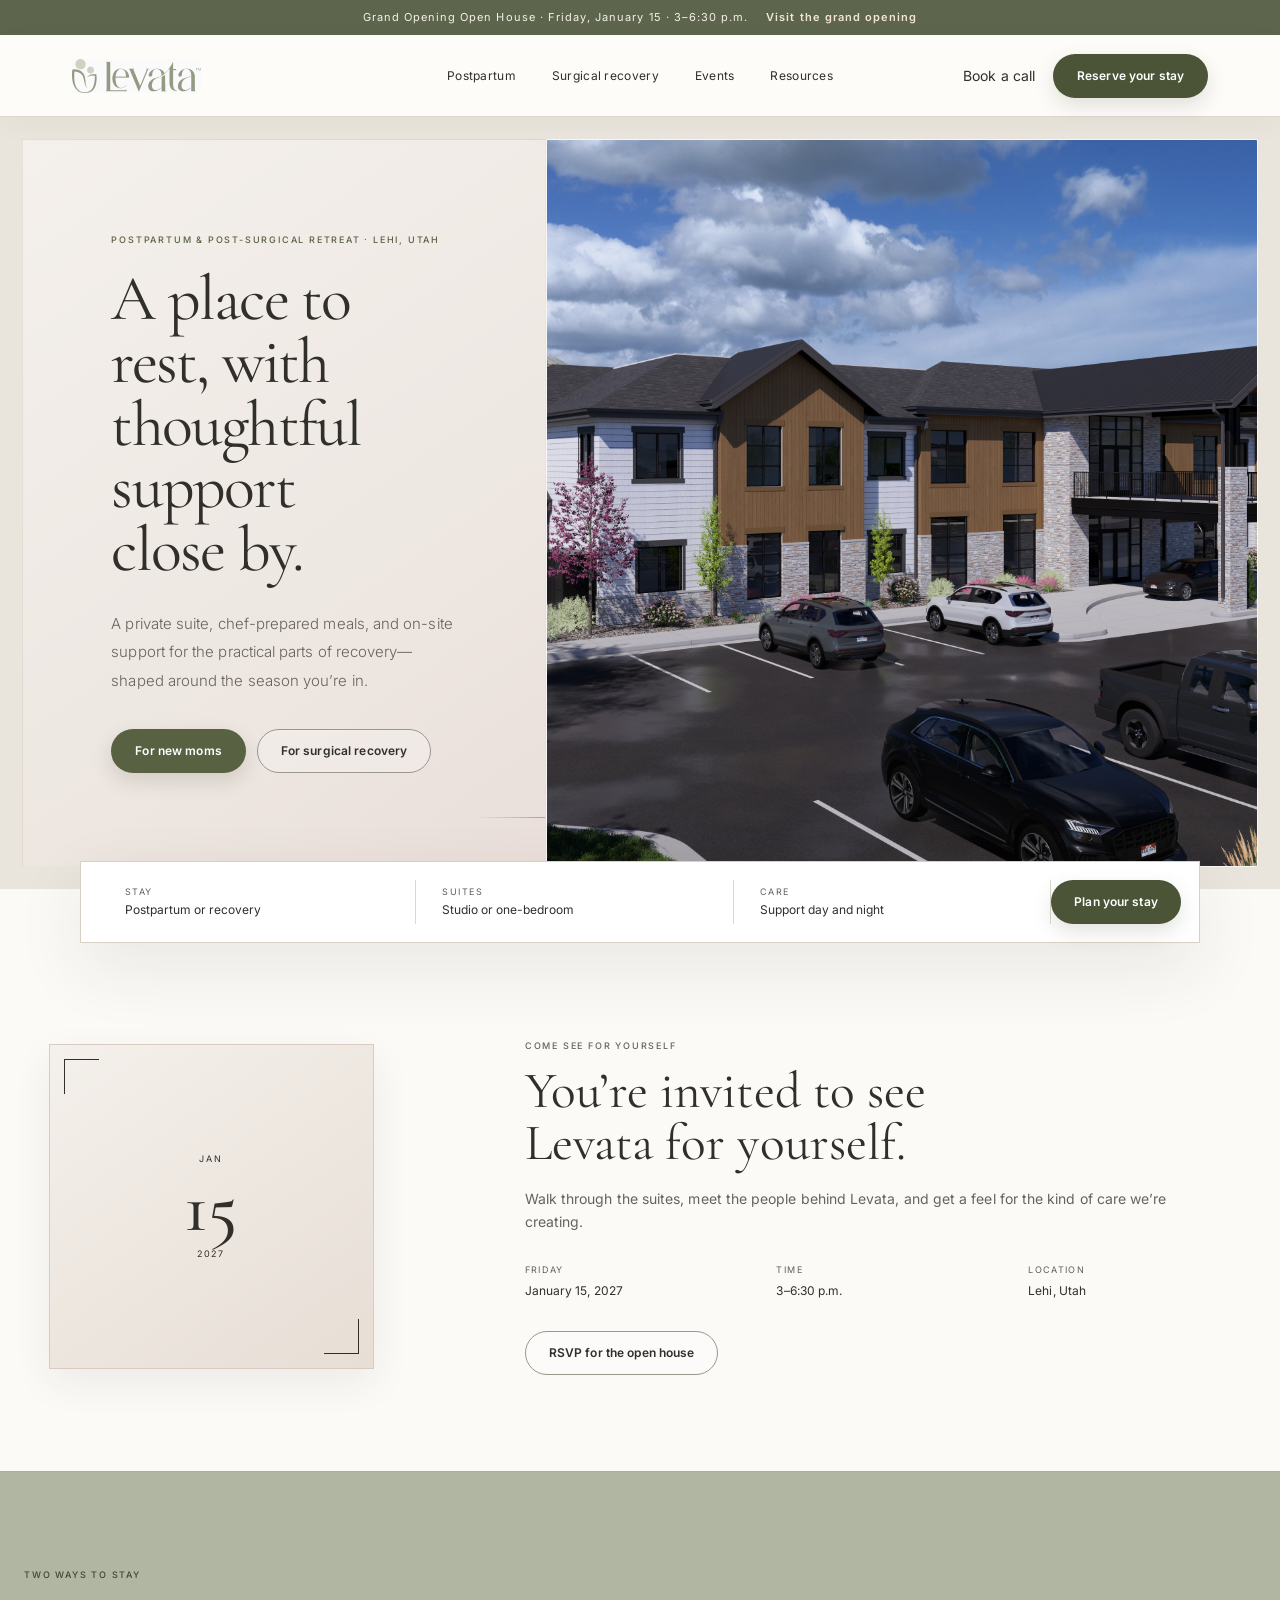
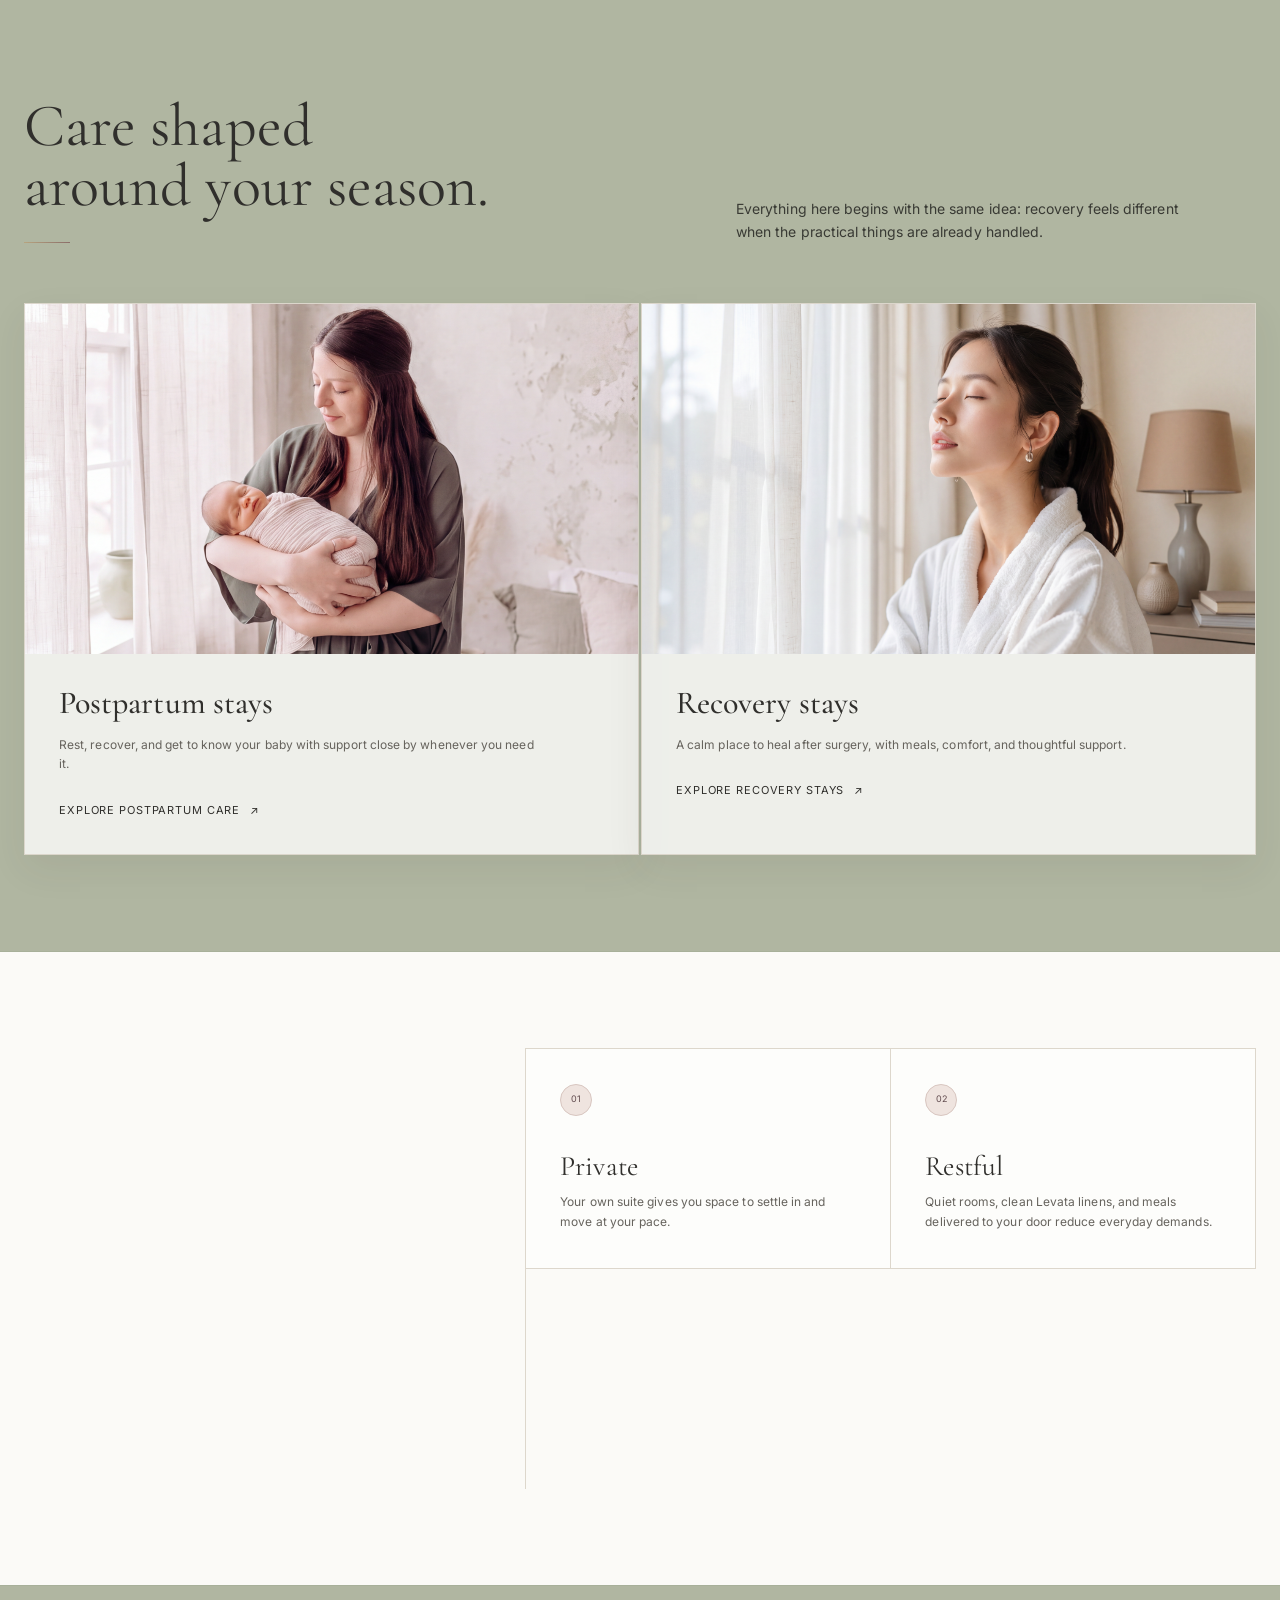
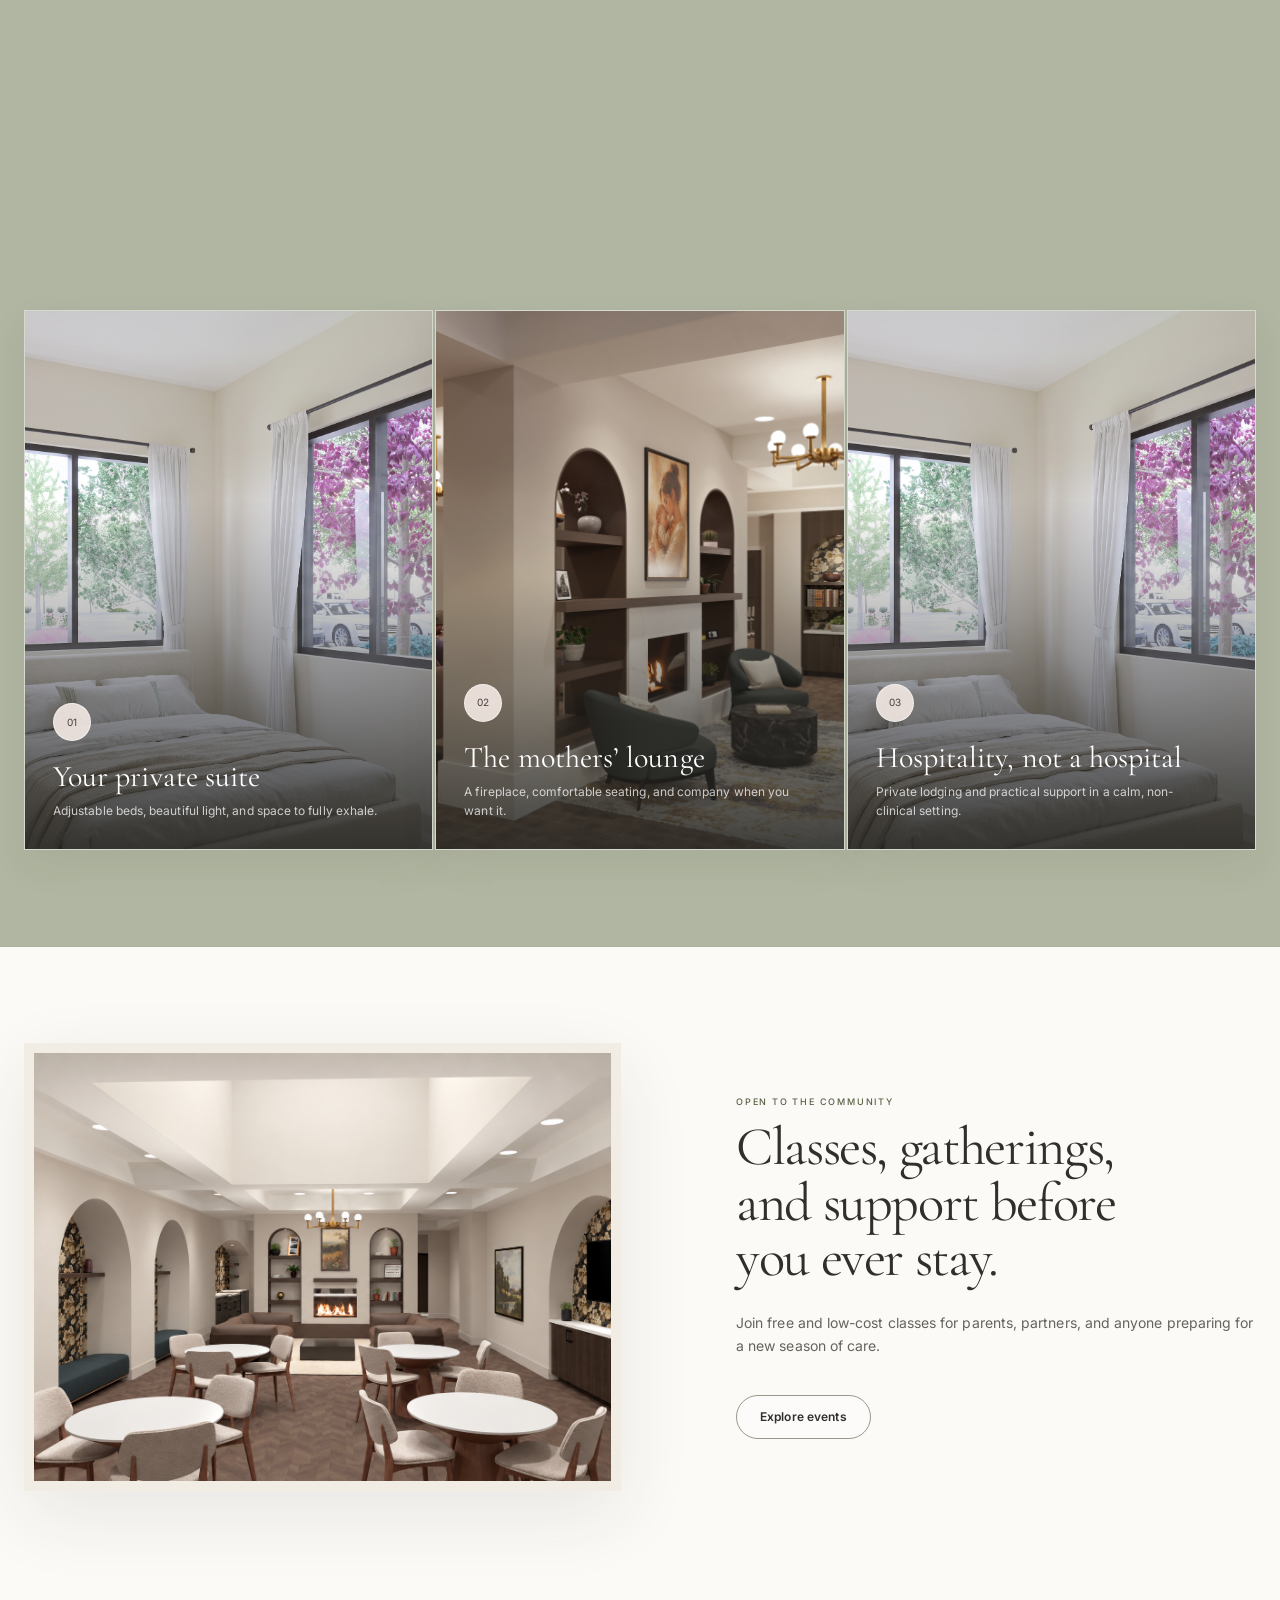
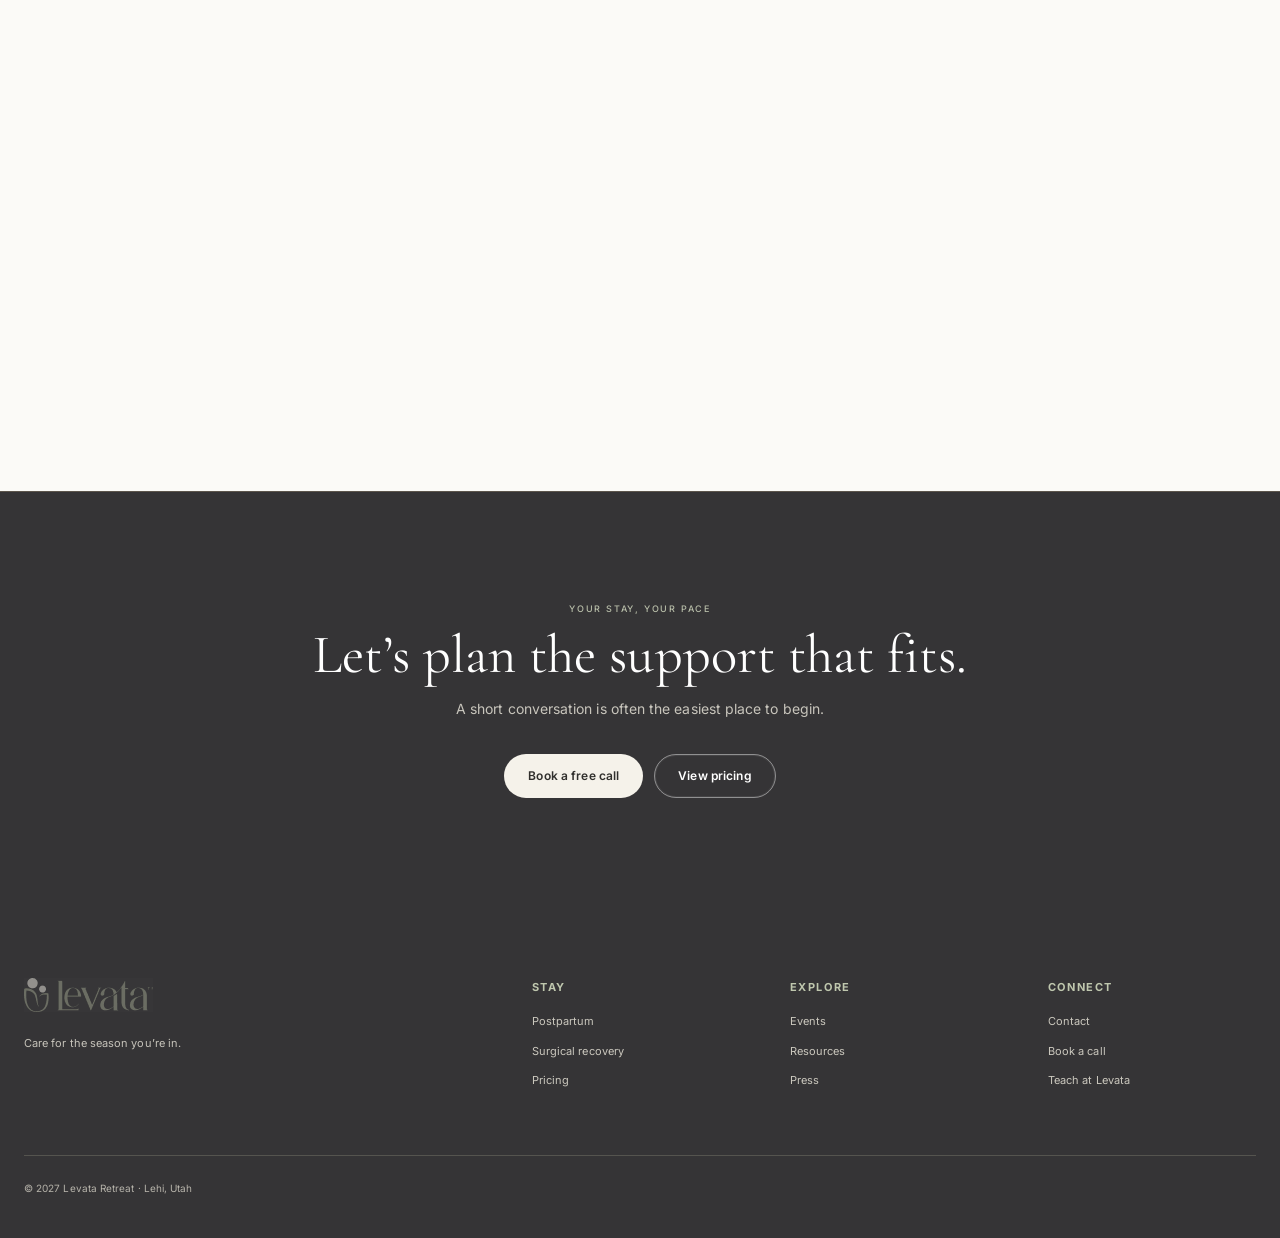
<file: index.html>
<!doctype html>
<html lang="en">
  <head>
    <meta charset="UTF-8" />
    <meta name="viewport" content="width=device-width, initial-scale=1.0" />
    <meta name="theme-color" content="#faf9f6" />
    <title>Levata Retreat — Rest and Recovery</title>
    <meta name="description" content="A restorative retreat for postpartum and post-surgical care in Lehi, Utah." />
    <link rel="preconnect" href="https://fonts.googleapis.com" />
    <link rel="preconnect" href="https://fonts.gstatic.com" crossorigin />
    <link href="https://fonts.googleapis.com/css2?family=Cormorant+Garamond:wght@400;500&family=Inter:wght@400;500;600&display=swap" rel="stylesheet" />
    <link rel="stylesheet" href="styles.css?v=32" />
    <script src="script.js?v=6" defer></script>
  </head>
  <body>
    <div class="announcement">
      <span>Grand Opening Open House · Friday, January 15 · 3–6:30 p.m.</span>
      <a class="text-link" href="grand-opening.html">Visit the grand opening</a>
    </div>

    <header class="site-header">
      <a class="brand" href="index.html" aria-label="Levata home"><img src="assets/logo-dark.png" alt="Levata" /></a>
      <nav class="nav" aria-label="Primary navigation">
        <a href="postpartum.html">Postpartum</a>
        <a href="surgical-recovery.html">Surgical recovery</a>
        <a href="events.html">Events</a>
        <a href="resources.html">Resources</a>
        <a class="mobile-nav-action" href="concierge.html">Book a call</a>
        <button class="button button-dark stay-picker-trigger mobile-nav-action" type="button">Reserve your stay</button>
      </nav>
      <div class="header-actions">
        <a class="text-link" href="concierge.html">Book a call</a>
        <button class="button button-dark stay-picker-trigger" type="button">Reserve your stay</button>
      </div>
      <button class="menu-button" aria-label="Toggle menu" aria-expanded="false"><span></span><span></span><span></span></button>
    </header>

    <dialog class="stay-picker-modal" id="stay-picker-modal" aria-labelledby="stay-picker-title">
      <button class="close stay-picker-close" type="button" aria-label="Close stay options">×</button>
      <p class="eyebrow">Reserve your stay</p>
      <h2 id="stay-picker-title">What kind of stay are you planning?</h2>
      <p>Choose your path to see the rooms designed for your recovery, or talk through the details with our concierge.</p>
      <div class="stay-picker-options">
        <a class="stay-picker-option" href="postpartum.html#postpartum-rooms" data-cloudbeds-stay="postpartum"><small>For new mothers</small><strong>Postpartum stay</strong><span>View postpartum rooms →</span></a>
        <a class="stay-picker-option" href="surgical-recovery.html#surgical-rooms" data-cloudbeds-stay="surgical"><small>For recovery after surgery</small><strong>Surgical aftercare</strong><span>View recovery rooms →</span></a>
        <a class="stay-picker-option stay-picker-option--concierge" href="concierge.html"><small>Not sure where to begin?</small><strong>Talk to a concierge</strong><span>Plan your stay together →</span></a>
      </div>
    </dialog>

    <main id="top">
      <section class="hero">
        <div class="hero-copy">
          <p class="eyebrow">Postpartum &amp; post-surgical retreat · Lehi, Utah</p>
          <h1>A place to rest, with thoughtful support close by.</h1>
          <p class="lede">A private suite, chef-prepared meals, and on-site support for the practical parts of recovery—shaped around the season you’re in.</p>
          <div class="button-row">
            <a class="button button-olive" href="postpartum.html">For new moms</a>
            <a class="button button-outline" href="surgical-recovery.html">For surgical recovery</a>
          </div>
        </div>
        <div class="hero-image"><img src="assets/hero-exterior.png" alt="Levata retreat exterior in Lehi, Utah" /></div>
      </section>

      <section class="stay-planner" aria-label="Plan your stay">
        <button class="planner-field booking-trigger"><small>Stay</small><span>Postpartum or recovery</span></button>
        <button class="planner-field booking-trigger"><small>Suites</small><span>Studio or one-bedroom</span></button>
        <button class="planner-field booking-trigger"><small>Care</small><span>Support day and night</span></button>
        <button class="button button-dark booking-trigger">Plan your stay</button>
      </section>

      <section class="invitation section-pad reveal">
        <div class="date-card"><span>JAN</span><strong>15</strong><span>2027</span></div>
        <div class="invitation-copy">
          <p class="eyebrow">Come see for yourself</p>
          <h2>You’re invited to see Levata for yourself.</h2>
          <p>Walk through the suites, meet the people behind Levata, and get a feel for the kind of care we’re creating.</p>
          <dl>
            <div><dt>Friday</dt><dd>January 15, 2027</dd></div>
            <div><dt>Time</dt><dd>3–6:30 p.m.</dd></div>
            <div><dt>Location</dt><dd>Lehi, Utah</dd></div>
          </dl>
          <button class="button button-outline" data-modal-open>RSVP for the open house</button>
        </div>
      </section>

      <section class="stays section-pad" id="stays">
        <div class="section-heading reveal">
          <p class="eyebrow">Two ways to stay</p>
          <h2>Care shaped around your season.</h2>
          <p>Everything here begins with the same idea: recovery feels different when the practical things are already handled.</p>
        </div>
        <div class="stay-grid">
          <article class="stay-card reveal">
            <img src="assets/stay-postpartum.png" alt="A mother resting with her newborn" />
            <div class="card-copy"><h3>Postpartum stays</h3><p>Rest, recover, and get to know your baby with support close by whenever you need it.</p><a href="postpartum.html">Explore postpartum care <span>↗</span></a></div>
          </article>
          <article class="stay-card reveal">
            <img src="assets/stay-recovery.png" alt="A woman resting comfortably by a window" />
            <div class="card-copy"><h3>Recovery stays</h3><p>A calm place to heal after surgery, with meals, comfort, and thoughtful support.</p><a href="surgical-recovery.html">Explore recovery stays <span>↗</span></a></div>
          </article>
        </div>
      </section>

      <section class="care section-pad" id="care">
        <div class="care-intro reveal">
          <p class="eyebrow">What it feels like</p>
          <h2>Private. Restful.<br />Supported.<br />Considered.</h2>
          <p>Whether you are arriving after birth or surgery, Levata offers calm surroundings, nourishing meals, and practical support without blurring the boundaries of your medical care.</p>
        </div>
        <div class="care-grid">
          <article class="reveal"><span>01</span><h3>Private</h3><p>Your own suite gives you space to settle in and move at your pace.</p></article>
          <article class="reveal"><span>02</span><h3>Restful</h3><p>Quiet rooms, clean Levata linens, and meals delivered to your door reduce everyday demands.</p></article>
          <article class="reveal"><span>03</span><h3>Supported</h3><p>On-site staff and shared Recovery Care Specialists respond to practical requests.</p></article>
          <article class="reveal"><span>04</span><h3>Considered</h3><p>Choose privacy when you need it, with welcoming shared spaces nearby.</p></article>
        </div>
      </section>

      <section class="spaces section-pad" id="spaces">
        <div class="spaces-heading reveal"><div><p class="eyebrow">The spaces</p><h2>Designed from the inside out.</h2></div><p>Every room has been considered for comfort, ease, and the small moments that make a stay feel restorative.</p></div>
        <div class="space-grid">
          <article class="space-card reveal"><img src="assets/space-suite.png" alt="A calm private suite" /><div><span>01</span><h3>Your private suite</h3><p>Adjustable beds, beautiful light, and space to fully exhale.</p></div></article>
          <article class="space-card reveal"><img src="assets/space-lounge.png" alt="Levata mothers lounge" /><div><span>02</span><h3>The mothers’ lounge</h3><p>A fireplace, comfortable seating, and company when you want it.</p></div></article>
          <article class="space-card reveal"><img src="assets/surgical-hero.png" alt="A private Levata guest suite" /><div><span>03</span><h3>Hospitality, not a hospital</h3><p>Private lodging and practical support in a calm, non-clinical setting.</p></div></article>
        </div>
      </section>

      <section class="events section-pad reveal" id="events">
        <div class="events-image"><img src="assets/events.png" alt="A bright gathering room at Levata" /></div>
        <div class="events-copy"><p class="eyebrow">Open to the community</p><h2>Classes, gatherings, and support before you ever stay.</h2><p>Join free and low-cost classes for parents, partners, and anyone preparing for a new season of care.</p><a class="button button-outline" href="events.html">Explore events</a></div>
      </section>

      <section class="social-follow section-pad reveal" id="follow" aria-labelledby="social-title">
        <div class="social-panel">
          <div class="social-heading">
            <div><p class="eyebrow">Follow along</p><h2 id="social-title">@levata_retreat</h2><p>A look inside as we get ready to welcome our first guests.</p></div>
            <a class="button button-olive" href="https://www.instagram.com/levata_retreat/" target="_blank" rel="noreferrer">Follow on Instagram</a>
          </div>
          <div class="social-grid" aria-label="A glimpse inside Levata">
            <img src="assets/social-exterior.png" alt="The Levata retreat exterior" />
            <img src="assets/social-groundbreaking.png" alt="The Levata groundbreaking team" />
            <img src="assets/social-guidance.png" alt="Postpartum care guidance from Levata" />
            <img src="assets/social-mother-story.png" alt="A mother sharing her Levata story" />
            <img src="assets/social-rest-story.png" alt="A story about rest and recovery" />
            <img src="assets/social-aerial.png" alt="An aerial view of the Levata building" />
          </div>
        </div>
      </section>

      <section class="closing">
        <p class="eyebrow">Your stay, your pace</p>
        <h2>Let’s plan the support that fits.</h2>
        <p>A short conversation is often the easiest place to begin.</p>
        <div class="button-row"><a class="button button-light" href="concierge.html">Book a free call</a><a class="button button-outline-light" href="pricing.html">View pricing</a></div>
      </section>
    </main>

    <footer>
      <div><a class="brand brand-footer" href="index.html"><img src="assets/logo-footer.png" alt="Levata" /></a><p>Care for the season you’re in.</p></div>
      <div><h4>Stay</h4><a href="postpartum.html">Postpartum</a><a href="surgical-recovery.html">Surgical recovery</a><a href="pricing.html">Pricing</a></div>
      <div><h4>Explore</h4><a href="events.html">Events</a><a href="resources.html">Resources</a><a href="press.html">Press</a></div>
      <div><h4>Connect</h4><a href="contact.html">Contact</a><a href="concierge.html">Book a call</a><a href="host.html">Teach at Levata</a></div>
      <p class="copyright">© 2027 Levata Retreat · Lehi, Utah</p>
    </footer>

    <dialog class="modal" id="rsvp-modal">
      <button class="close" aria-label="Close RSVP form" data-modal-close>×</button>
      <p class="eyebrow">Grand opening open house</p><h2>Come see Levata.</h2><p>Friday, January 15 · 3–6:30 p.m. · Lehi, Utah</p>
      <form id="rsvp-form"><label>First name<input name="name" required autocomplete="given-name" /></label><label>Email address<input name="email" type="email" required autocomplete="email" /></label><button class="button button-olive" type="submit">Save my place</button></form>
    </dialog>

    <aside class="booking-drawer" aria-hidden="true">
      <button class="close drawer-close" aria-label="Close booking panel">×</button>
      <p class="eyebrow">Begin your stay</p><h2>What kind of support are you looking for?</h2>
      <div class="choice-grid"><button data-choice="Postpartum stay">Postpartum stay<small>Rest and support after birth</small></button><button data-choice="Surgical recovery">Surgical recovery<small>Comfort after a procedure</small></button><button data-choice="A conversation">A conversation<small>Help deciding what fits</small></button></div>
      <form id="booking-form"><input type="hidden" name="stay" /><label>Your email<input type="email" name="email" required placeholder="you@example.com" /></label><button class="button button-dark" type="submit" disabled>Continue</button></form>
    </aside>
    <div class="scrim"></div><div class="toast" role="status" aria-live="polite"></div>
  </body>
</html>
</file>
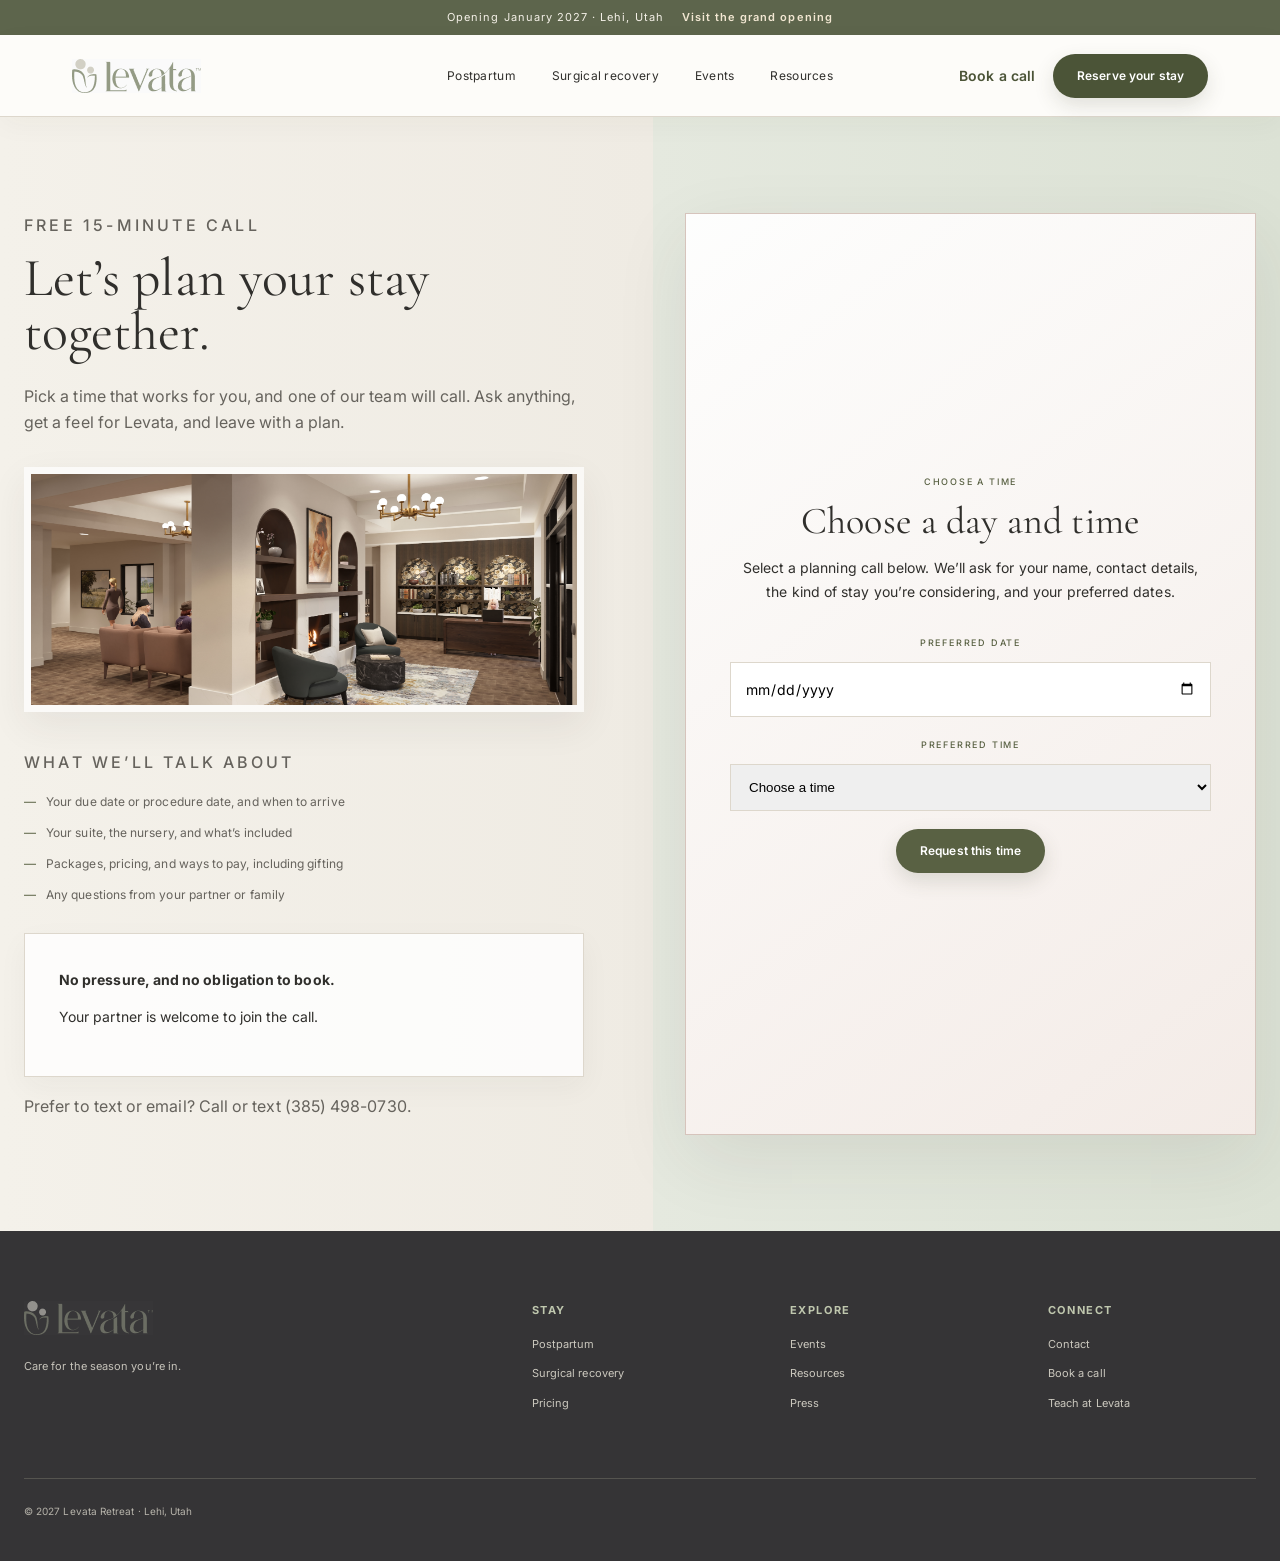
<file: concierge.html>
<!doctype html>
<html lang="en"><head><meta charset="UTF-8" /><meta name="viewport" content="width=device-width, initial-scale=1.0" /><title>Book a Call — Levata Retreat</title><meta name="description" content="Schedule a free 15-minute call with Levata to plan your stay." /><link rel="stylesheet" href="styles.css?v=32" /><script src="components.js?v=7" defer></script><script src="script.js?v=6" defer></script></head>
<body><levata-header active="concierge"></levata-header><main class="concierge-main"><div class="copy"><p class="eyebrow">Free 15-minute call</p><h1>Let’s plan your stay together.</h1><p>Pick a time that works for you, and one of our team will call. Ask anything, get a feel for Levata, and leave with a plan.</p><figure class="inline-photo"><img src="assets/space-lounge.png" alt="The welcoming lounge at Levata" /></figure><p class="eyebrow" style="margin-top:38px">What we’ll talk about</p><ul class="check-list"><li>Your due date or procedure date, and when to arrive</li><li>Your suite, the nursery, and what’s included</li><li>Packages, pricing, and ways to pay, including gifting</li><li>Any questions from your partner or family</li></ul><div class="panel" style="margin-top:28px"><strong>No pressure, and no obligation to book.</strong><p>Your partner is welcome to join the call.</p></div><p>Prefer to text or email? Call or text (385) 498-0730.</p></div><div class="calendar-embed"><div><p class="eyebrow">Choose a time</p><h2>Choose a day and time</h2><p>Select a planning call below. We’ll ask for your name, contact details, the kind of stay you’re considering, and your preferred dates.</p><form class="js-demo-form" style="margin-top:26px"><label class="eyebrow" for="call-date">Preferred date</label><input id="call-date" type="date" required style="width:100%;margin:10px 0 14px;padding:14px;border:1px solid var(--line)" /><label class="eyebrow" for="call-time">Preferred time</label><select id="call-time" required style="width:100%;margin:10px 0 18px;padding:14px;border:1px solid var(--line)"><option value="">Choose a time</option><option>9:00 a.m.</option><option>11:30 a.m.</option><option>2:00 p.m.</option><option>4:30 p.m.</option></select><button class="button button-olive" type="submit">Request this time</button></form></div></div></main><levata-footer></levata-footer></body></html>
</file>
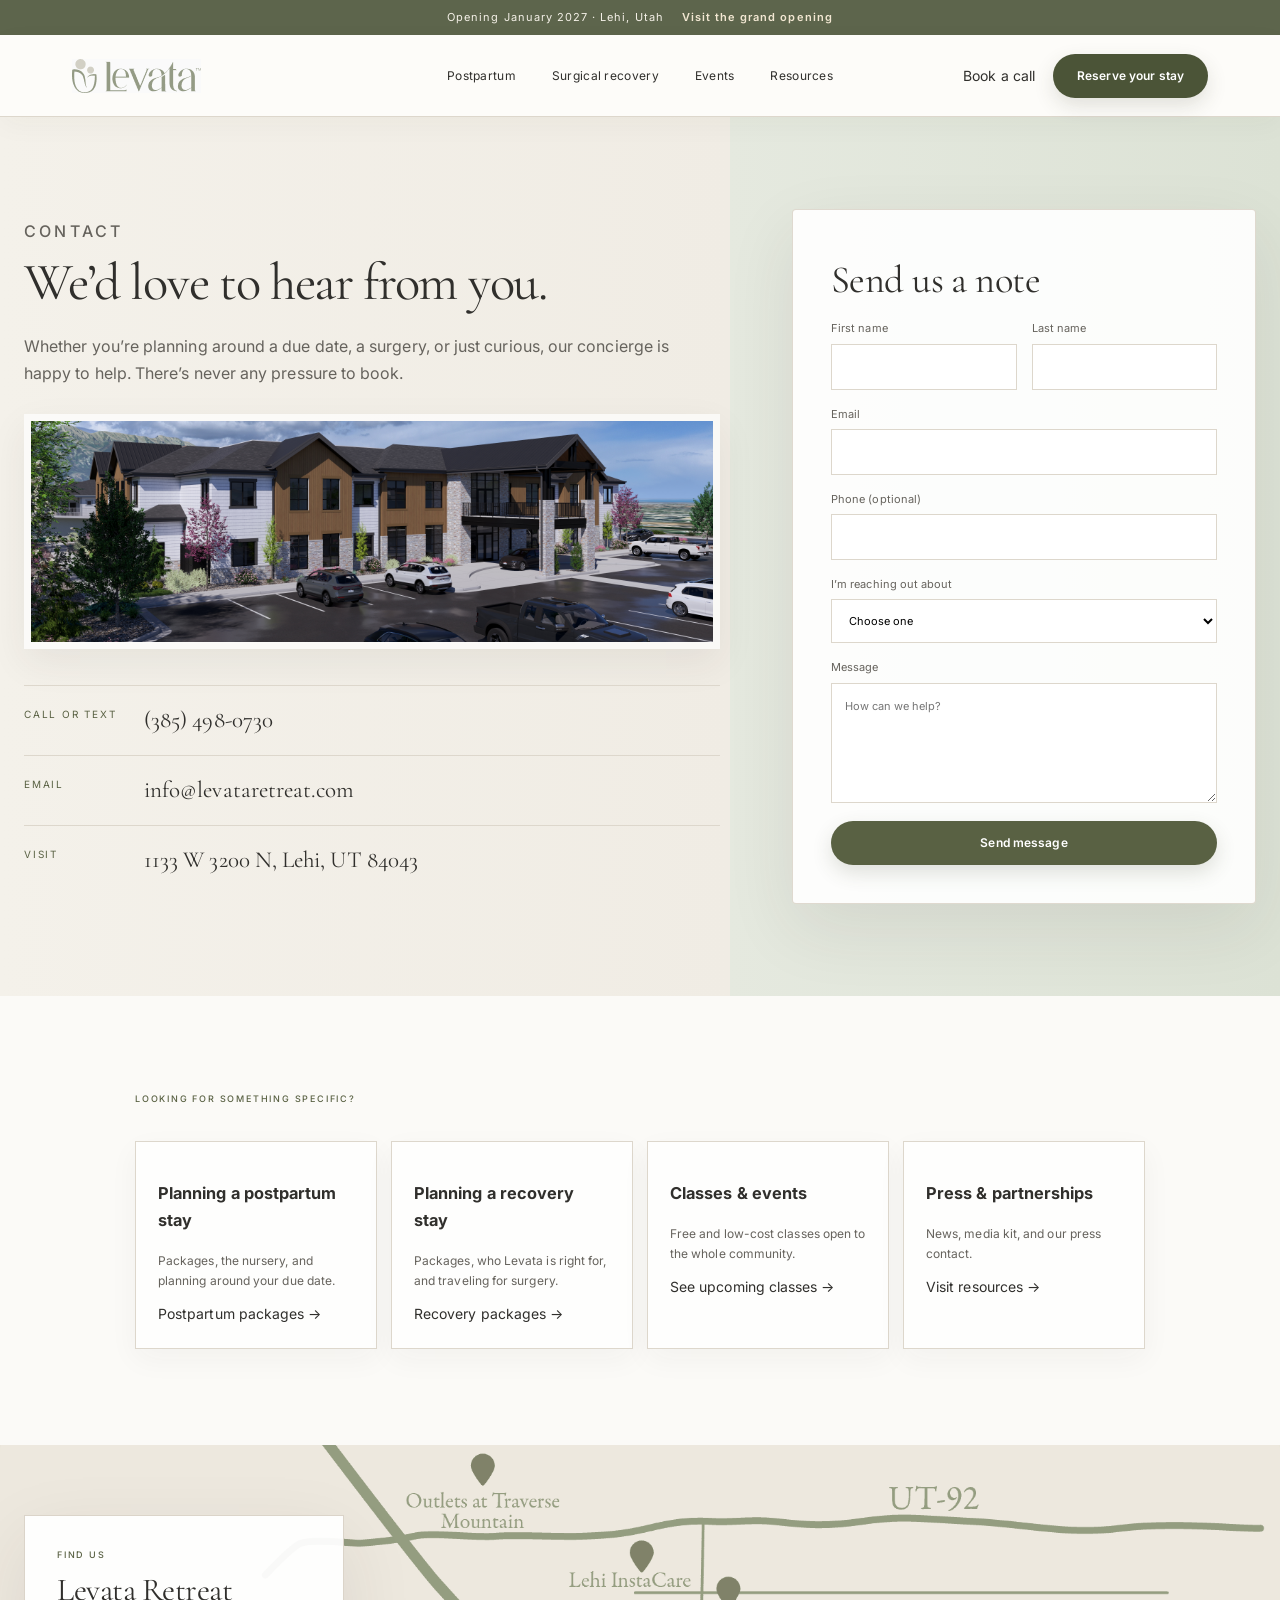
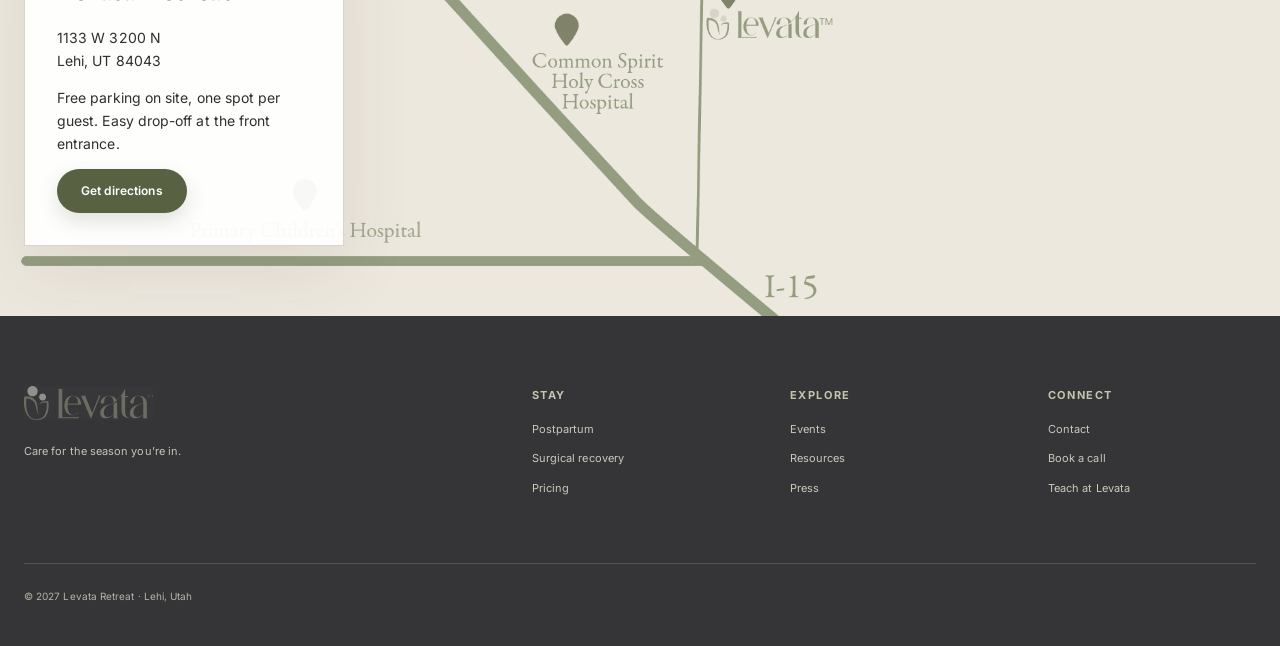
<file: contact.html>
<!doctype html>
<html lang="en"><head><meta charset="UTF-8" /><meta name="viewport" content="width=device-width, initial-scale=1.0" /><title>Contact Us — Levata Retreat</title><meta name="description" content="Contact Levata Retreat in Lehi, Utah." /><link rel="stylesheet" href="styles.css?v=32" /><script src="components.js?v=7" defer></script><script src="script.js?v=6" defer></script></head>
<body><levata-header></levata-header><main>
  <section class="contact-hero"><div class="contact-copy"><p class="eyebrow">Contact</p><h1>We’d love to hear from you.</h1><p>Whether you’re planning around a due date, a surgery, or just curious, our concierge is happy to help. There’s never any pressure to book.</p><figure class="inline-photo contact-photo"><img src="assets/hero-exterior.png" alt="The exterior of Levata Retreat in Lehi" /></figure><div class="contact-details"><div><span>Call or text</span><strong>(385) 498-0730</strong></div><div><span>Email</span><strong>info@levataretreat.com</strong></div><div><span>Visit</span><strong>1133 W 3200 N, Lehi, UT 84043</strong></div></div></div><form class="form-card js-demo-form"><h2>Send us a note</h2><div class="form-grid"><label>First name<input required autocomplete="given-name" /></label><label>Last name<input required autocomplete="family-name" /></label><label class="full">Email<input type="email" required autocomplete="email" /></label><label class="full">Phone (optional)<input type="tel" autocomplete="tel" /></label><label class="full">I’m reaching out about<select required><option value="">Choose one</option><option>Postpartum stay</option><option>Surgical recovery stay</option><option>Gifting a stay</option><option>Classes &amp; events</option><option>Partnerships</option></select></label><label class="full">Message<textarea required placeholder="How can we help?"></textarea></label></div><button class="button button-olive" type="submit">Send message</button></form></section>
  <section class="content-section"><div class="content-wrap"><p class="eyebrow">Looking for something specific?</p><div class="partner-grid"><article class="note-card"><h3>Planning a postpartum stay</h3><p>Packages, the nursery, and planning around your due date.</p><a href="postpartum.html">Postpartum packages →</a></article><article class="note-card"><h3>Planning a recovery stay</h3><p>Packages, who Levata is right for, and traveling for surgery.</p><a href="surgical-recovery.html">Recovery packages →</a></article><article class="note-card"><h3>Classes &amp; events</h3><p>Free and low-cost classes open to the whole community.</p><a href="events.html">See upcoming classes →</a></article><article class="note-card"><h3>Press &amp; partnerships</h3><p>News, media kit, and our press contact.</p><a href="resources.html">Visit resources →</a></article></div></div></section>
  <section class="map-section" style="background-image:url('assets/contact-map.png')"><div class="map-card"><p class="eyebrow">Find us</p><h2>Levata Retreat</h2><p>1133 W 3200 N<br />Lehi, UT 84043</p><p>Free parking on site, one spot per guest. Easy drop-off at the front entrance.</p><a class="button button-olive" href="https://maps.google.com/?q=1133+W+3200+N+Lehi+UT+84043">Get directions</a></div></section>
</main><levata-footer></levata-footer></body></html>
</file>
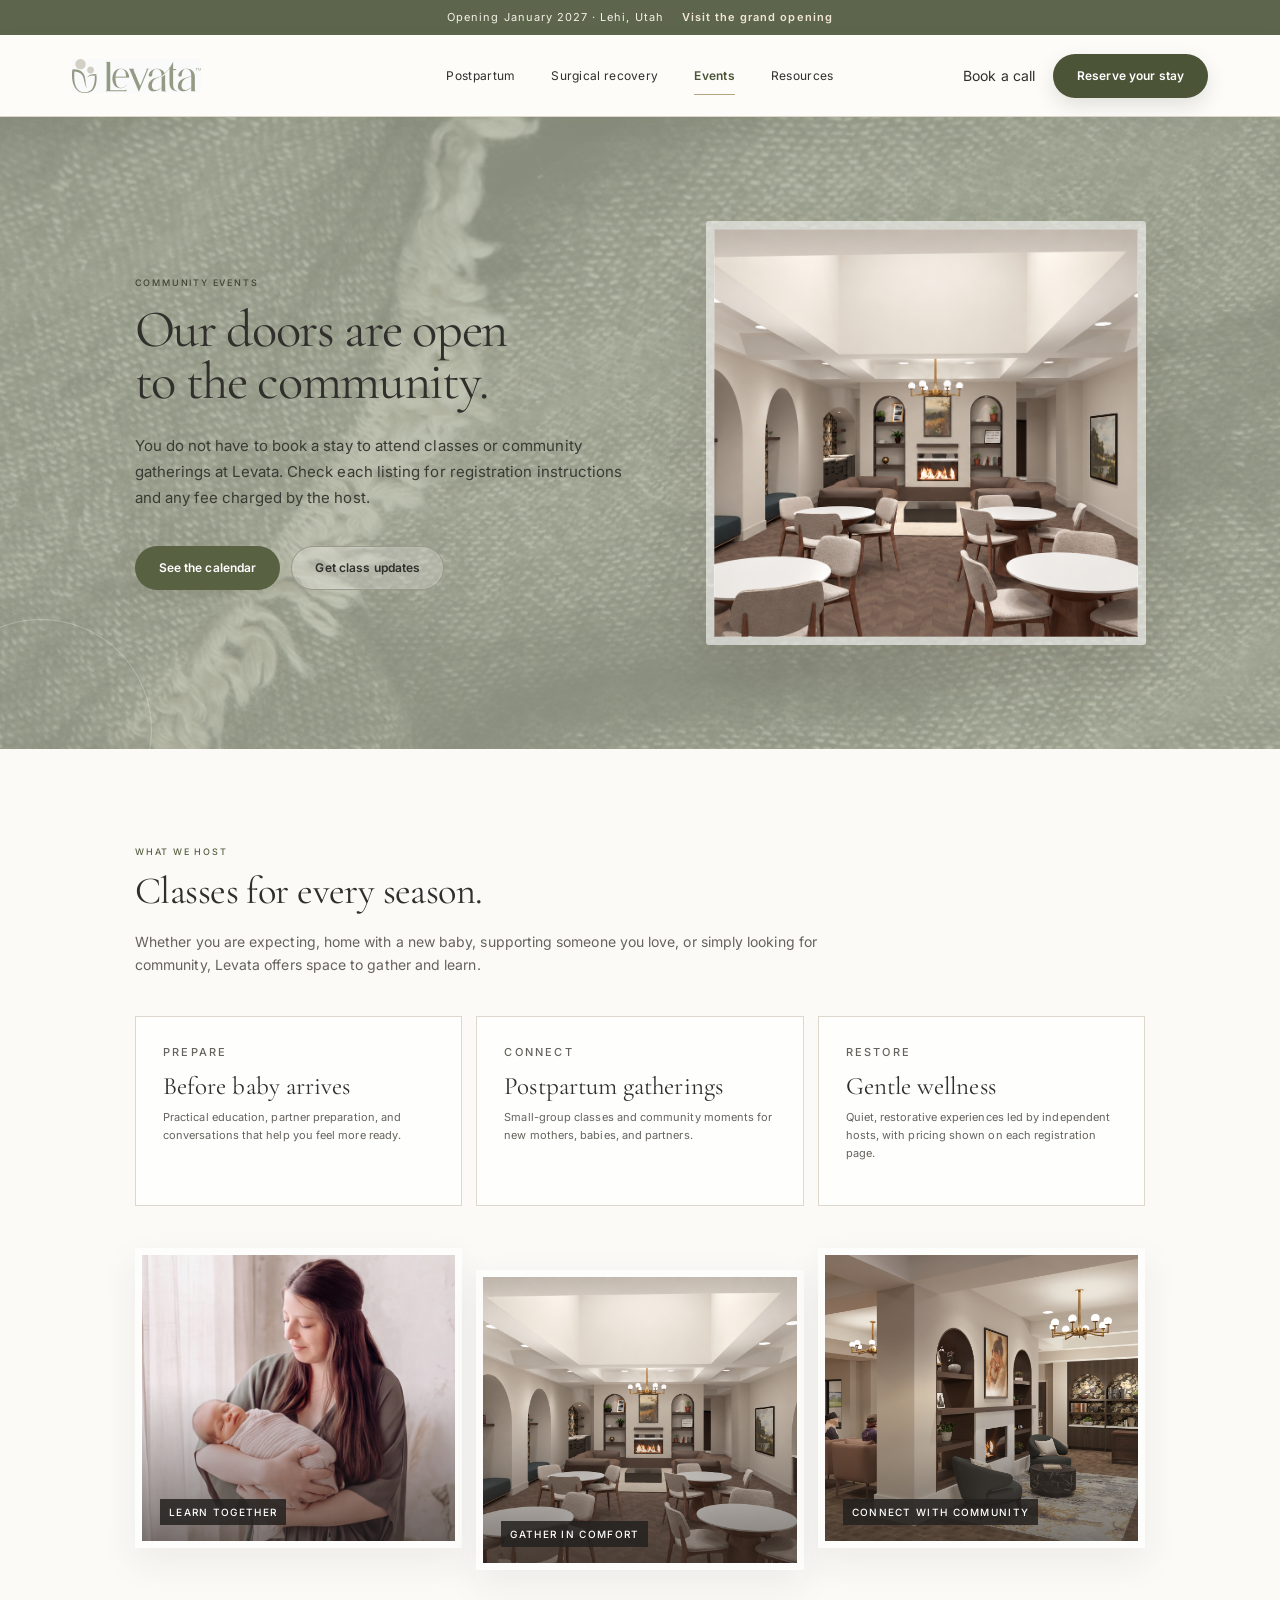
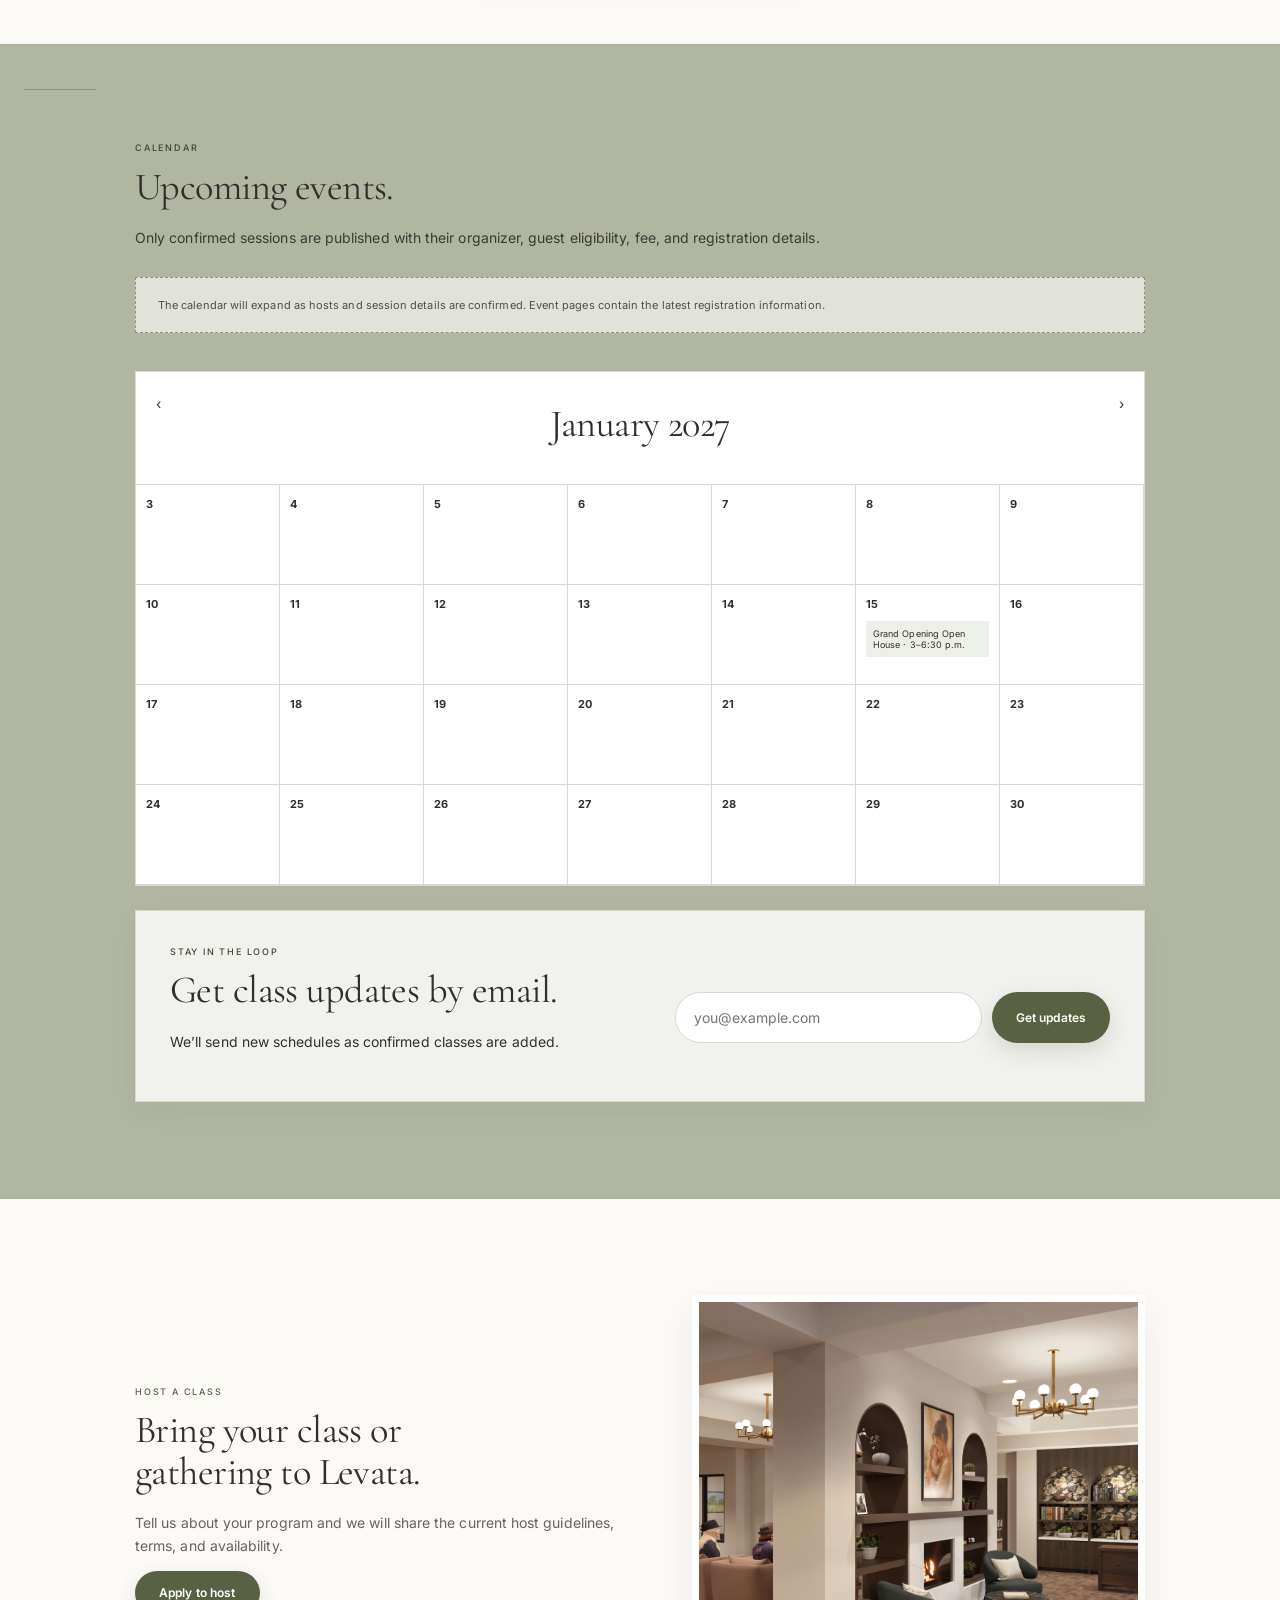
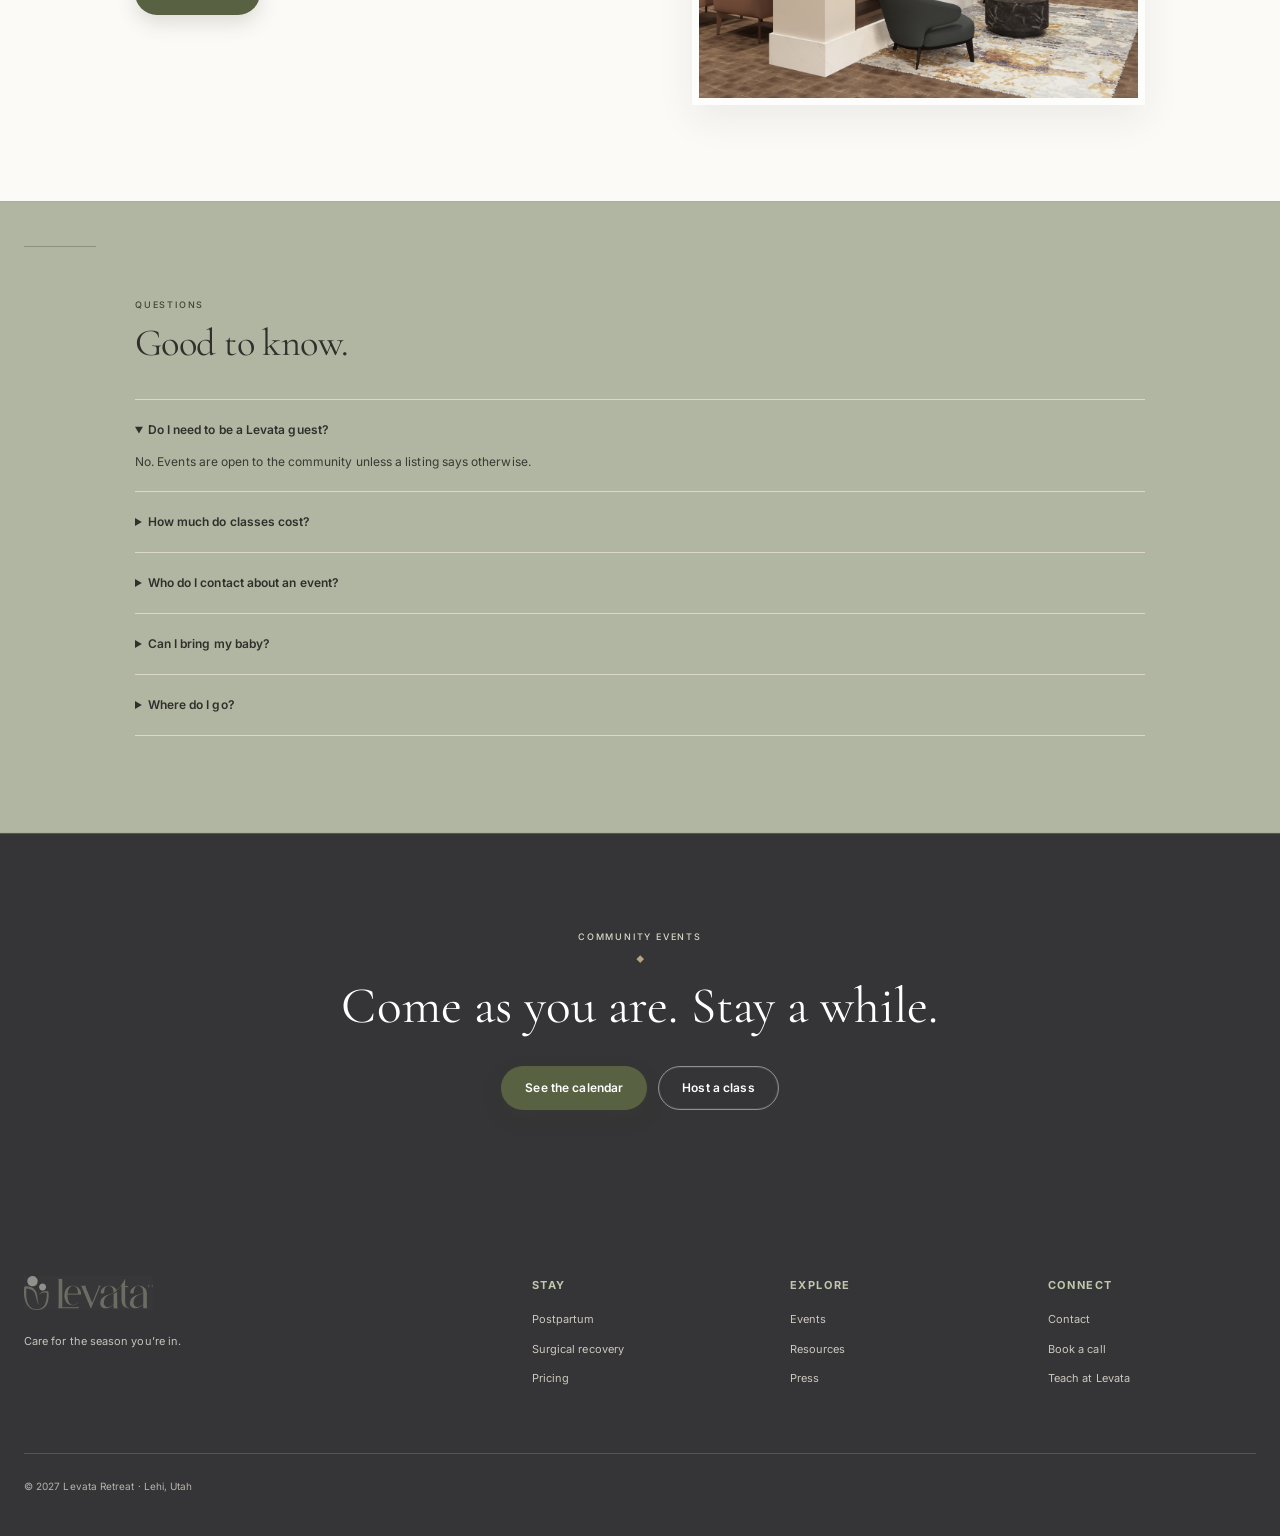
<file: events.html>
<!doctype html>
<html lang="en"><head><meta charset="UTF-8" /><meta name="viewport" content="width=device-width, initial-scale=1.0" /><title>Community Events — Levata Retreat</title><meta name="description" content="Classes and community gatherings at Levata Retreat in Lehi, Utah." /><link rel="stylesheet" href="styles.css?v=32" /><script src="components.js?v=7" defer></script><script src="script.js?v=6" defer></script></head>
<body class="theme-events"><levata-header active="events"></levata-header><main>
  <section class="page-hero fabric-hero fabric-hero--sage"><div><p class="eyebrow">Community events</p><h1>Our doors are open to the community.</h1><p>You do not have to book a stay to attend classes or community gatherings at Levata. Check each listing for registration instructions and any fee charged by the host.</p><div class="button-row"><a class="button button-olive" href="#calendar">See the calendar</a><a class="button button-outline" href="#updates">Get class updates</a></div></div><div class="page-hero-media"><img src="assets/events-hero.png" alt="The welcoming Levata events lounge" /></div></section>
  <section class="content-section"><div class="content-wrap"><p class="eyebrow">What we host</p><h2>Classes for every season.</h2><p class="intro">Whether you are expecting, home with a new baby, supporting someone you love, or simply looking for community, Levata offers space to gather and learn.</p><div class="event-card-grid"><article class="event-card"><p class="eyebrow">Prepare</p><h3>Before baby arrives</h3><p>Practical education, partner preparation, and conversations that help you feel more ready.</p></article><article class="event-card"><p class="eyebrow">Connect</p><h3>Postpartum gatherings</h3><p>Small-group classes and community moments for new mothers, babies, and partners.</p></article><article class="event-card"><p class="eyebrow">Restore</p><h3>Gentle wellness</h3><p>Quiet, restorative experiences led by independent hosts, with pricing shown on each registration page.</p></article></div><div class="image-triptych image-triptych--editorial"><figure><img src="assets/postpartum-gallery-mother.png" alt="A mother and baby resting together" /><figcaption>Learn together</figcaption></figure><figure><img src="assets/events-hero.png" alt="The gathering room at Levata" /><figcaption>Gather in comfort</figcaption></figure><figure><img src="assets/space-lounge.png" alt="A welcoming Levata lounge" /><figcaption>Connect with community</figcaption></figure></div></div></section>
  <section class="content-section tinted" id="calendar"><div class="content-wrap"><p class="eyebrow">Calendar</p><h2>Upcoming events.</h2><p class="intro">Only confirmed sessions are published with their organizer, guest eligibility, fee, and registration details.</p><p class="notice">The calendar will expand as hosts and session details are confirmed. Event pages contain the latest registration information.</p><div class="calendar-shell"><div class="calendar-head"><span>‹</span><strong class="calendar-title">January 2027</strong><span>›</span></div><div class="calendar-grid"><div><strong>3</strong></div><div><strong>4</strong></div><div><strong>5</strong></div><div><strong>6</strong></div><div><strong>7</strong></div><div><strong>8</strong></div><div><strong>9</strong></div><div><strong>10</strong></div><div><strong>11</strong></div><div><strong>12</strong></div><div><strong>13</strong></div><div><strong>14</strong></div><div><strong>15</strong><a class="calendar-event" href="grand-opening.html">Grand Opening Open House · 3–6:30 p.m.</a></div><div><strong>16</strong></div><div><strong>17</strong></div><div><strong>18</strong></div><div><strong>19</strong></div><div><strong>20</strong></div><div><strong>21</strong></div><div><strong>22</strong></div><div><strong>23</strong></div><div><strong>24</strong></div><div><strong>25</strong></div><div><strong>26</strong></div><div><strong>27</strong></div><div><strong>28</strong></div><div><strong>29</strong></div><div><strong>30</strong></div></div></div><div class="panel split" id="updates" style="margin-top:24px"><div><p class="eyebrow">Stay in the loop</p><h2>Get class updates by email.</h2><p>We’ll send new schedules as confirmed classes are added.</p></div><form class="signup js-demo-form"><input type="email" required placeholder="you@example.com" aria-label="Email address" /><button class="button button-olive" type="submit">Get updates</button></form></div></div></section>
  <section class="content-section"><div class="content-wrap visual-split"><div><p class="eyebrow">Host a class</p><h2>Bring your class or gathering to Levata.</h2><p class="intro">Tell us about your program and we will share the current host guidelines, terms, and availability.</p><a class="button button-olive" href="host.html">Apply to host</a></div><figure class="inline-visual"><img src="assets/space-lounge.png" alt="A welcoming lounge for community gatherings" /></figure></div></section>
  <section class="content-section tinted"><div class="content-wrap"><p class="eyebrow">Questions</p><h2>Good to know.</h2><div class="faq"><details open><summary>Do I need to be a Levata guest?</summary><p>No. Events are open to the community unless a listing says otherwise.</p></details><details><summary>How much do classes cost?</summary><p>Select activities may be complimentary for overnight guests. Independent presenters set their own registration prices.</p></details><details><summary>Who do I contact about an event?</summary><p>Use the registration link on the event listing to reach the organizer directly.</p></details><details><summary>Can I bring my baby?</summary><p>Guest eligibility varies by event. Check each confirmed listing for details before registering.</p></details><details><summary>Where do I go?</summary><p>Levata Retreat, 1133 W 3200 N, Lehi, UT 84043. Free parking is available.</p></details></div></div></section>
  <section class="page-cta"><p class="eyebrow">Community events</p><h2>Come as you are. Stay a while.</h2><div class="button-row"><a class="button button-olive" href="#calendar">See the calendar</a><a class="button button-outline-light" href="host.html">Host a class</a></div></section>
</main><levata-footer></levata-footer></body></html>
</file>
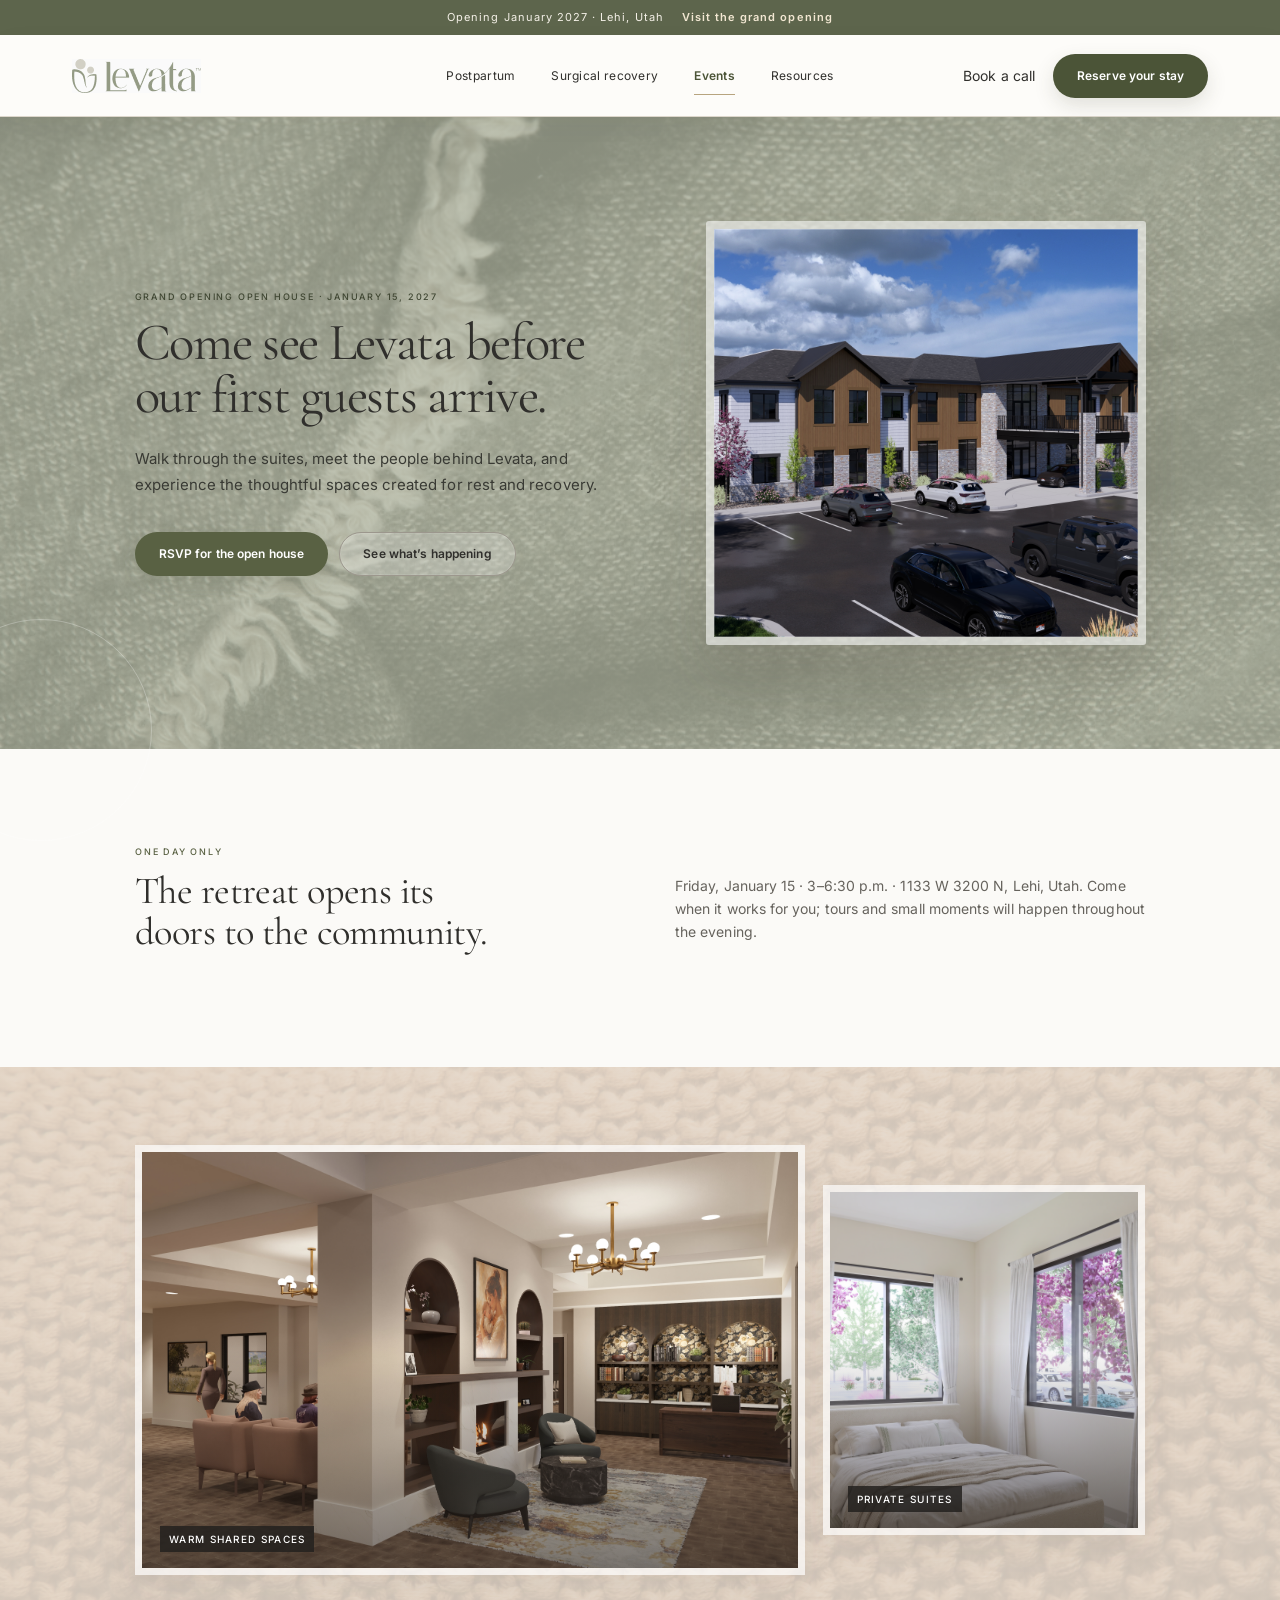
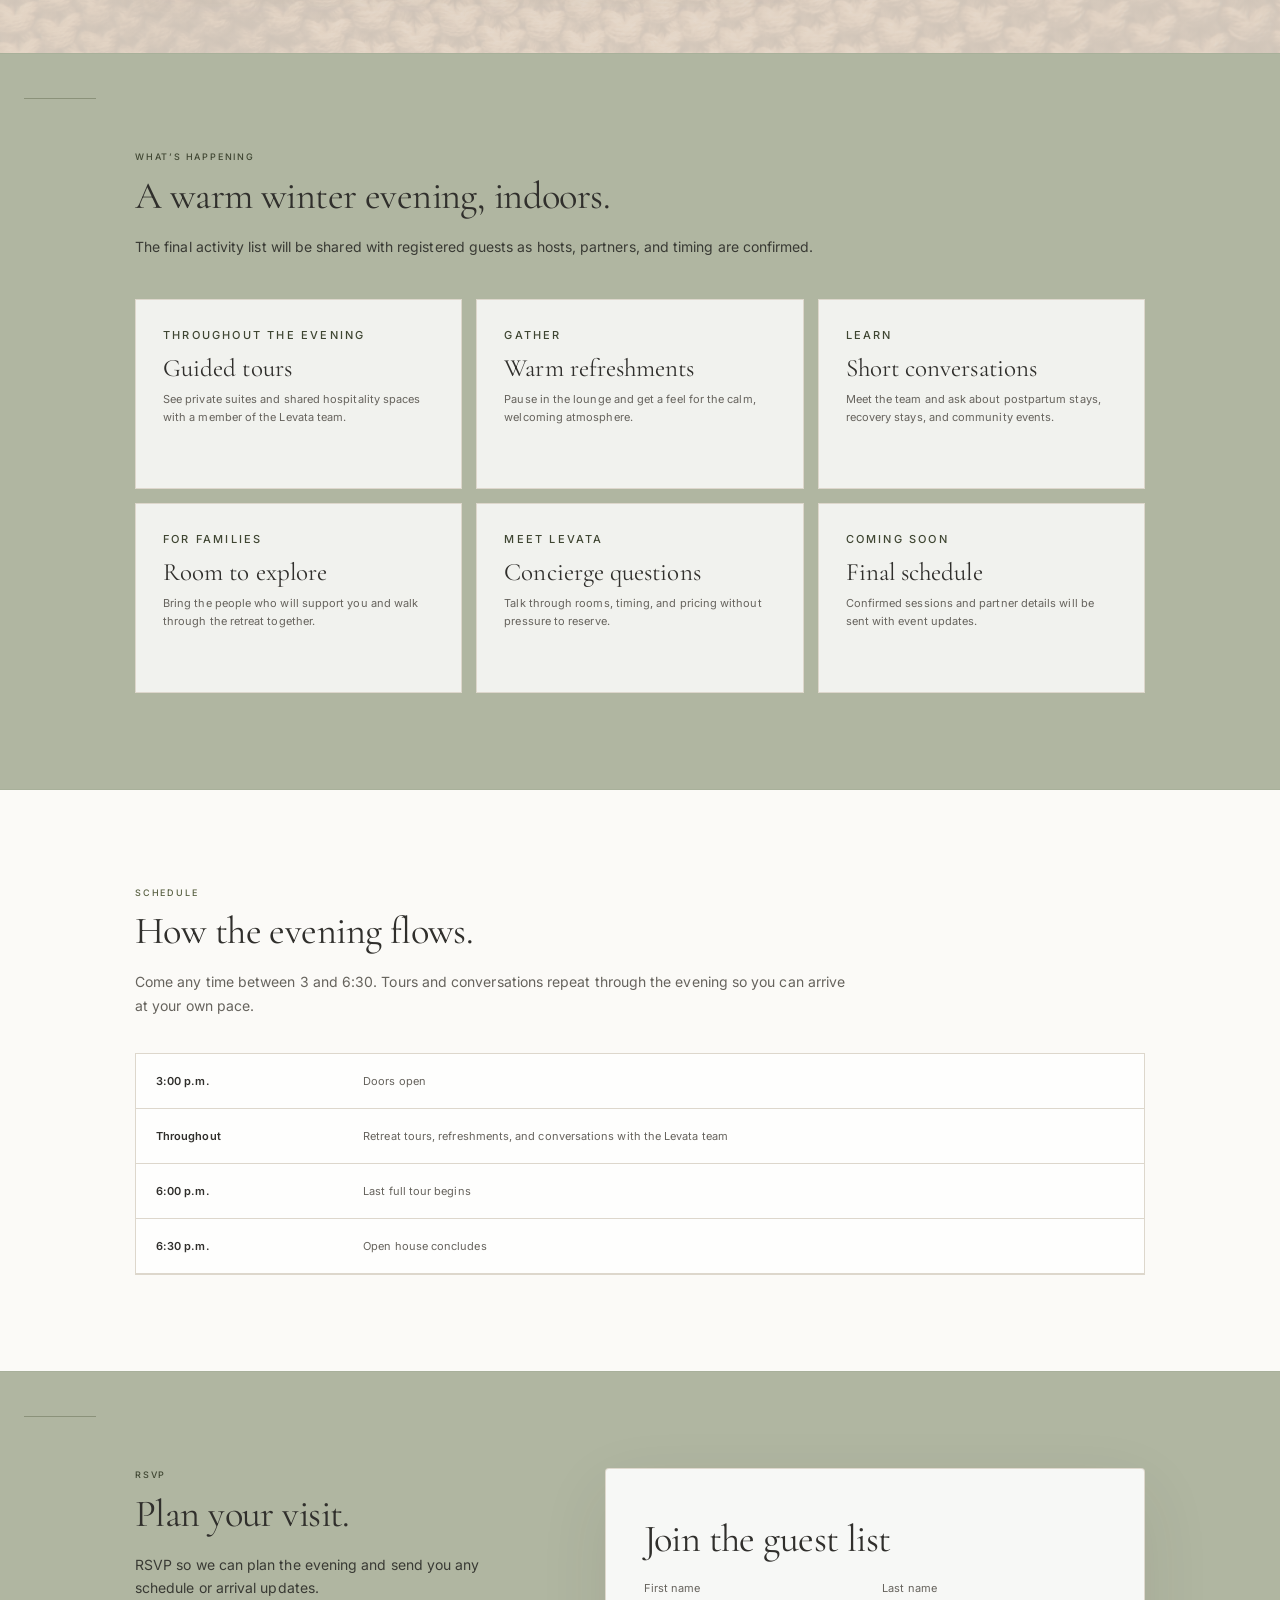
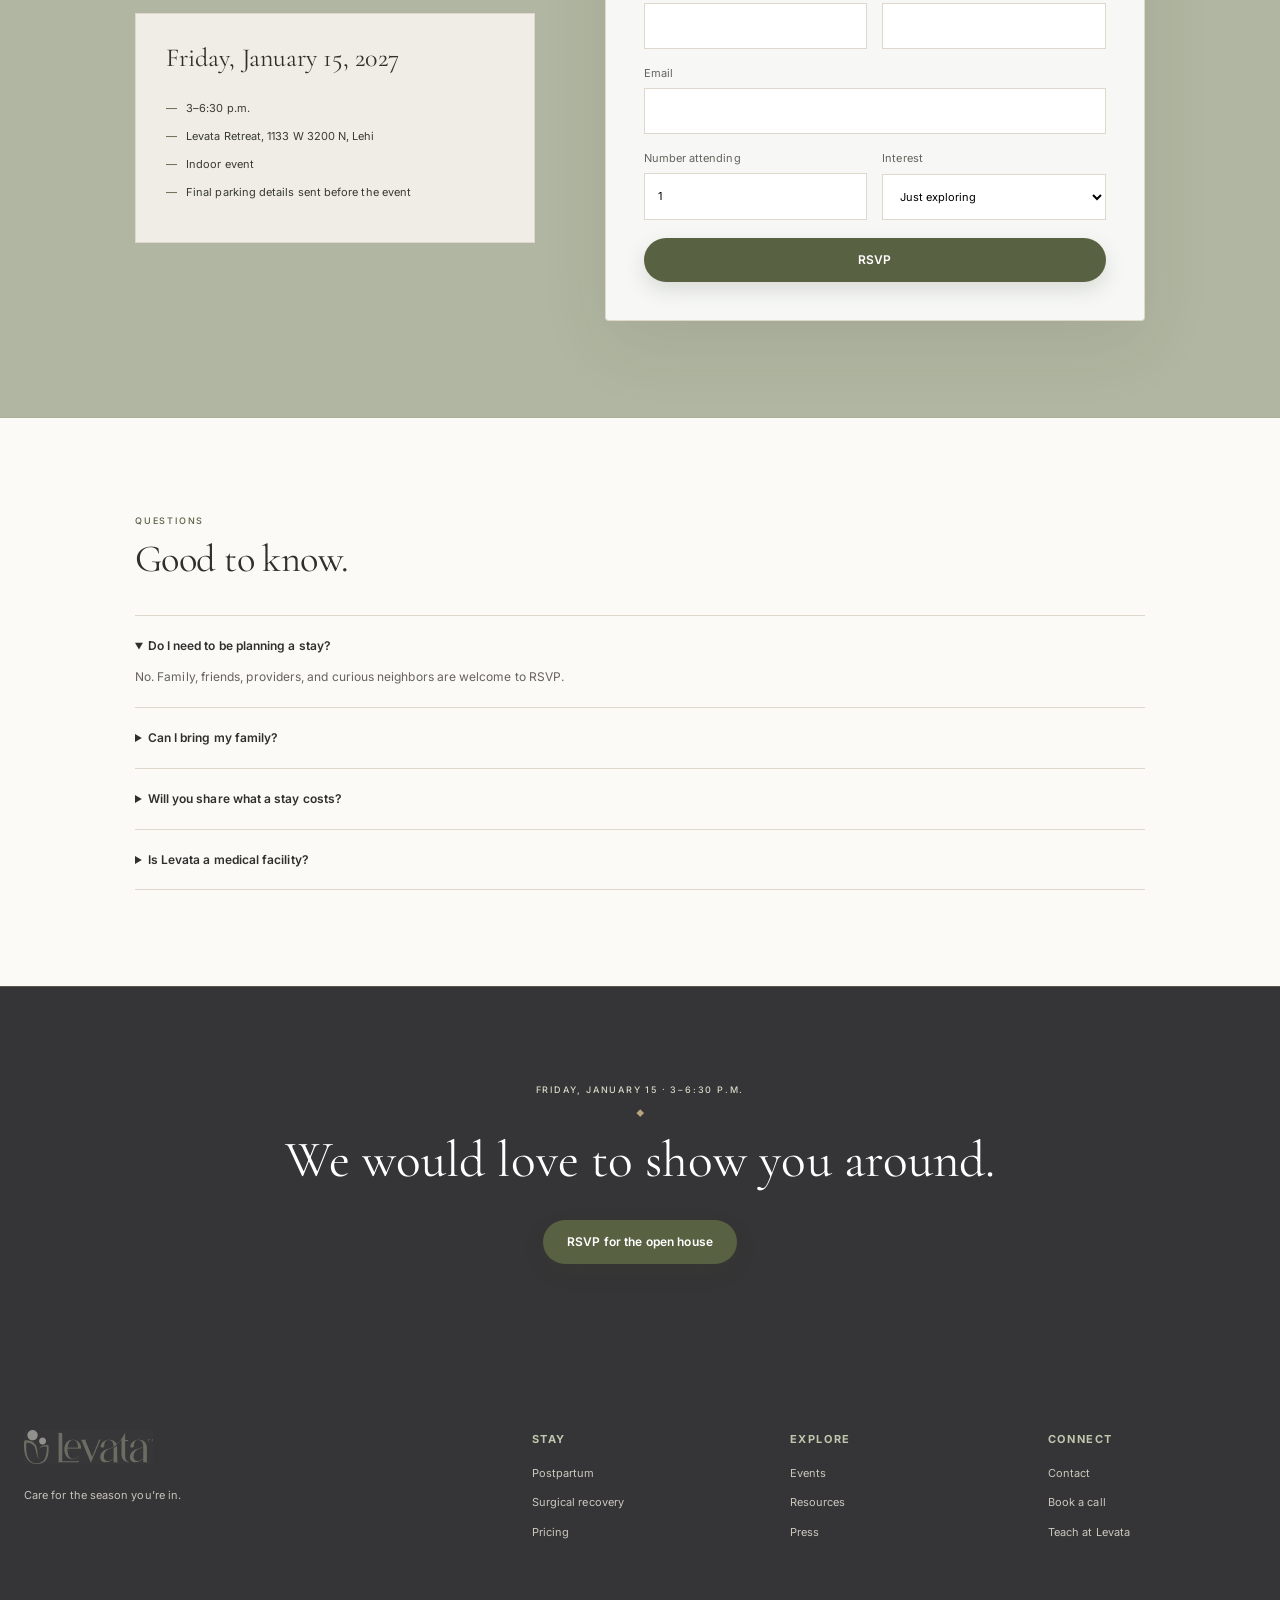
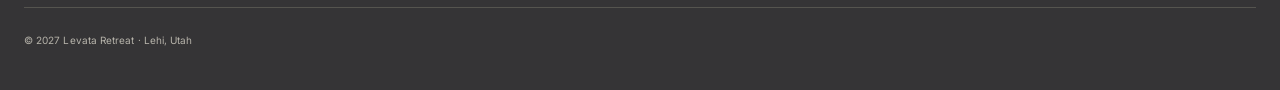
<file: grand-opening.html>
<!doctype html>
<html lang="en"><head><meta charset="UTF-8" /><meta name="viewport" content="width=device-width, initial-scale=1.0" /><title>Grand Opening Open House — Levata Retreat</title><meta name="description" content="Visit Levata Retreat's grand opening open house in Lehi on January 15, 2027." /><link rel="stylesheet" href="styles.css?v=32" /><script src="components.js?v=7" defer></script><script src="script.js?v=6" defer></script></head>
<body class="theme-events"><levata-header active="events"></levata-header><main>
  <section class="page-hero fabric-hero fabric-hero--sage"><div><p class="eyebrow">Grand opening open house · January 15, 2027</p><h1>Come see Levata before our first guests arrive.</h1><p>Walk through the suites, meet the people behind Levata, and experience the thoughtful spaces created for rest and recovery.</p><div class="button-row"><a class="button button-olive" href="#rsvp">RSVP for the open house</a><a class="button button-outline" href="#schedule">See what’s happening</a></div></div><div class="page-hero-media page-hero-media--landscape"><img src="assets/hero-exterior.png" alt="The exterior of Levata Retreat in Lehi" /></div></section>
  <section class="content-section"><div class="content-wrap split"><div><p class="eyebrow">One day only</p><h2>The retreat opens its doors to the community.</h2></div><div><p class="intro">Friday, January 15 · 3–6:30 p.m. · 1133 W 3200 N, Lehi, Utah. Come when it works for you; tours and small moments will happen throughout the evening.</p></div></div></section>
  <section class="content-section visual-pause visual-pause--tan"><div class="content-wrap"><div class="editorial-gallery editorial-gallery--opening"><figure><img src="assets/space-lounge.png" alt="The lounge at Levata Retreat" /><figcaption>Warm shared spaces</figcaption></figure><figure><img src="assets/space-suite.png" alt="A private suite at Levata Retreat" /><figcaption>Private suites</figcaption></figure></div></div></section>
  <section class="content-section tinted"><div class="content-wrap"><p class="eyebrow">What’s happening</p><h2>A warm winter evening, indoors.</h2><p class="intro">The final activity list will be shared with registered guests as hosts, partners, and timing are confirmed.</p><div class="event-card-grid"><article class="event-card"><p class="eyebrow">Throughout the evening</p><h3>Guided tours</h3><p>See private suites and shared hospitality spaces with a member of the Levata team.</p></article><article class="event-card"><p class="eyebrow">Gather</p><h3>Warm refreshments</h3><p>Pause in the lounge and get a feel for the calm, welcoming atmosphere.</p></article><article class="event-card"><p class="eyebrow">Learn</p><h3>Short conversations</h3><p>Meet the team and ask about postpartum stays, recovery stays, and community events.</p></article><article class="event-card"><p class="eyebrow">For families</p><h3>Room to explore</h3><p>Bring the people who will support you and walk through the retreat together.</p></article><article class="event-card"><p class="eyebrow">Meet Levata</p><h3>Concierge questions</h3><p>Talk through rooms, timing, and pricing without pressure to reserve.</p></article><article class="event-card"><p class="eyebrow">Coming soon</p><h3>Final schedule</h3><p>Confirmed sessions and partner details will be sent with event updates.</p></article></div></div></section>
  <section class="content-section" id="schedule"><div class="content-wrap"><p class="eyebrow">Schedule</p><h2>How the evening flows.</h2><p class="intro">Come any time between 3 and 6:30. Tours and conversations repeat through the evening so you can arrive at your own pace.</p><div class="compare-wrap"><table class="schedule-table"><tbody><tr><td>3:00 p.m.</td><td>Doors open</td></tr><tr><td>Throughout</td><td>Retreat tours, refreshments, and conversations with the Levata team</td></tr><tr><td>6:00 p.m.</td><td>Last full tour begins</td></tr><tr><td>6:30 p.m.</td><td>Open house concludes</td></tr></tbody></table></div></div></section>
  <section class="content-section tinted" id="rsvp"><div class="content-wrap application-layout"><div><p class="eyebrow">RSVP</p><h2>Plan your visit.</h2><p class="intro">RSVP so we can plan the evening and send you any schedule or arrival updates.</p><div class="fast-facts"><h3>Friday, January 15, 2027</h3><ul class="clean-list"><li>3–6:30 p.m.</li><li>Levata Retreat, 1133 W 3200 N, Lehi</li><li>Indoor event</li><li>Final parking details sent before the event</li></ul></div></div><form class="form-card js-demo-form"><h2>Join the guest list</h2><div class="form-grid"><label>First name<input name="first" required /></label><label>Last name<input name="last" required /></label><label class="full">Email<input type="email" name="email" required /></label><label>Number attending<input type="number" min="1" value="1" name="guests" /></label><label>Interest<select name="interest"><option>Just exploring</option><option>Postpartum stay</option><option>Surgical recovery stay</option><option>Community events</option></select></label></div><button class="button button-olive" type="submit">RSVP</button></form></div></section>
  <section class="content-section"><div class="content-wrap"><p class="eyebrow">Questions</p><h2>Good to know.</h2><div class="faq"><details open><summary>Do I need to be planning a stay?</summary><p>No. Family, friends, providers, and curious neighbors are welcome to RSVP.</p></details><details><summary>Can I bring my family?</summary><p>Yes. Include everyone in your RSVP so we can plan accordingly.</p></details><details><summary>Will you share what a stay costs?</summary><p>Yes. Pricing is published on the website and our concierge will be available to answer questions.</p></details><details><summary>Is Levata a medical facility?</summary><p>No. Levata is a hospitality and recovery retreat. Guests remain under the care of their own physician or surgeon.</p></details></div></div></section>
  <section class="page-cta"><p class="eyebrow">Friday, January 15 · 3–6:30 p.m.</p><h2>We would love to show you around.</h2><div class="button-row"><a class="button button-olive" href="#rsvp">RSVP for the open house</a></div></section>
</main><levata-footer></levata-footer></body></html>
</file>
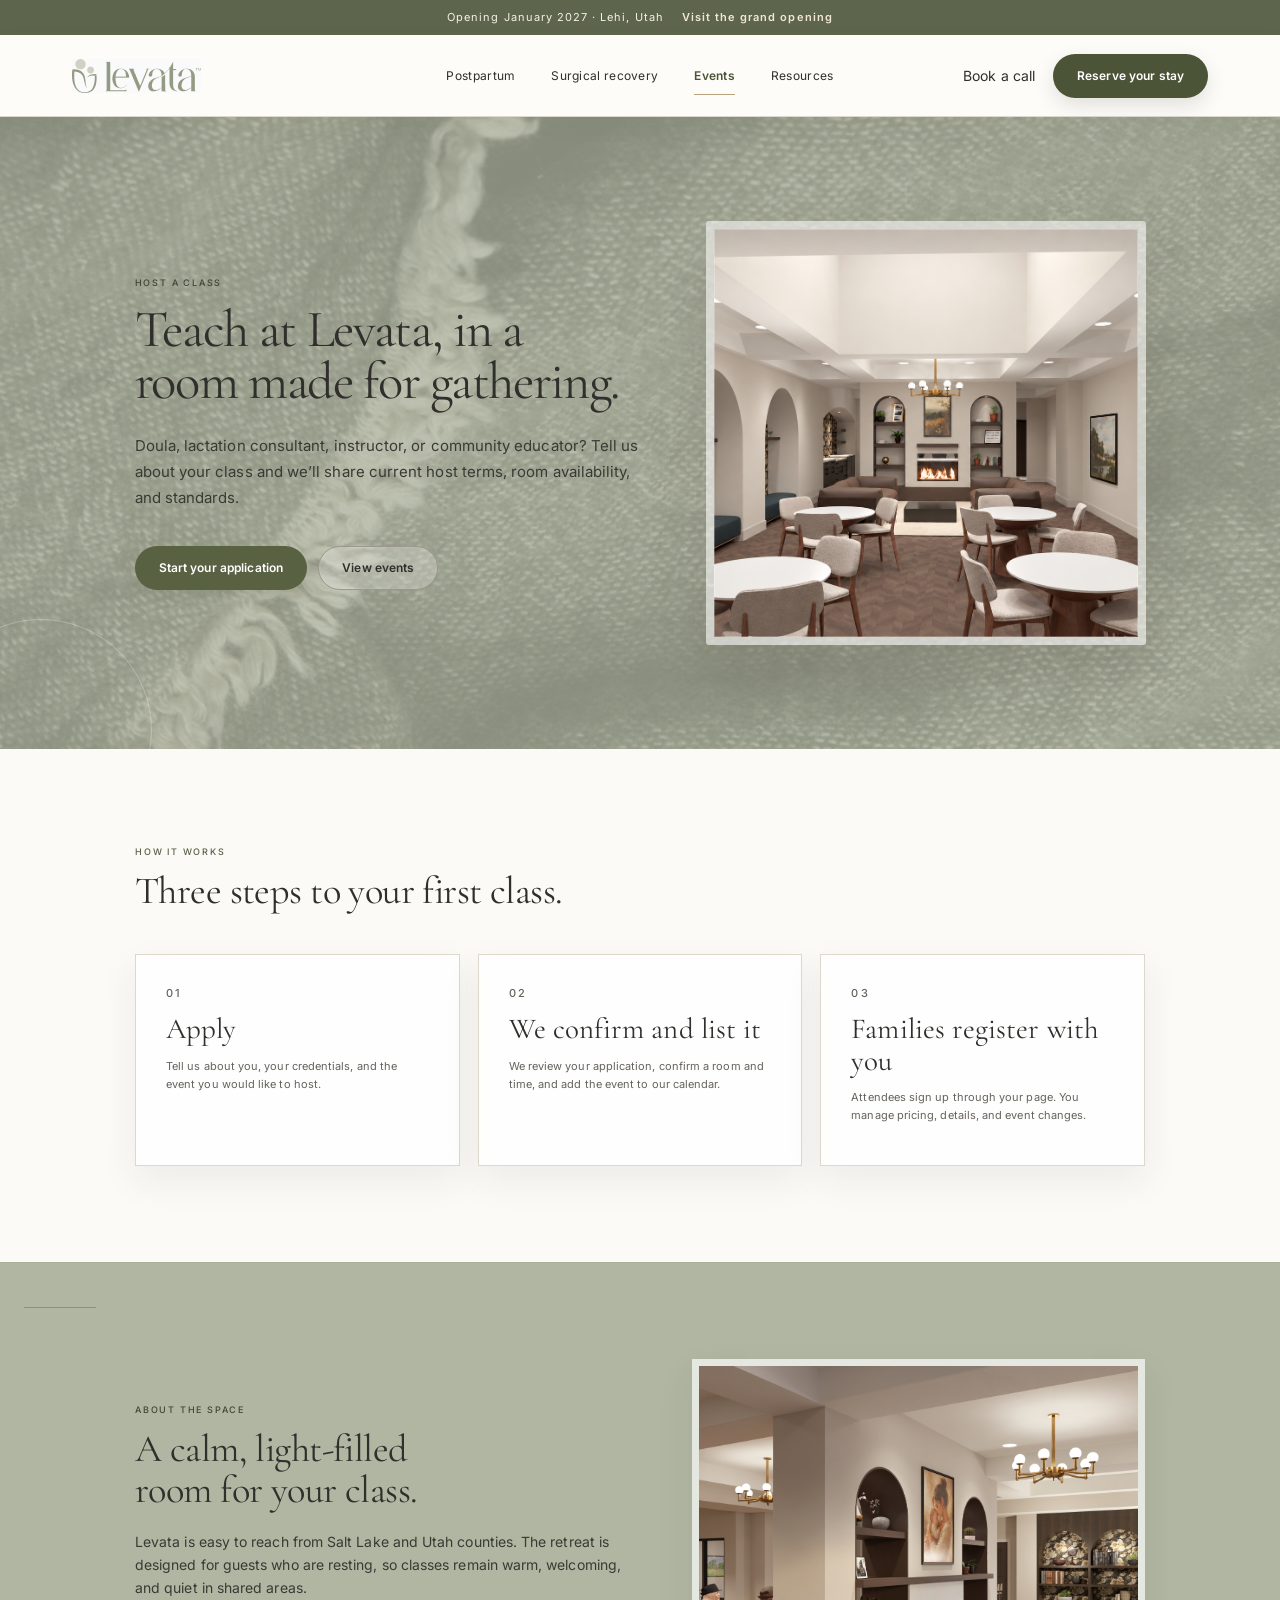
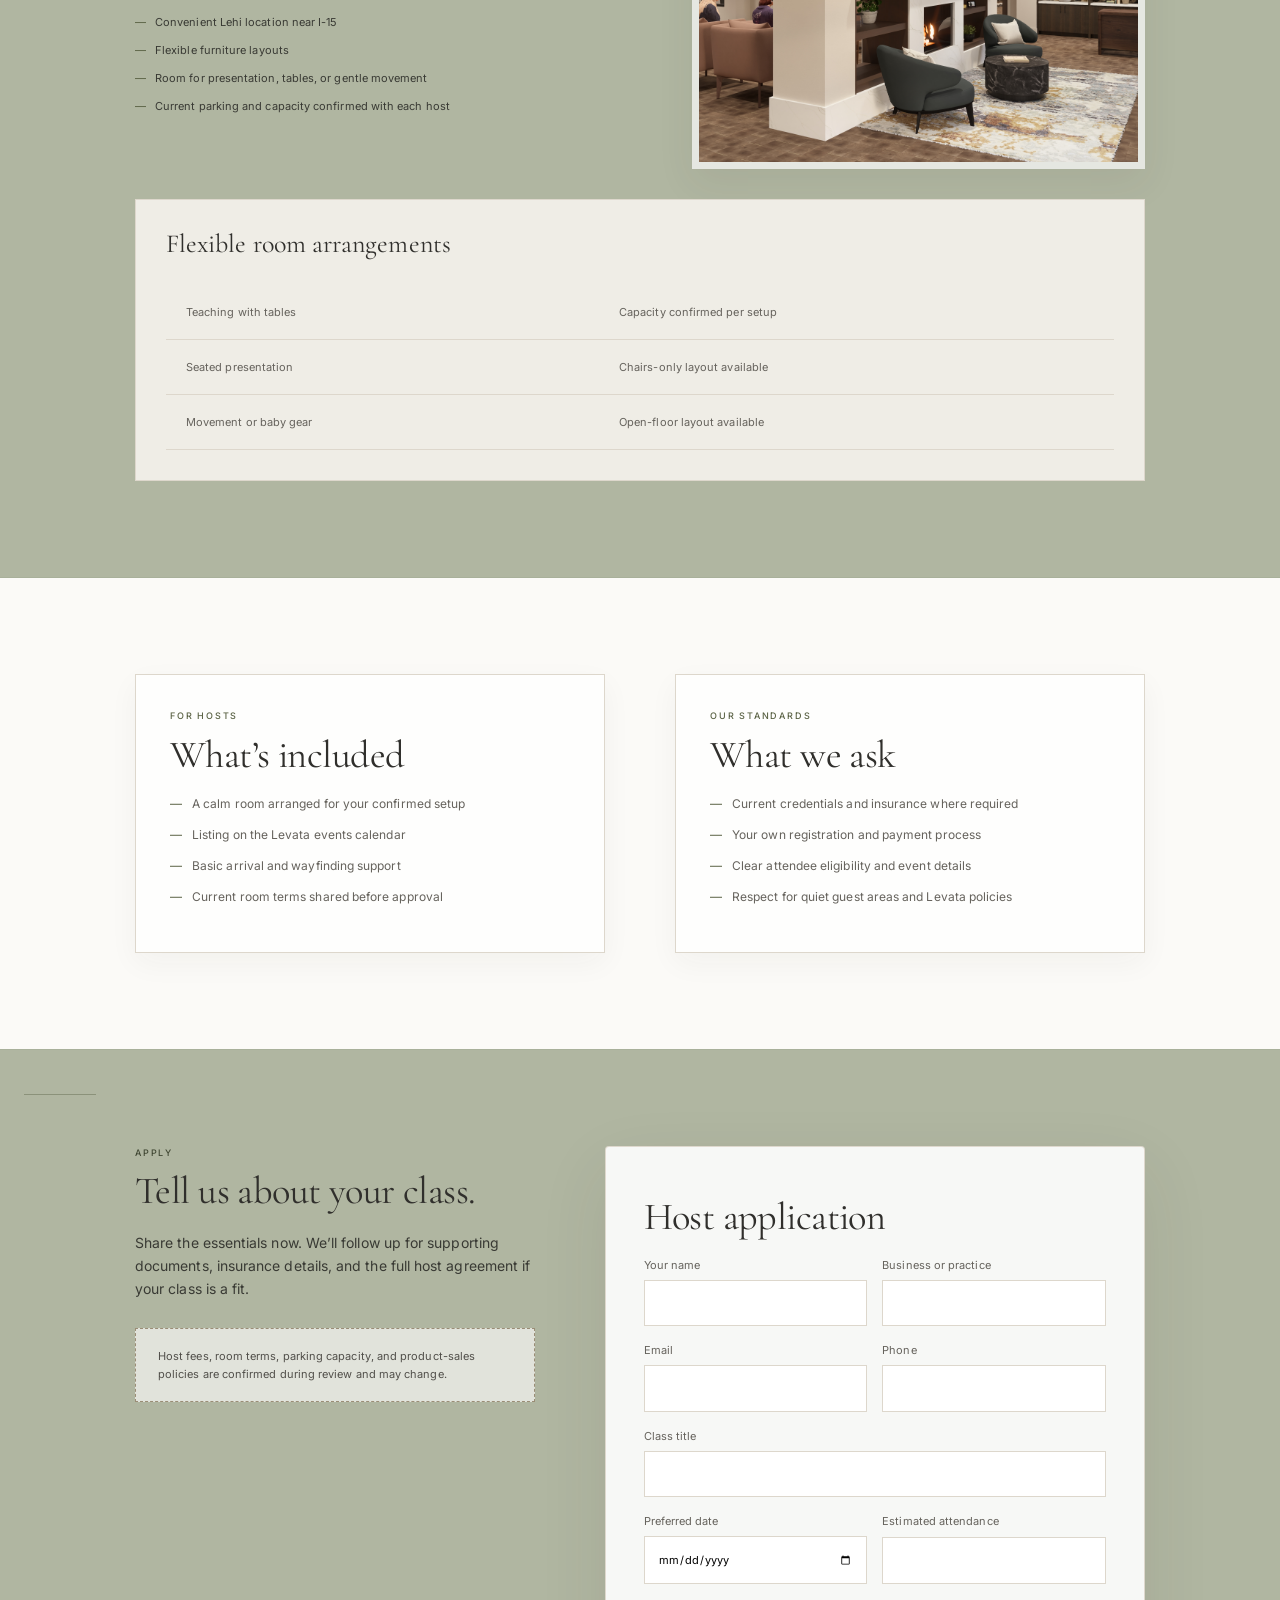
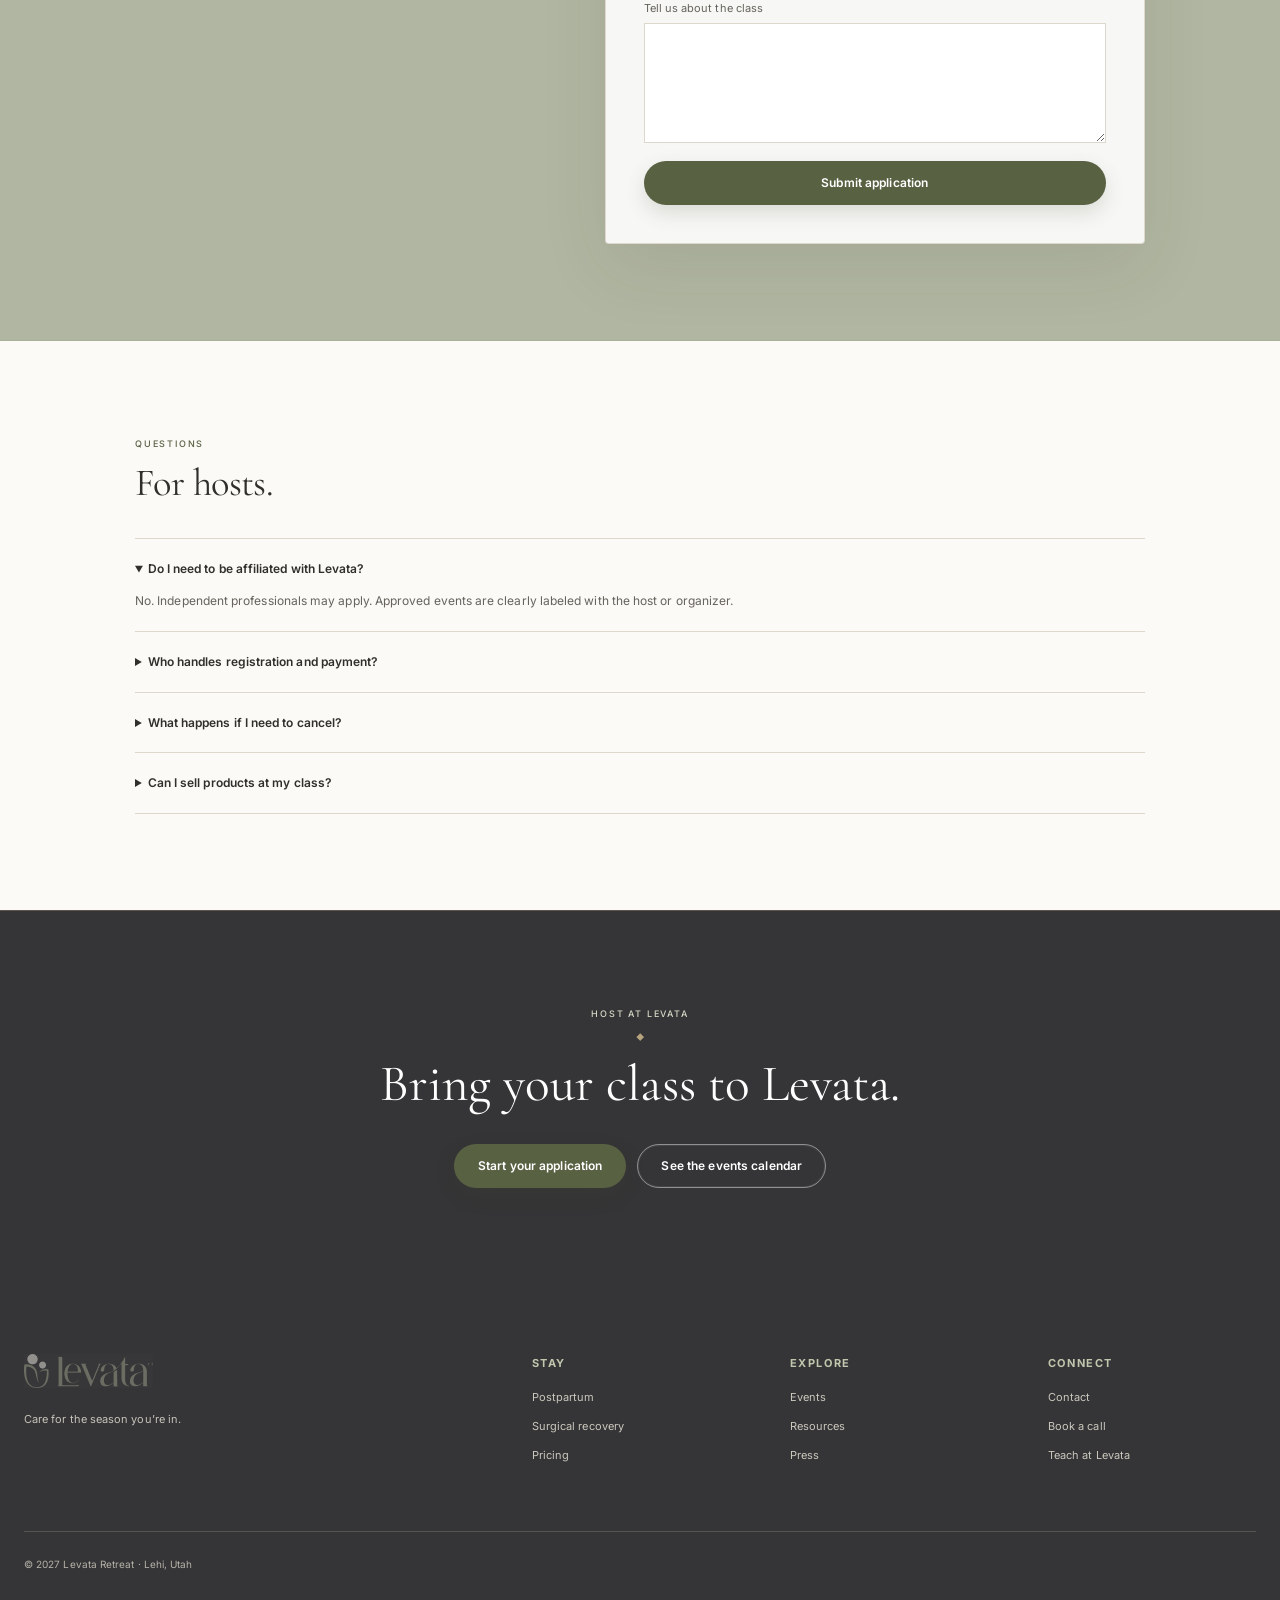
<file: host.html>
<!doctype html>
<html lang="en"><head><meta charset="UTF-8" /><meta name="viewport" content="width=device-width, initial-scale=1.0" /><title>Host a Class — Levata Retreat</title><meta name="description" content="Apply to host a class or gathering at Levata Retreat in Lehi, Utah." /><link rel="stylesheet" href="styles.css?v=32" /><script src="components.js?v=7" defer></script><script src="script.js?v=6" defer></script></head>
<body class="theme-events"><levata-header active="events"></levata-header><main>
  <section class="page-hero fabric-hero fabric-hero--sage"><div><p class="eyebrow">Host a class</p><h1>Teach at Levata, in a room made for gathering.</h1><p>Doula, lactation consultant, instructor, or community educator? Tell us about your class and we’ll share current host terms, room availability, and standards.</p><div class="button-row"><a class="button button-olive" href="#apply">Start your application</a><a class="button button-outline" href="events.html">View events</a></div></div><div class="page-hero-media"><img src="assets/events-hero.png" alt="The light-filled classroom and gathering space at Levata" /></div></section>
  <section class="content-section"><div class="content-wrap"><p class="eyebrow">How it works</p><h2>Three steps to your first class.</h2><div class="step-grid"><article class="step-card"><p class="eyebrow">01</p><h3>Apply</h3><p>Tell us about you, your credentials, and the event you would like to host.</p></article><article class="step-card"><p class="eyebrow">02</p><h3>We confirm and list it</h3><p>We review your application, confirm a room and time, and add the event to our calendar.</p></article><article class="step-card"><p class="eyebrow">03</p><h3>Families register with you</h3><p>Attendees sign up through your page. You manage pricing, details, and event changes.</p></article></div></div></section>
  <section class="content-section tinted"><div class="content-wrap visual-split"><div><p class="eyebrow">About the space</p><h2>A calm, light-filled room for your class.</h2><p class="intro">Levata is easy to reach from Salt Lake and Utah counties. The retreat is designed for guests who are resting, so classes remain warm, welcoming, and quiet in shared areas.</p><ul class="clean-list"><li>Convenient Lehi location near I-15</li><li>Flexible furniture layouts</li><li>Room for presentation, tables, or gentle movement</li><li>Current parking and capacity confirmed with each host</li></ul></div><figure class="inline-visual"><img src="assets/space-lounge.png" alt="The calm, light-filled gathering space at Levata" /></figure></div><div class="content-wrap"><div class="fast-facts capacity-panel"><h3>Flexible room arrangements</h3><table class="capacity-table"><tbody><tr><td>Teaching with tables</td><td>Capacity confirmed per setup</td></tr><tr><td>Seated presentation</td><td>Chairs-only layout available</td></tr><tr><td>Movement or baby gear</td><td>Open-floor layout available</td></tr></tbody></table></div></div></section>
  <section class="content-section"><div class="content-wrap split"><article class="panel"><p class="eyebrow">For hosts</p><h2>What’s included</h2><ul><li>A calm room arranged for your confirmed setup</li><li>Listing on the Levata events calendar</li><li>Basic arrival and wayfinding support</li><li>Current room terms shared before approval</li></ul></article><article class="panel"><p class="eyebrow">Our standards</p><h2>What we ask</h2><ul><li>Current credentials and insurance where required</li><li>Your own registration and payment process</li><li>Clear attendee eligibility and event details</li><li>Respect for quiet guest areas and Levata policies</li></ul></article></div></section>
  <section class="content-section tinted" id="apply"><div class="content-wrap application-layout"><div><p class="eyebrow">Apply</p><h2>Tell us about your class.</h2><p class="intro">Share the essentials now. We’ll follow up for supporting documents, insurance details, and the full host agreement if your class is a fit.</p><div class="notice">Host fees, room terms, parking capacity, and product-sales policies are confirmed during review and may change.</div></div><form class="form-card js-demo-form"><h2>Host application</h2><div class="form-grid"><label>Your name<input name="name" required /></label><label>Business or practice<input name="business" /></label><label>Email<input type="email" name="email" required /></label><label>Phone<input type="tel" name="phone" /></label><label class="full">Class title<input name="title" required /></label><label>Preferred date<input type="date" name="date" /></label><label>Estimated attendance<input type="number" min="1" name="attendance" /></label><label class="full">Tell us about the class<textarea name="description" required></textarea></label></div><button class="button button-olive" type="submit">Submit application</button></form></div></section>
  <section class="content-section"><div class="content-wrap"><p class="eyebrow">Questions</p><h2>For hosts.</h2><div class="faq"><details open><summary>Do I need to be affiliated with Levata?</summary><p>No. Independent professionals may apply. Approved events are clearly labeled with the host or organizer.</p></details><details><summary>Who handles registration and payment?</summary><p>Hosts use their own registration platform. Levata links families directly to the confirmed registration page.</p></details><details><summary>What happens if I need to cancel?</summary><p>Update your registration page and contact Levata promptly so the public calendar can be updated.</p></details><details><summary>Can I sell products at my class?</summary><p>Product sales and sampling are reviewed as part of each host application.</p></details></div></div></section>
  <section class="page-cta"><p class="eyebrow">Host at Levata</p><h2>Bring your class to Levata.</h2><div class="button-row"><a class="button button-olive" href="#apply">Start your application</a><a class="button button-outline-light" href="events.html">See the events calendar</a></div></section>
</main><levata-footer></levata-footer></body></html>
</file>
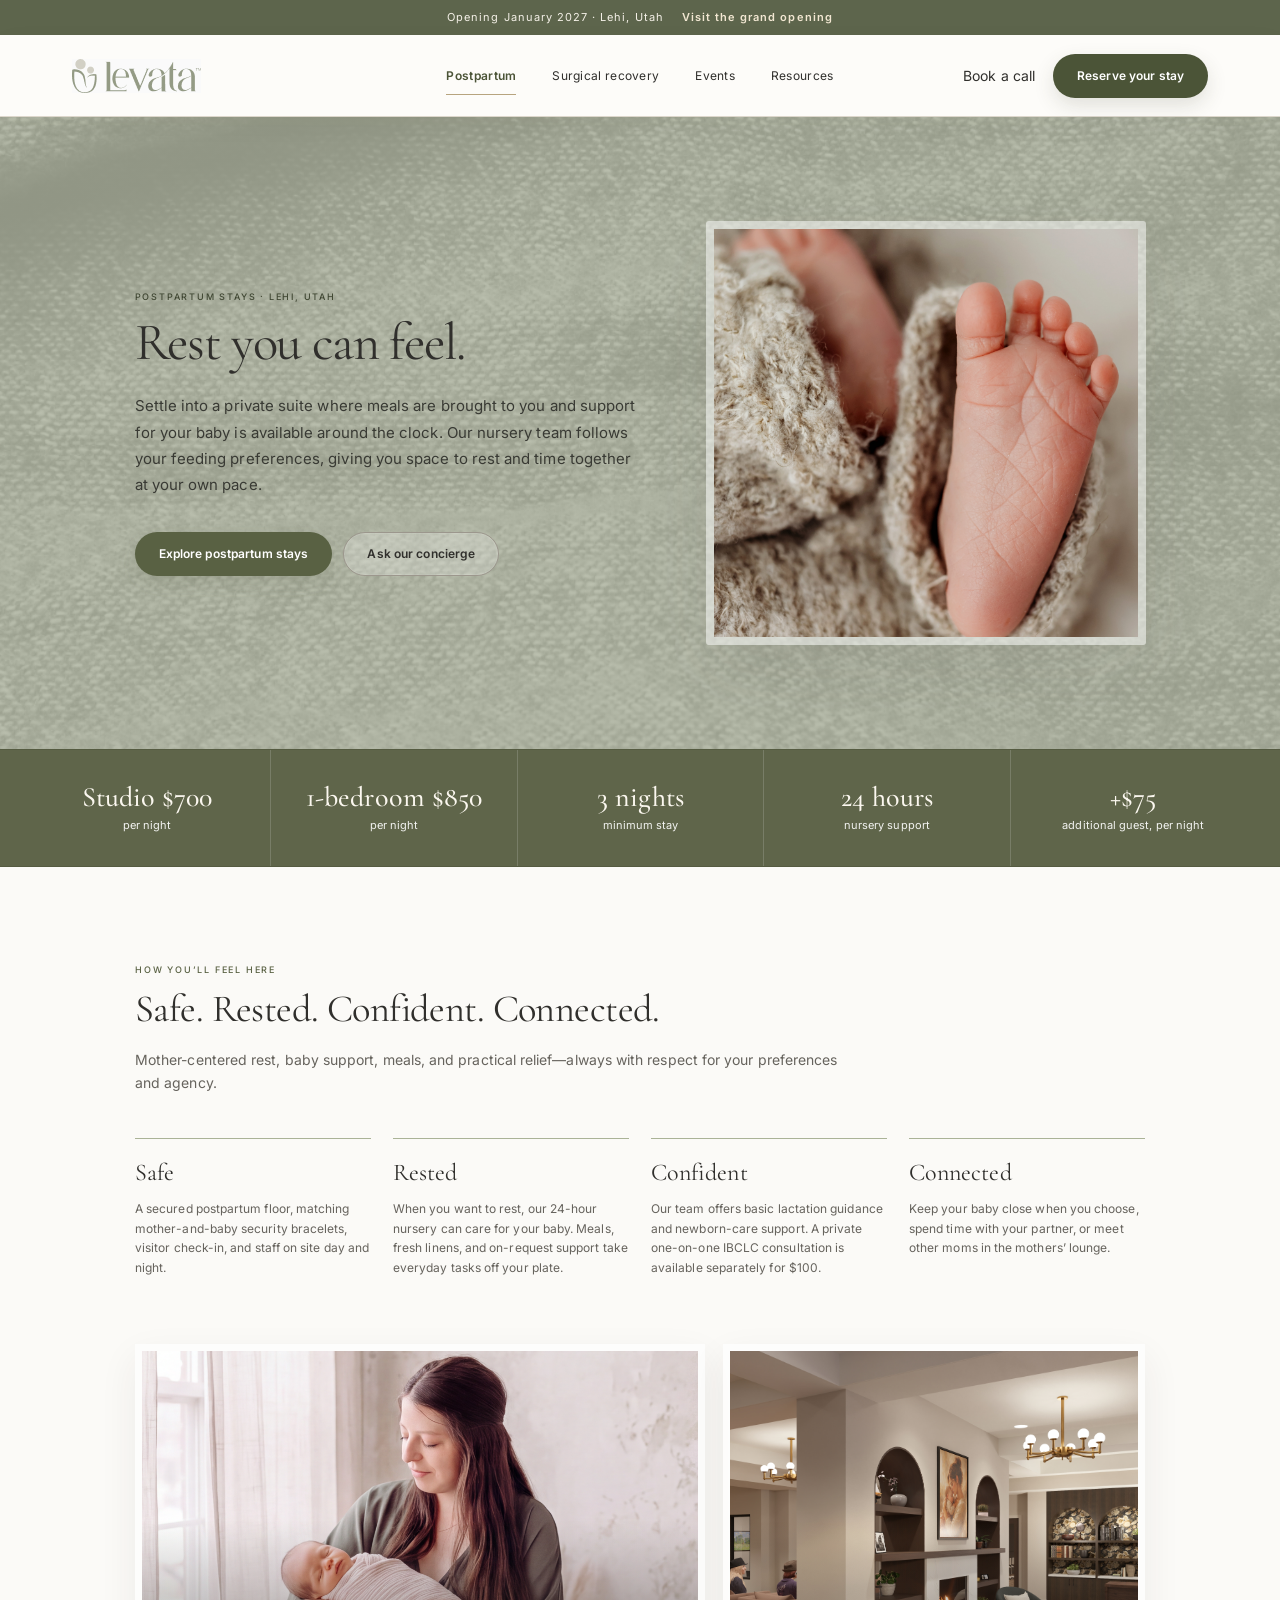
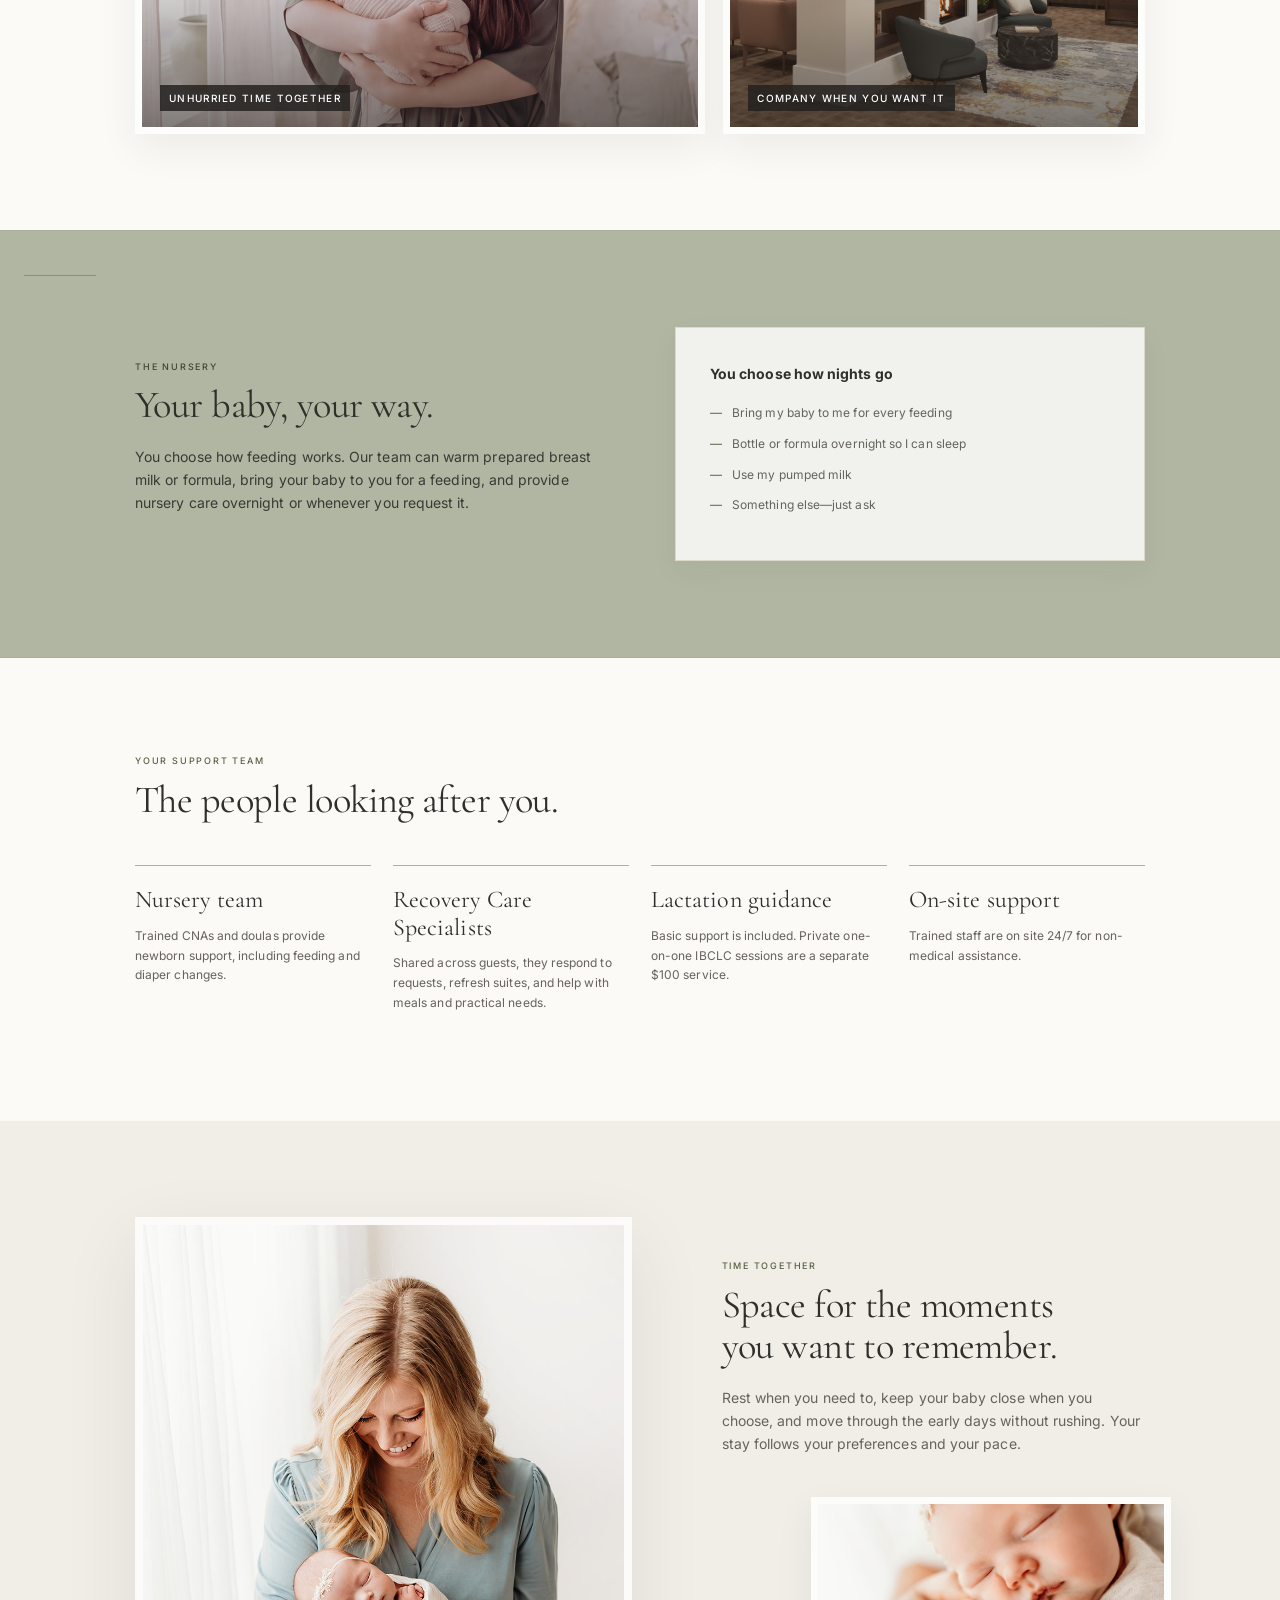
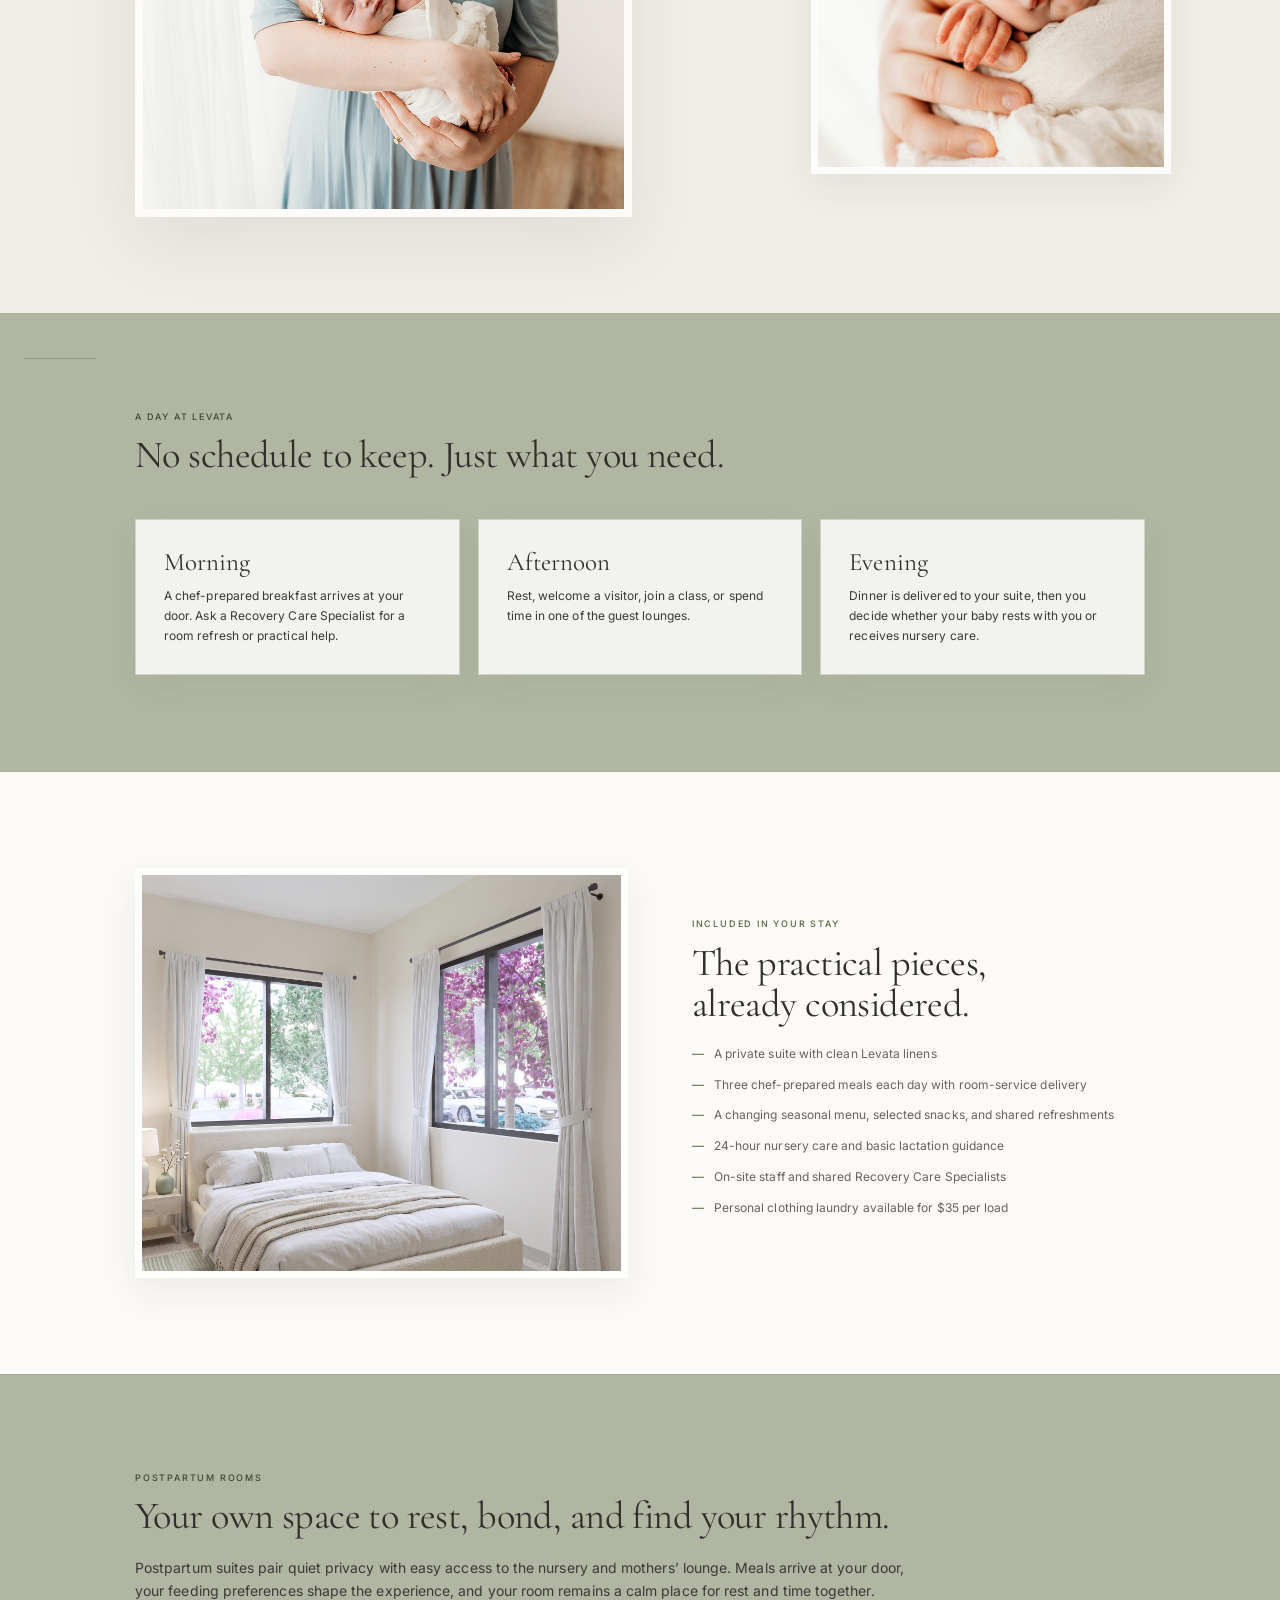
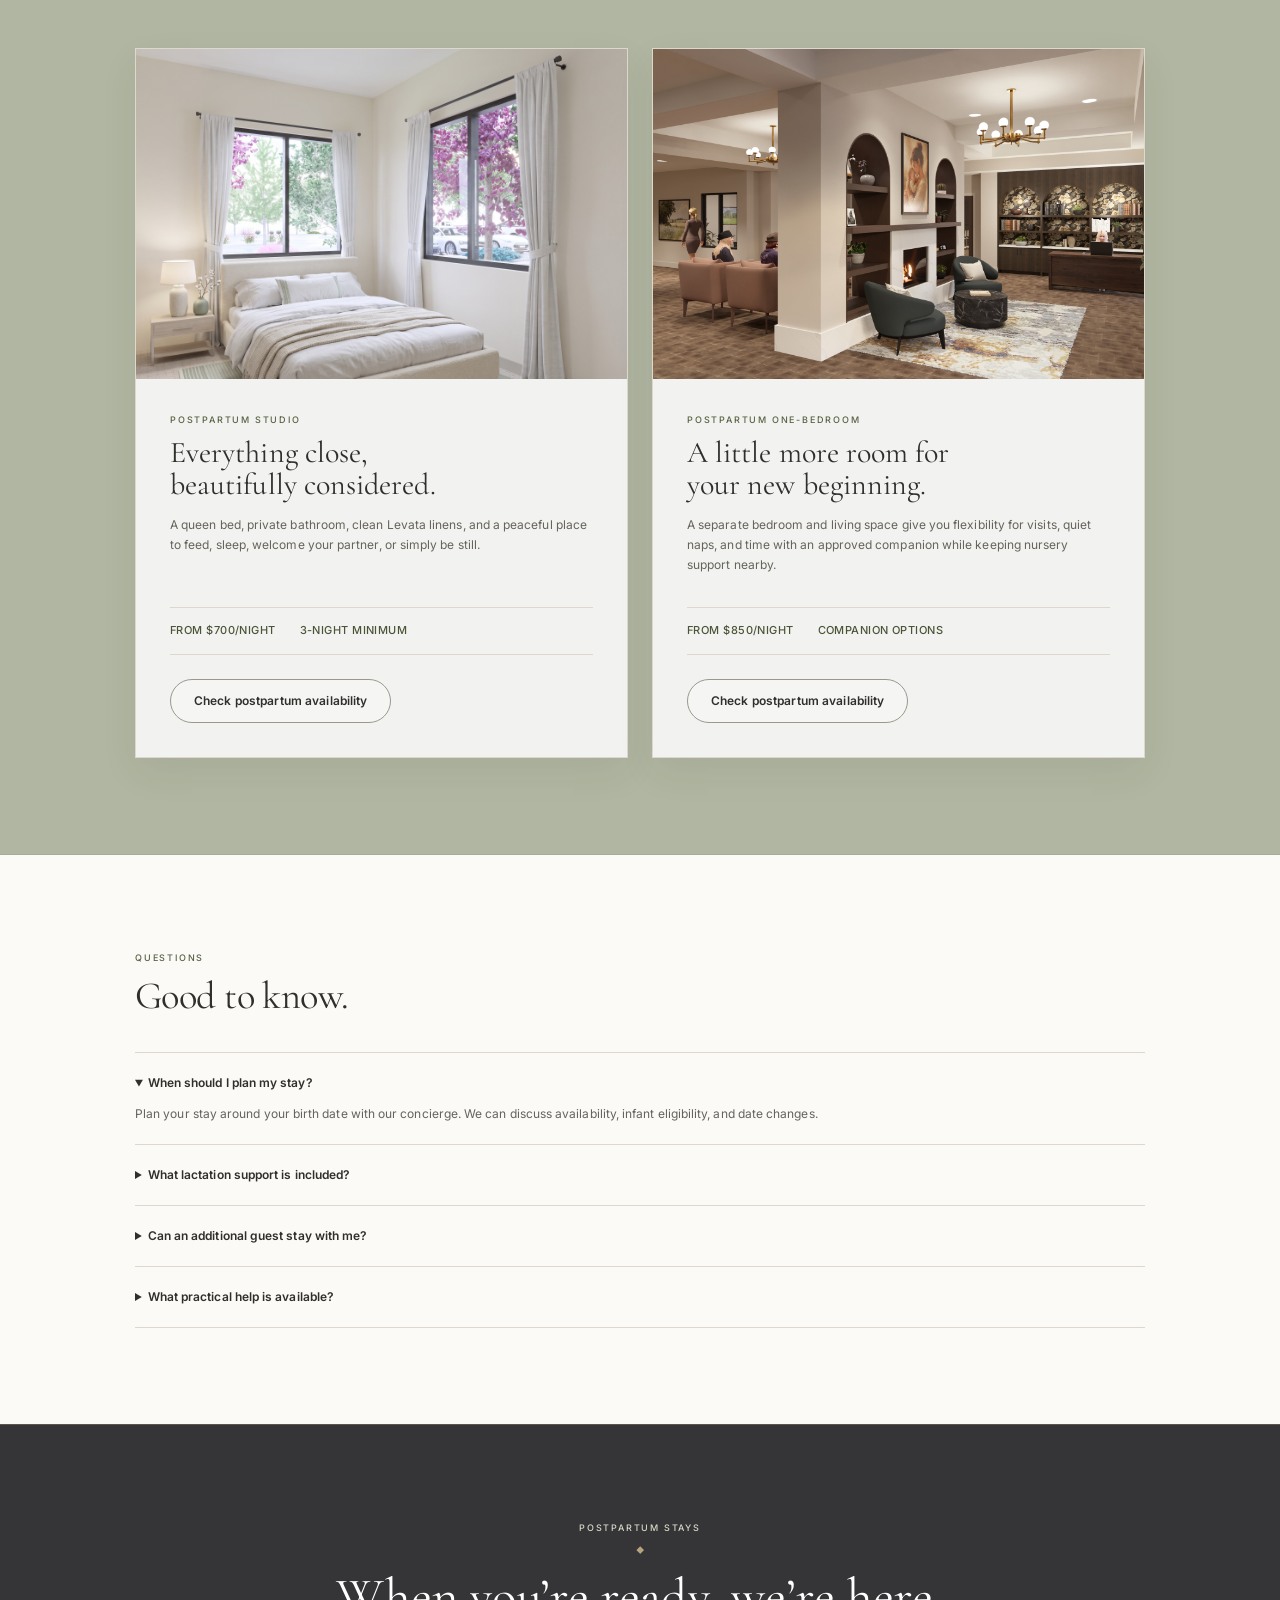
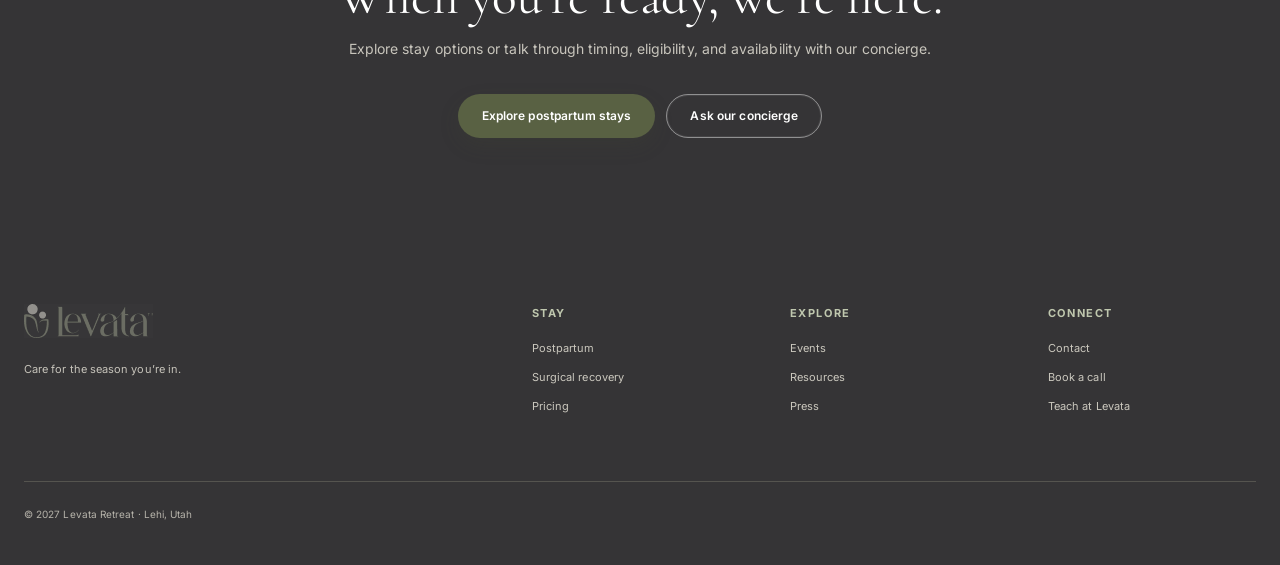
<file: postpartum.html>
<!doctype html>
<html lang="en">
<head>
  <meta charset="UTF-8" /><meta name="viewport" content="width=device-width, initial-scale=1.0" />
  <title>Postpartum Stays — Levata Retreat</title>
  <meta name="description" content="Private postpartum recovery stays with meals, newborn support, and a staffed nursery in Lehi, Utah." />
  <link rel="stylesheet" href="styles.css?v=32" /><script src="components.js?v=7" defer></script><script src="script.js?v=6" defer></script>
</head>
<body class="theme-postpartum">
  <levata-header active="postpartum"></levata-header>
  <main>
    <section class="page-hero">
      <div><p class="eyebrow">Postpartum stays · Lehi, Utah</p><h1>Rest you can feel.</h1><p>Settle into a private suite where meals are brought to you and support for your baby is available around the clock. Our nursery team follows your feeding preferences, giving you space to rest and time together at your own pace.</p><div class="button-row"><a class="button button-olive" href="pricing.html">Explore postpartum stays</a><a class="button button-outline" href="concierge.html">Ask our concierge</a></div></div>
      <div class="page-hero-media"><img src="assets/postpartum-hero.png" alt="A newborn baby's feet wrapped in a soft blanket" /></div>
    </section>
    <section class="facts facts--postpartum facts--five"><div class="fact"><strong>Studio $700</strong><span>per night</span></div><div class="fact"><strong>1-bedroom $850</strong><span>per night</span></div><div class="fact"><strong>3 nights</strong><span>minimum stay</span></div><div class="fact"><strong>24 hours</strong><span>nursery support</span></div><div class="fact"><strong>+$75</strong><span>additional guest, per night</span></div></section>
    <section class="content-section"><div class="content-wrap"><p class="eyebrow">How you’ll feel here</p><h2>Safe. Rested. Confident. Connected.</h2><p class="intro">Mother-centered rest, baby support, meals, and practical relief—always with respect for your preferences and agency.</p><div class="feature-grid"><article class="feature"><h3>Safe</h3><p>A secured postpartum floor, matching mother-and-baby security bracelets, visitor check-in, and staff on site day and night.</p></article><article class="feature"><h3>Rested</h3><p>When you want to rest, our 24-hour nursery can care for your baby. Meals, fresh linens, and on-request support take everyday tasks off your plate.</p></article><article class="feature"><h3>Confident</h3><p>Our team offers basic lactation guidance and newborn-care support. A private one-on-one IBCLC consultation is available separately for $100.</p></article><article class="feature"><h3>Connected</h3><p>Keep your baby close when you choose, spend time with your partner, or meet other moms in the mothers’ lounge.</p></article></div><div class="editorial-gallery"><figure><img src="assets/postpartum-gallery-mother.png" alt="A mother resting quietly with her newborn" /><figcaption>Unhurried time together</figcaption></figure><figure><img src="assets/postpartum-gallery-lounge.png" alt="The warm mothers’ lounge at Levata" /><figcaption>Company when you want it</figcaption></figure></div></div></section>
    <section class="content-section tinted"><div class="content-wrap split"><div><p class="eyebrow">The nursery</p><h2>Your baby, your way.</h2><p class="intro">You choose how feeding works. Our team can warm prepared breast milk or formula, bring your baby to you for a feeding, and provide nursery care overnight or whenever you request it.</p></div><div class="panel"><strong>You choose how nights go</strong><ul><li>Bring my baby to me for every feeding</li><li>Bottle or formula overnight so I can sleep</li><li>Use my pumped milk</li><li>Something else—just ask</li></ul></div></div></section>
    <section class="content-section"><div class="content-wrap"><p class="eyebrow">Your support team</p><h2>The people looking after you.</h2><div class="feature-grid"><article class="feature"><h3>Nursery team</h3><p>Trained CNAs and doulas provide newborn support, including feeding and diaper changes.</p></article><article class="feature"><h3>Recovery Care Specialists</h3><p>Shared across guests, they respond to requests, refresh suites, and help with meals and practical needs.</p></article><article class="feature"><h3>Lactation guidance</h3><p>Basic support is included. Private one-on-one IBCLC sessions are a separate $100 service.</p></article><article class="feature"><h3>On-site support</h3><p>Trained staff are on site 24/7 for non-medical assistance.</p></article></div></div></section>
    <section class="content-section postpartum-photo-story"><div class="content-wrap postpartum-photo-story-grid"><figure class="postpartum-photo-story-main"><img src="assets/postpartum-mother-newborn.jpg" alt="A mother smiling as she holds her sleeping newborn" /></figure><div class="postpartum-photo-story-copy"><p class="eyebrow">Time together</p><h2>Space for the moments you want to remember.</h2><p class="intro">Rest when you need to, keep your baby close when you choose, and move through the early days without rushing. Your stay follows your preferences and your pace.</p><figure class="postpartum-photo-story-detail"><img src="assets/postpartum-newborn-detail.jpg" alt="A sleeping newborn resting safely in a parent's hands" /></figure></div></div></section>
    <section class="content-section tinted"><div class="content-wrap"><p class="eyebrow">A day at Levata</p><h2>No schedule to keep. Just what you need.</h2><div class="day-grid"><article><h3>Morning</h3><p>A chef-prepared breakfast arrives at your door. Ask a Recovery Care Specialist for a room refresh or practical help.</p></article><article><h3>Afternoon</h3><p>Rest, welcome a visitor, join a class, or spend time in one of the guest lounges.</p></article><article><h3>Evening</h3><p>Dinner is delivered to your suite, then you decide whether your baby rests with you or receives nursery care.</p></article></div></div></section>
    <section class="content-section"><div class="content-wrap visual-split"><figure class="inline-visual"><img src="assets/space-suite.png" alt="A bright private suite at Levata" /></figure><div><p class="eyebrow">Included in your stay</p><h2>The practical pieces, already considered.</h2><ul class="check-list"><li>A private suite with clean Levata linens</li><li>Three chef-prepared meals each day with room-service delivery</li><li>A changing seasonal menu, selected snacks, and shared refreshments</li><li>24-hour nursery care and basic lactation guidance</li><li>On-site staff and shared Recovery Care Specialists</li><li>Personal clothing laundry available for $35 per load</li></ul></div></div></section>
    <section class="content-section room-experience" id="postpartum-rooms"><div class="content-wrap"><p class="eyebrow">Postpartum rooms</p><h2>Your own space to rest, bond, and find your rhythm.</h2><p class="intro">Postpartum suites pair quiet privacy with easy access to the nursery and mothers’ lounge. Meals arrive at your door, your feeding preferences shape the experience, and your room remains a calm place for rest and time together.</p><div class="room-story-grid"><article class="room-story-card"><figure><img src="assets/space-suite.png" alt="A bright private postpartum studio suite" /></figure><div><p class="eyebrow">Postpartum studio</p><h3>Everything close, beautifully considered.</h3><p>A queen bed, private bathroom, clean Levata linens, and a peaceful place to feed, sleep, welcome your partner, or simply be still.</p><div class="room-story-meta"><span>From $700/night</span><span>3-night minimum</span></div><a class="button button-outline" href="concierge.html" data-cloudbeds-stay="postpartum">Check postpartum availability</a></div></article><article class="room-story-card"><figure><img src="assets/postpartum-gallery-lounge.png" alt="The warm mothers’ lounge near Levata's postpartum suites" /></figure><div><p class="eyebrow">Postpartum one-bedroom</p><h3>A little more room for your new beginning.</h3><p>A separate bedroom and living space give you flexibility for visits, quiet naps, and time with an approved companion while keeping nursery support nearby.</p><div class="room-story-meta"><span>From $850/night</span><span>Companion options</span></div><a class="button button-outline" href="concierge.html" data-cloudbeds-stay="postpartum">Check postpartum availability</a></div></article></div></div></section>
    <section class="content-section"><div class="content-wrap"><p class="eyebrow">Questions</p><h2>Good to know.</h2><div class="faq"><details open><summary>When should I plan my stay?</summary><p>Plan your stay around your birth date with our concierge. We can discuss availability, infant eligibility, and date changes.</p></details><details><summary>What lactation support is included?</summary><p>Basic lactation guidance is included. An optional private one-on-one IBCLC consultation is $100 and lasts approximately one hour.</p></details><details><summary>Can an additional guest stay with me?</summary><p>An additional guest is listed at $75 per night. Our concierge can review current companion eligibility and meal details with you.</p></details><details><summary>What practical help is available?</summary><p>Recovery Care Specialists respond to requests for room refreshes, meals, and practical needs. Ask separately about salon or wellness appointments.</p></details></div></div></section>
    <section class="page-cta"><p class="eyebrow">Postpartum stays</p><h2>When you’re ready, we’re here.</h2><p>Explore stay options or talk through timing, eligibility, and availability with our concierge.</p><div class="button-row"><a class="button button-olive" href="pricing.html">Explore postpartum stays</a><a class="button button-outline-light" href="concierge.html">Ask our concierge</a></div></section>
  </main>
  <levata-footer></levata-footer>
</body></html>
</file>
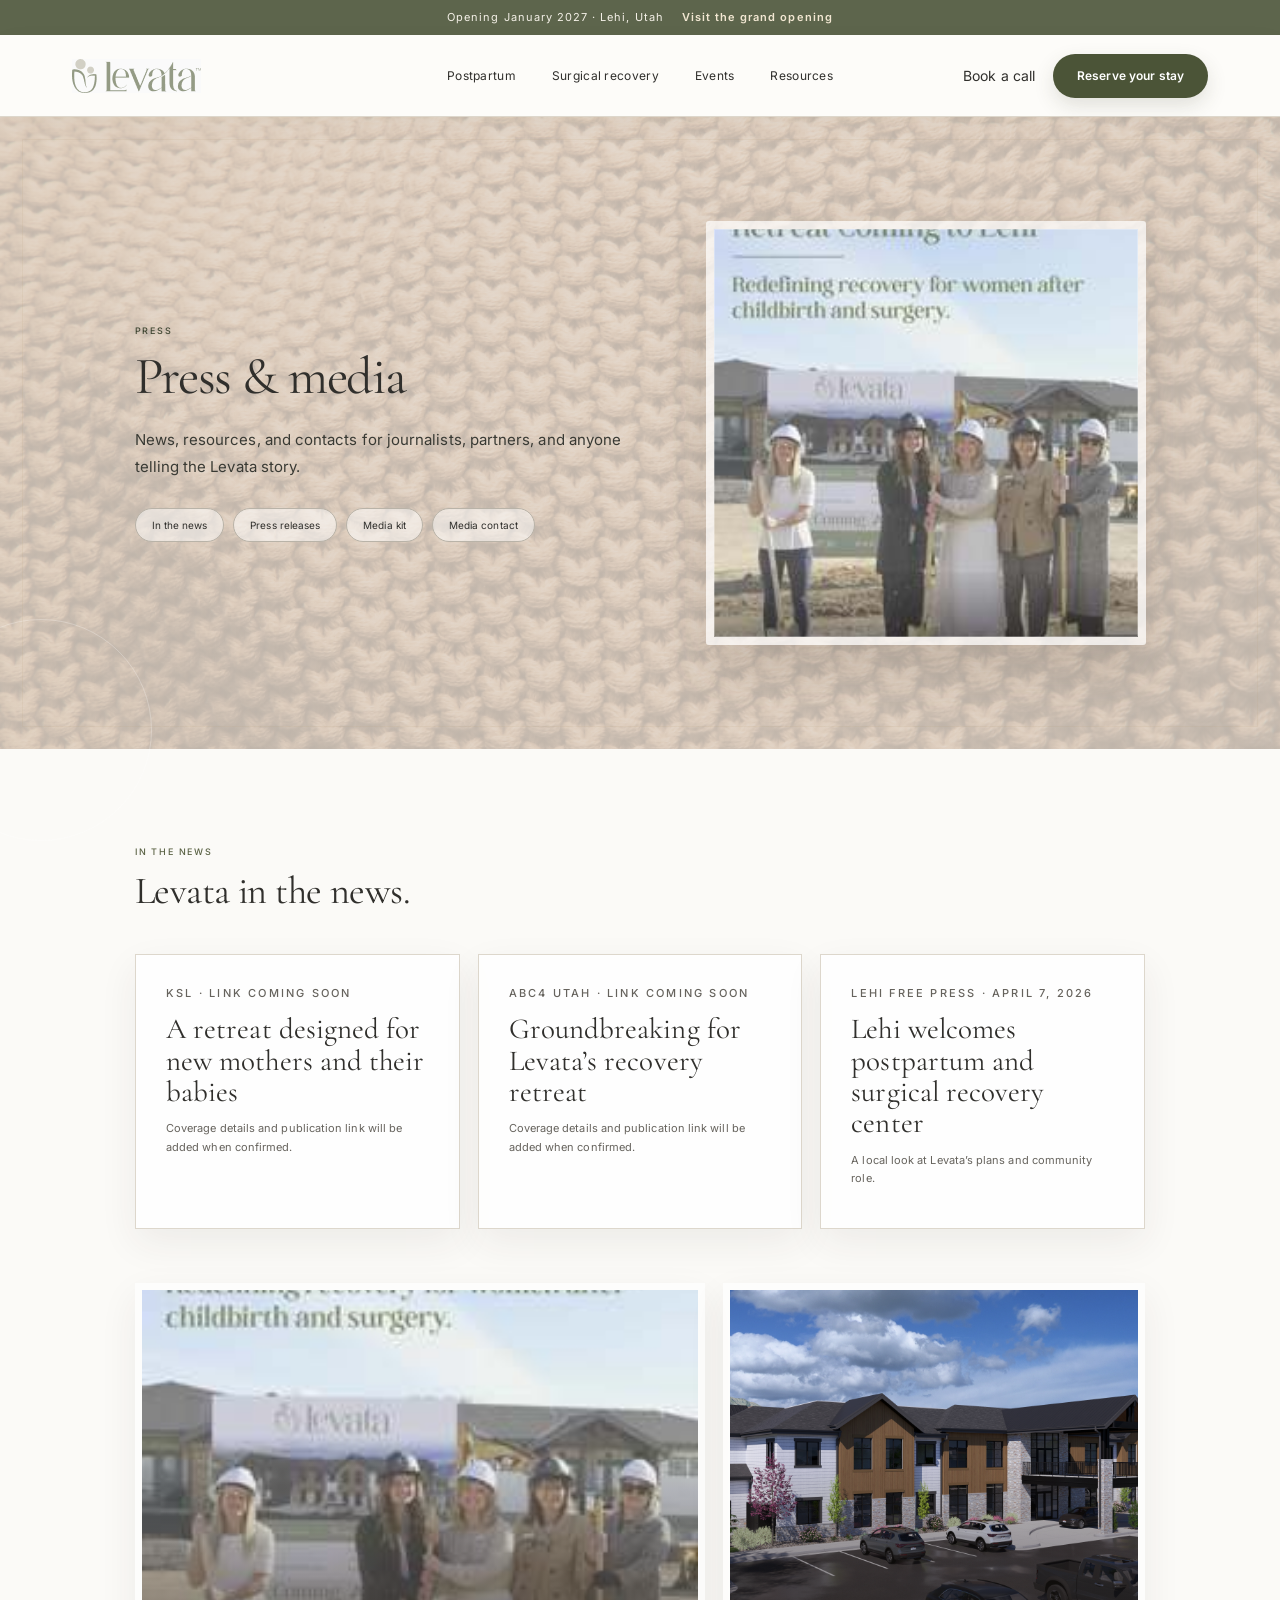
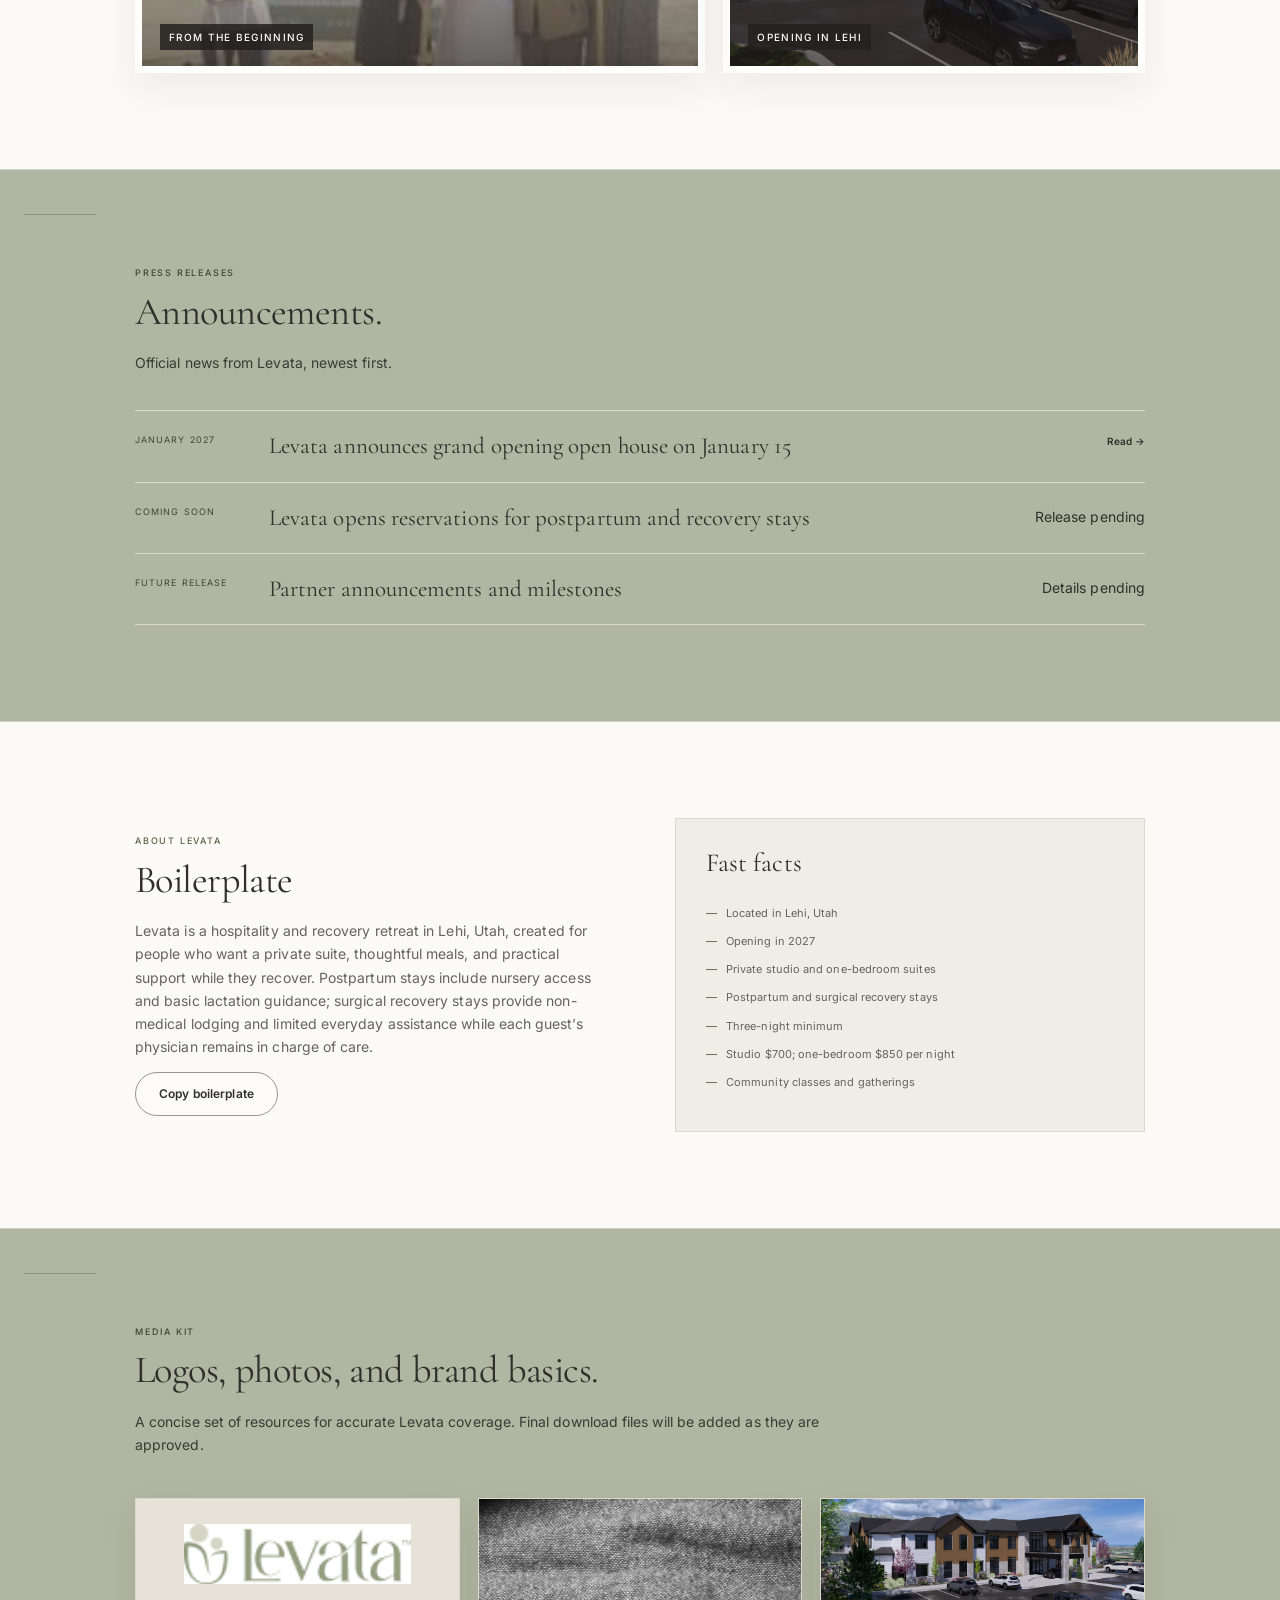
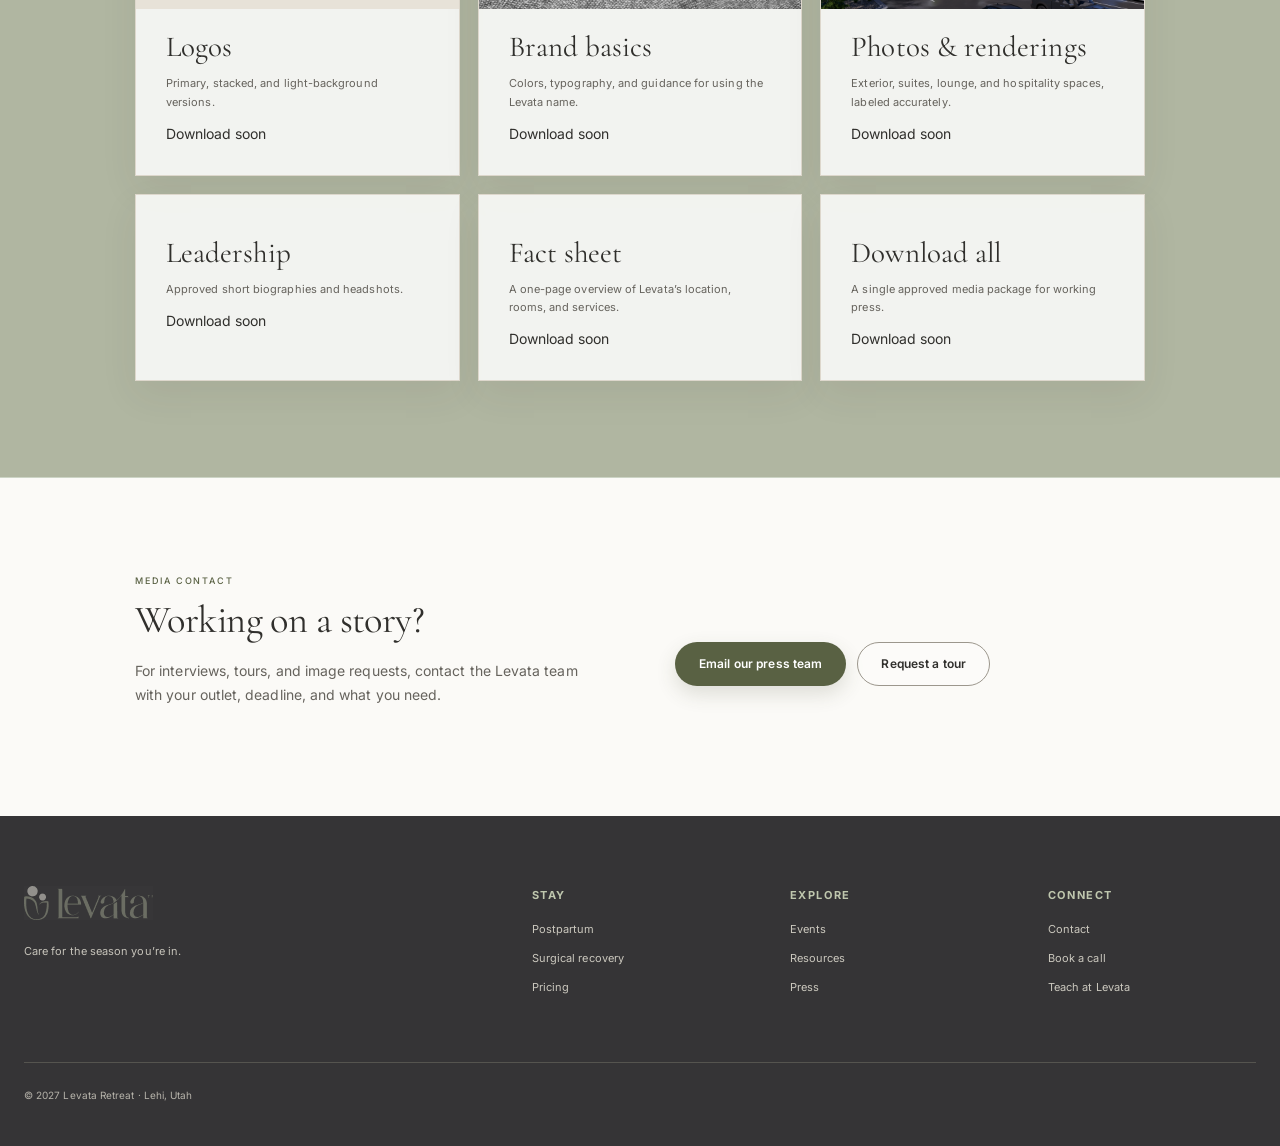
<file: press.html>
<!doctype html>
<html lang="en"><head><meta charset="UTF-8" /><meta name="viewport" content="width=device-width, initial-scale=1.0" /><title>Press &amp; Media — Levata Retreat</title><meta name="description" content="Levata Retreat press resources, announcements, fast facts, and media contact information." /><link rel="stylesheet" href="styles.css?v=32" /><script src="components.js?v=7" defer></script><script src="script.js?v=6" defer></script></head>
<body><levata-header></levata-header><main>
  <section class="page-hero fabric-hero fabric-hero--tan"><div><p class="eyebrow">Press</p><h1>Press &amp; media</h1><p>News, resources, and contacts for journalists, partners, and anyone telling the Levata story.</p><nav class="jump-links" aria-label="Press page sections"><a href="#news">In the news</a><a href="#releases">Press releases</a><a href="#media-kit">Media kit</a><a href="#contact">Media contact</a></nav></div><div class="page-hero-media"><img src="assets/social-groundbreaking.png" alt="The Levata groundbreaking and story taking shape" /></div></section>
  <section class="content-section" id="news"><div class="content-wrap"><p class="eyebrow">In the news</p><h2>Levata in the news.</h2><div class="editorial-card-grid"><article class="editorial-card"><p class="eyebrow">KSL · Link coming soon</p><h3>A retreat designed for new mothers and their babies</h3><p>Coverage details and publication link will be added when confirmed.</p></article><article class="editorial-card"><p class="eyebrow">ABC4 Utah · Link coming soon</p><h3>Groundbreaking for Levata’s recovery retreat</h3><p>Coverage details and publication link will be added when confirmed.</p></article><article class="editorial-card"><p class="eyebrow">Lehi Free Press · April 7, 2026</p><h3>Lehi welcomes postpartum and surgical recovery center</h3><p>A local look at Levata’s plans and community role.</p></article></div><div class="editorial-gallery"><figure><img src="assets/social-groundbreaking.png" alt="Levata's groundbreaking in Lehi" /><figcaption>From the beginning</figcaption></figure><figure><img src="assets/hero-exterior.png" alt="Rendering of Levata Retreat in Lehi" /><figcaption>Opening in Lehi</figcaption></figure></div></div></section>
  <section class="content-section tinted" id="releases"><div class="content-wrap"><p class="eyebrow">Press releases</p><h2>Announcements.</h2><p class="intro">Official news from Levata, newest first.</p><div class="press-list"><article class="press-row"><small>January 2027</small><strong>Levata announces grand opening open house on January 15</strong><a href="grand-opening.html">Read →</a></article><article class="press-row"><small>Coming soon</small><strong>Levata opens reservations for postpartum and recovery stays</strong><span>Release pending</span></article><article class="press-row"><small>Future release</small><strong>Partner announcements and milestones</strong><span>Details pending</span></article></div></div></section>
  <section class="content-section"><div class="content-wrap split"><div><p class="eyebrow">About Levata</p><h2>Boilerplate</h2><p class="intro">Levata is a hospitality and recovery retreat in Lehi, Utah, created for people who want a private suite, thoughtful meals, and practical support while they recover. Postpartum stays include nursery access and basic lactation guidance; surgical recovery stays provide non-medical lodging and limited everyday assistance while each guest’s physician remains in charge of care.</p><button class="button button-outline" type="button" data-toast="Boilerplate copied">Copy boilerplate</button></div><aside class="fast-facts"><h3>Fast facts</h3><ul class="clean-list"><li>Located in Lehi, Utah</li><li>Opening in 2027</li><li>Private studio and one-bedroom suites</li><li>Postpartum and surgical recovery stays</li><li>Three-night minimum</li><li>Studio $700; one-bedroom $850 per night</li><li>Community classes and gatherings</li></ul></aside></div></section>
  <section class="content-section tinted" id="media-kit"><div class="content-wrap"><p class="eyebrow">Media kit</p><h2>Logos, photos, and brand basics.</h2><p class="intro">A concise set of resources for accurate Levata coverage. Final download files will be added as they are approved.</p><div class="download-grid"><article class="download-card"><div class="asset-thumb"><img src="assets/logo-dark.png" alt="Levata logo" style="object-fit:contain;padding:25px" /></div><h3>Logos</h3><p>Primary, stacked, and light-background versions.</p><button class="text-link" data-toast="Logo downloads are being prepared">Download soon</button></article><article class="download-card"><div class="asset-thumb"><img src="assets/postpartum-texture.png" alt="Levata brand texture" /></div><h3>Brand basics</h3><p>Colors, typography, and guidance for using the Levata name.</p><button class="text-link" data-toast="Brand basics are being prepared">Download soon</button></article><article class="download-card"><div class="asset-thumb"><img src="assets/hero-exterior.png" alt="Levata Retreat exterior rendering" /></div><h3>Photos &amp; renderings</h3><p>Exterior, suites, lounge, and hospitality spaces, labeled accurately.</p><button class="text-link" data-toast="Image downloads are being prepared">Download soon</button></article><article class="download-card"><h3>Leadership</h3><p>Approved short biographies and headshots.</p><button class="text-link" data-toast="Leadership materials are being prepared">Download soon</button></article><article class="download-card"><h3>Fact sheet</h3><p>A one-page overview of Levata’s location, rooms, and services.</p><button class="text-link" data-toast="The fact sheet is being prepared">Download soon</button></article><article class="download-card"><h3>Download all</h3><p>A single approved media package for working press.</p><button class="text-link" data-toast="The full media kit is being prepared">Download soon</button></article></div></div></section>
  <section class="content-section" id="contact"><div class="content-wrap split"><div><p class="eyebrow">Media contact</p><h2>Working on a story?</h2><p class="intro">For interviews, tours, and image requests, contact the Levata team with your outlet, deadline, and what you need.</p></div><div class="button-row"><a class="button button-olive" href="mailto:press@levataretreat.com">Email our press team</a><a class="button button-outline" href="contact.html">Request a tour</a></div></div></section>
</main><levata-footer></levata-footer></body></html>
</file>
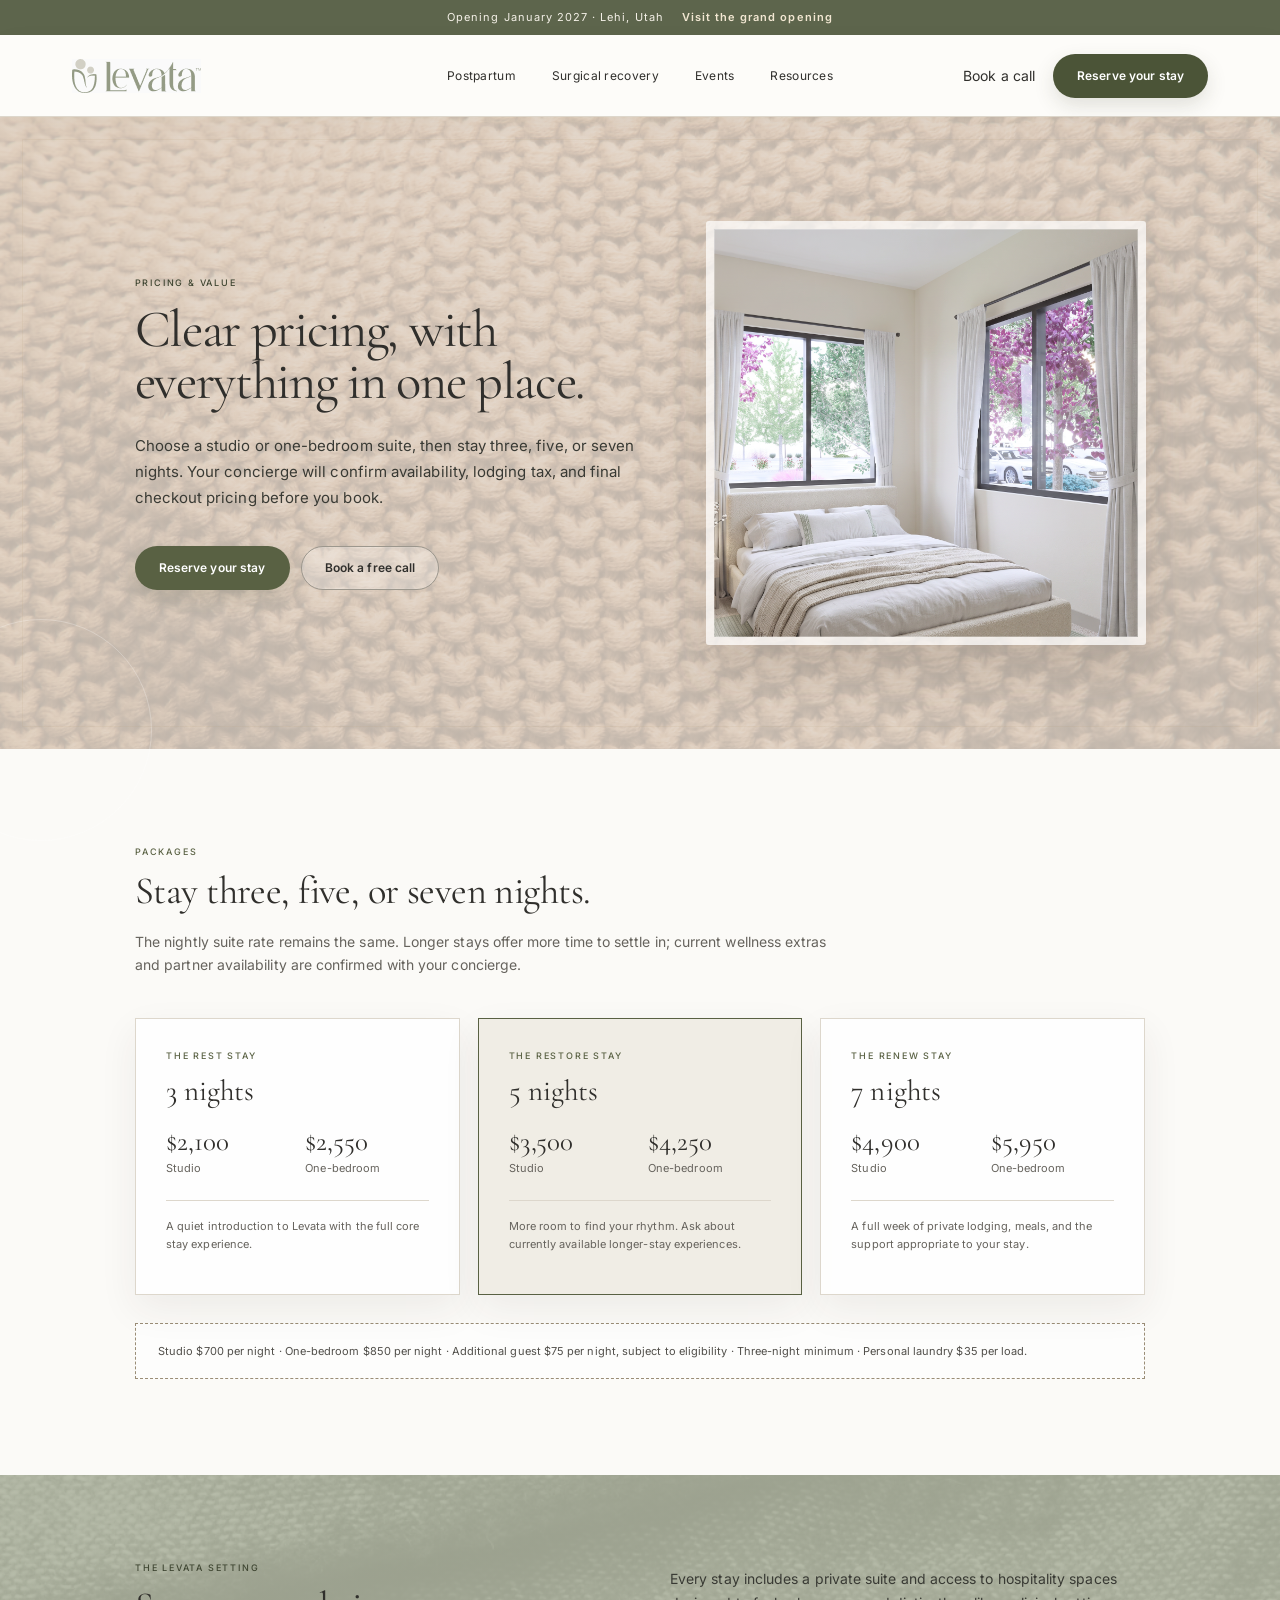
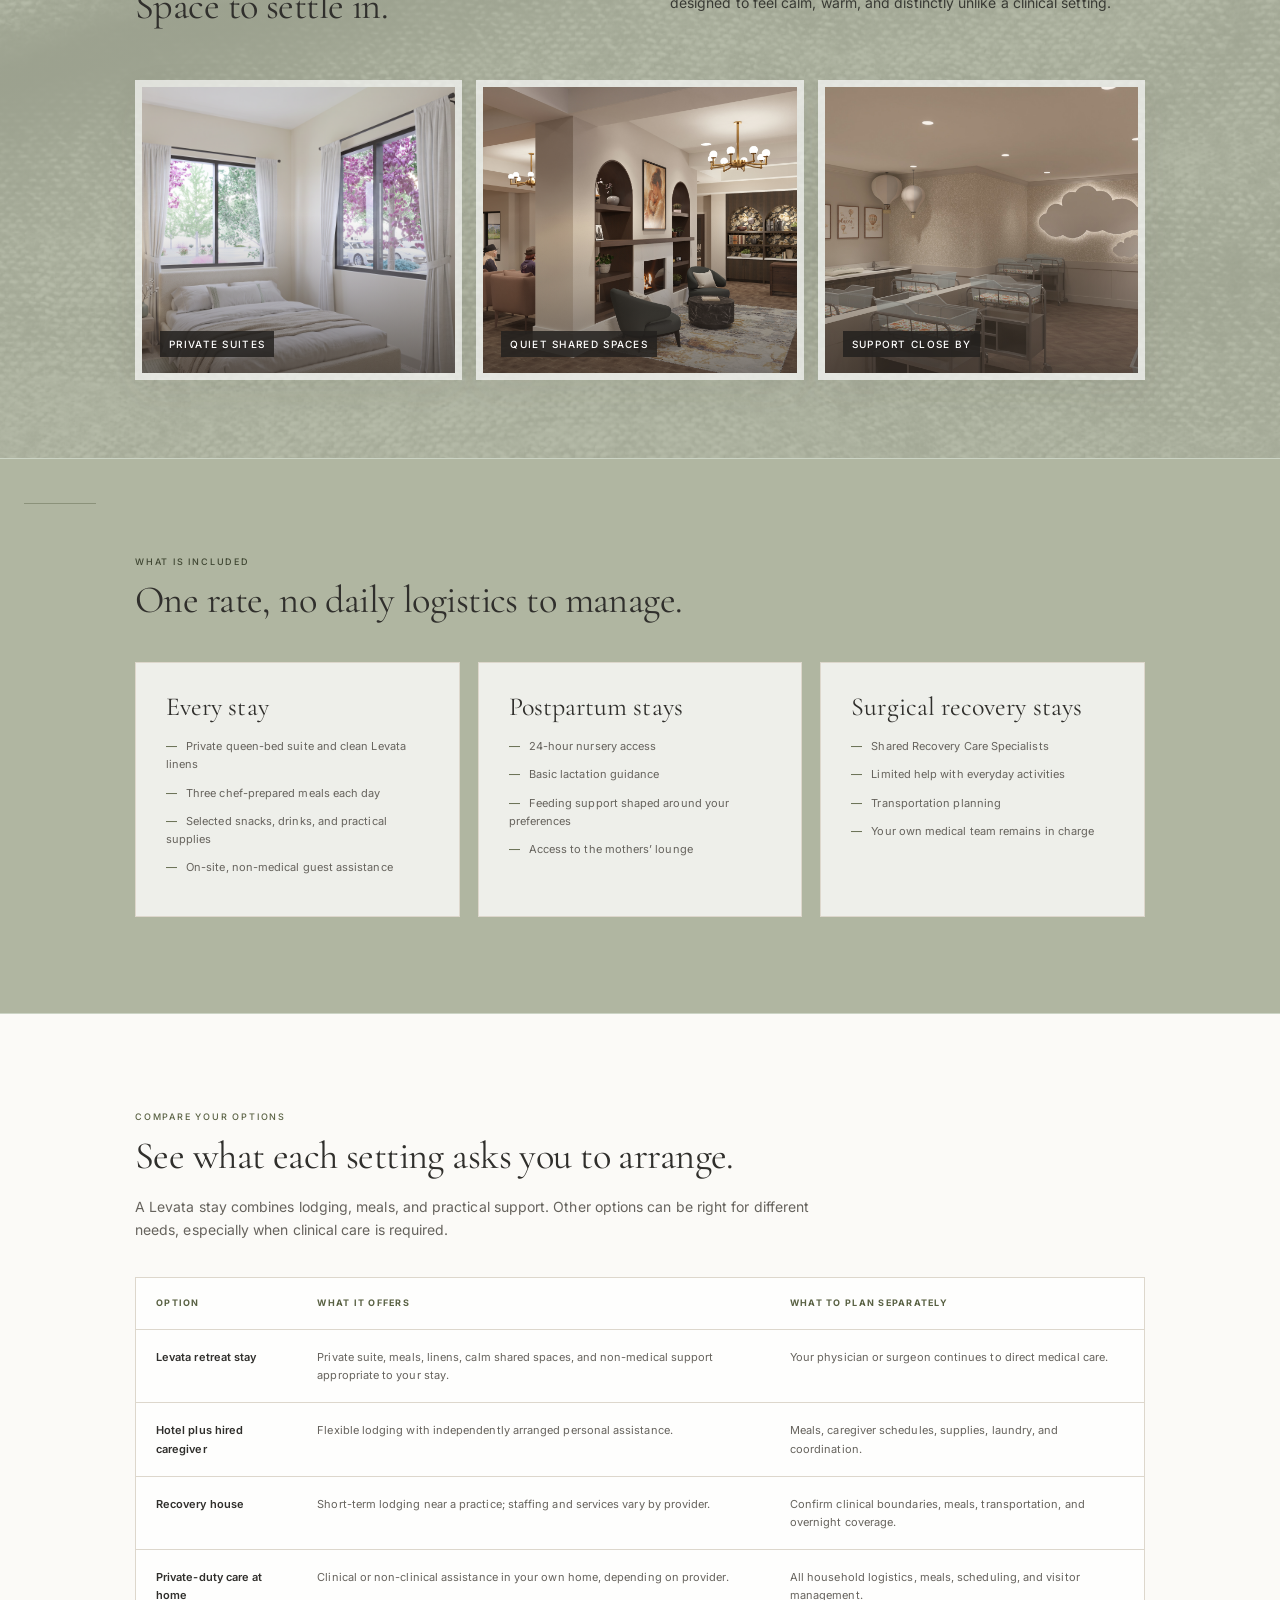
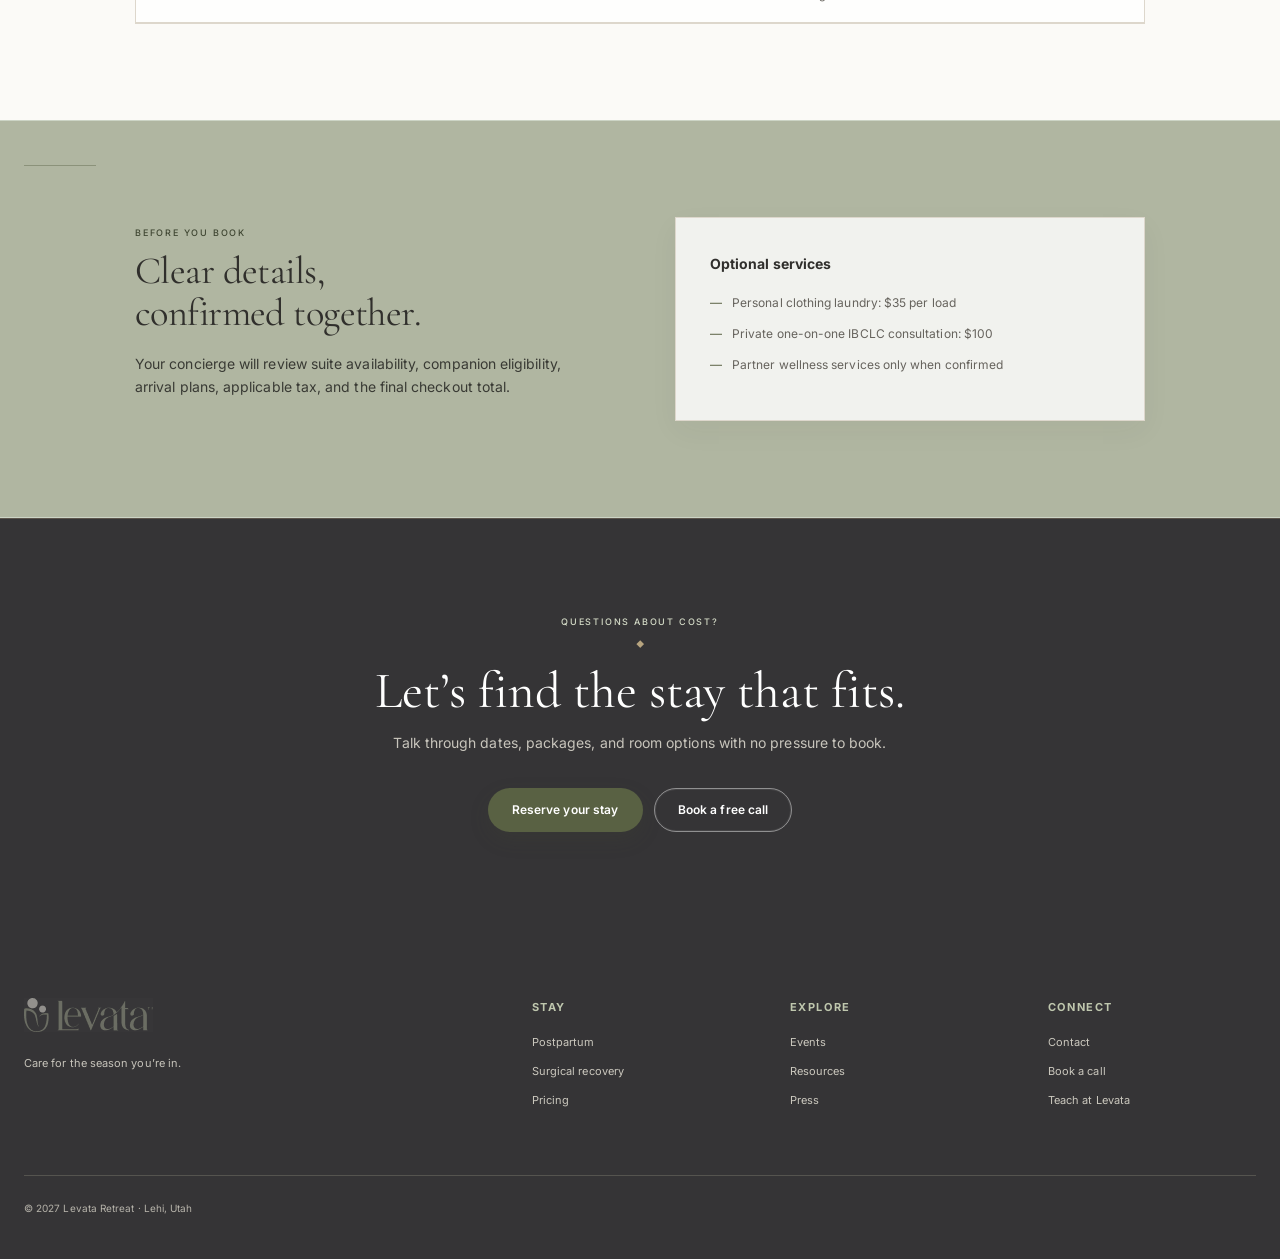
<file: pricing.html>
<!doctype html>
<html lang="en"><head><meta charset="UTF-8" /><meta name="viewport" content="width=device-width, initial-scale=1.0" /><title>Pricing &amp; Packages — Levata Retreat</title><meta name="description" content="Clear suite pricing and stay inclusions for postpartum and surgical recovery stays at Levata Retreat." /><link rel="stylesheet" href="styles.css?v=32" /><script src="components.js?v=7" defer></script><script src="script.js?v=6" defer></script></head>
<body><levata-header active="pricing"></levata-header><main>
  <section class="page-hero fabric-hero fabric-hero--tan"><div><p class="eyebrow">Pricing &amp; value</p><h1>Clear pricing, with everything in one place.</h1><p>Choose a studio or one-bedroom suite, then stay three, five, or seven nights. Your concierge will confirm availability, lodging tax, and final checkout pricing before you book.</p><div class="button-row"><button class="button button-olive stay-picker-trigger" type="button">Reserve your stay</button><a class="button button-outline" href="concierge.html">Book a free call</a></div></div><div class="page-hero-media"><img src="assets/space-suite.png" alt="A calm private suite at Levata" /></div></section>
  <section class="content-section"><div class="content-wrap"><p class="eyebrow">Packages</p><h2>Stay three, five, or seven nights.</h2><p class="intro">The nightly suite rate remains the same. Longer stays offer more time to settle in; current wellness extras and partner availability are confirmed with your concierge.</p><div class="package-grid"><article class="package-card"><p class="eyebrow">The Rest Stay</p><h3>3 nights</h3><div class="package-prices"><div><strong>$2,100</strong><small>Studio</small></div><div><strong>$2,550</strong><small>One-bedroom</small></div></div><p class="package-note">A quiet introduction to Levata with the full core stay experience.</p></article><article class="package-card featured"><p class="eyebrow">The Restore Stay</p><h3>5 nights</h3><div class="package-prices"><div><strong>$3,500</strong><small>Studio</small></div><div><strong>$4,250</strong><small>One-bedroom</small></div></div><p class="package-note">More room to find your rhythm. Ask about currently available longer-stay experiences.</p></article><article class="package-card"><p class="eyebrow">The Renew Stay</p><h3>7 nights</h3><div class="package-prices"><div><strong>$4,900</strong><small>Studio</small></div><div><strong>$5,950</strong><small>One-bedroom</small></div></div><p class="package-note">A full week of private lodging, meals, and the support appropriate to your stay.</p></article></div><p class="notice">Studio $700 per night · One-bedroom $850 per night · Additional guest $75 per night, subject to eligibility · Three-night minimum · Personal laundry $35 per load.</p></div></section>
  <section class="content-section visual-pause visual-pause--sage"><div class="content-wrap"><div class="visual-pause-heading"><div><p class="eyebrow">The Levata setting</p><h2>Space to settle in.</h2></div><p class="intro">Every stay includes a private suite and access to hospitality spaces designed to feel calm, warm, and distinctly unlike a clinical setting.</p></div><div class="image-triptych"><figure><img src="assets/space-suite.png" alt="A private guest suite at Levata" /><figcaption>Private suites</figcaption></figure><figure><img src="assets/space-lounge.png" alt="The shared lounge at Levata" /><figcaption>Quiet shared spaces</figcaption></figure><figure><img src="assets/space-care.png" alt="A welcoming hospitality space at Levata" /><figcaption>Support close by</figcaption></figure></div></div></section>
  <section class="content-section tinted"><div class="content-wrap"><p class="eyebrow">What is included</p><h2>One rate, no daily logistics to manage.</h2><div class="inclusion-columns"><article><h3>Every stay</h3><ul><li>Private queen-bed suite and clean Levata linens</li><li>Three chef-prepared meals each day</li><li>Selected snacks, drinks, and practical supplies</li><li>On-site, non-medical guest assistance</li></ul></article><article><h3>Postpartum stays</h3><ul><li>24-hour nursery access</li><li>Basic lactation guidance</li><li>Feeding support shaped around your preferences</li><li>Access to the mothers’ lounge</li></ul></article><article><h3>Surgical recovery stays</h3><ul><li>Shared Recovery Care Specialists</li><li>Limited help with everyday activities</li><li>Transportation planning</li><li>Your own medical team remains in charge</li></ul></article></div></div></section>
  <section class="content-section"><div class="content-wrap"><p class="eyebrow">Compare your options</p><h2>See what each setting asks you to arrange.</h2><p class="intro">A Levata stay combines lodging, meals, and practical support. Other options can be right for different needs, especially when clinical care is required.</p><div class="compare-wrap"><table class="compare-table"><thead><tr><th>Option</th><th>What it offers</th><th>What to plan separately</th></tr></thead><tbody><tr><td>Levata retreat stay</td><td>Private suite, meals, linens, calm shared spaces, and non-medical support appropriate to your stay.</td><td>Your physician or surgeon continues to direct medical care.</td></tr><tr><td>Hotel plus hired caregiver</td><td>Flexible lodging with independently arranged personal assistance.</td><td>Meals, caregiver schedules, supplies, laundry, and coordination.</td></tr><tr><td>Recovery house</td><td>Short-term lodging near a practice; staffing and services vary by provider.</td><td>Confirm clinical boundaries, meals, transportation, and overnight coverage.</td></tr><tr><td>Private-duty care at home</td><td>Clinical or non-clinical assistance in your own home, depending on provider.</td><td>All household logistics, meals, scheduling, and visitor management.</td></tr></tbody></table></div></div></section>
  <section class="content-section tinted"><div class="content-wrap split"><div><p class="eyebrow">Before you book</p><h2>Clear details, confirmed together.</h2><p class="intro">Your concierge will review suite availability, companion eligibility, arrival plans, applicable tax, and the final checkout total.</p></div><div class="panel"><strong>Optional services</strong><ul><li>Personal clothing laundry: $35 per load</li><li>Private one-on-one IBCLC consultation: $100</li><li>Partner wellness services only when confirmed</li></ul></div></div></section>
  <section class="page-cta"><p class="eyebrow">Questions about cost?</p><h2>Let’s find the stay that fits.</h2><p>Talk through dates, packages, and room options with no pressure to book.</p><div class="button-row"><button class="button button-olive stay-picker-trigger" type="button">Reserve your stay</button><a class="button button-outline-light" href="concierge.html">Book a free call</a></div></section>
</main><levata-footer></levata-footer></body></html>
</file>
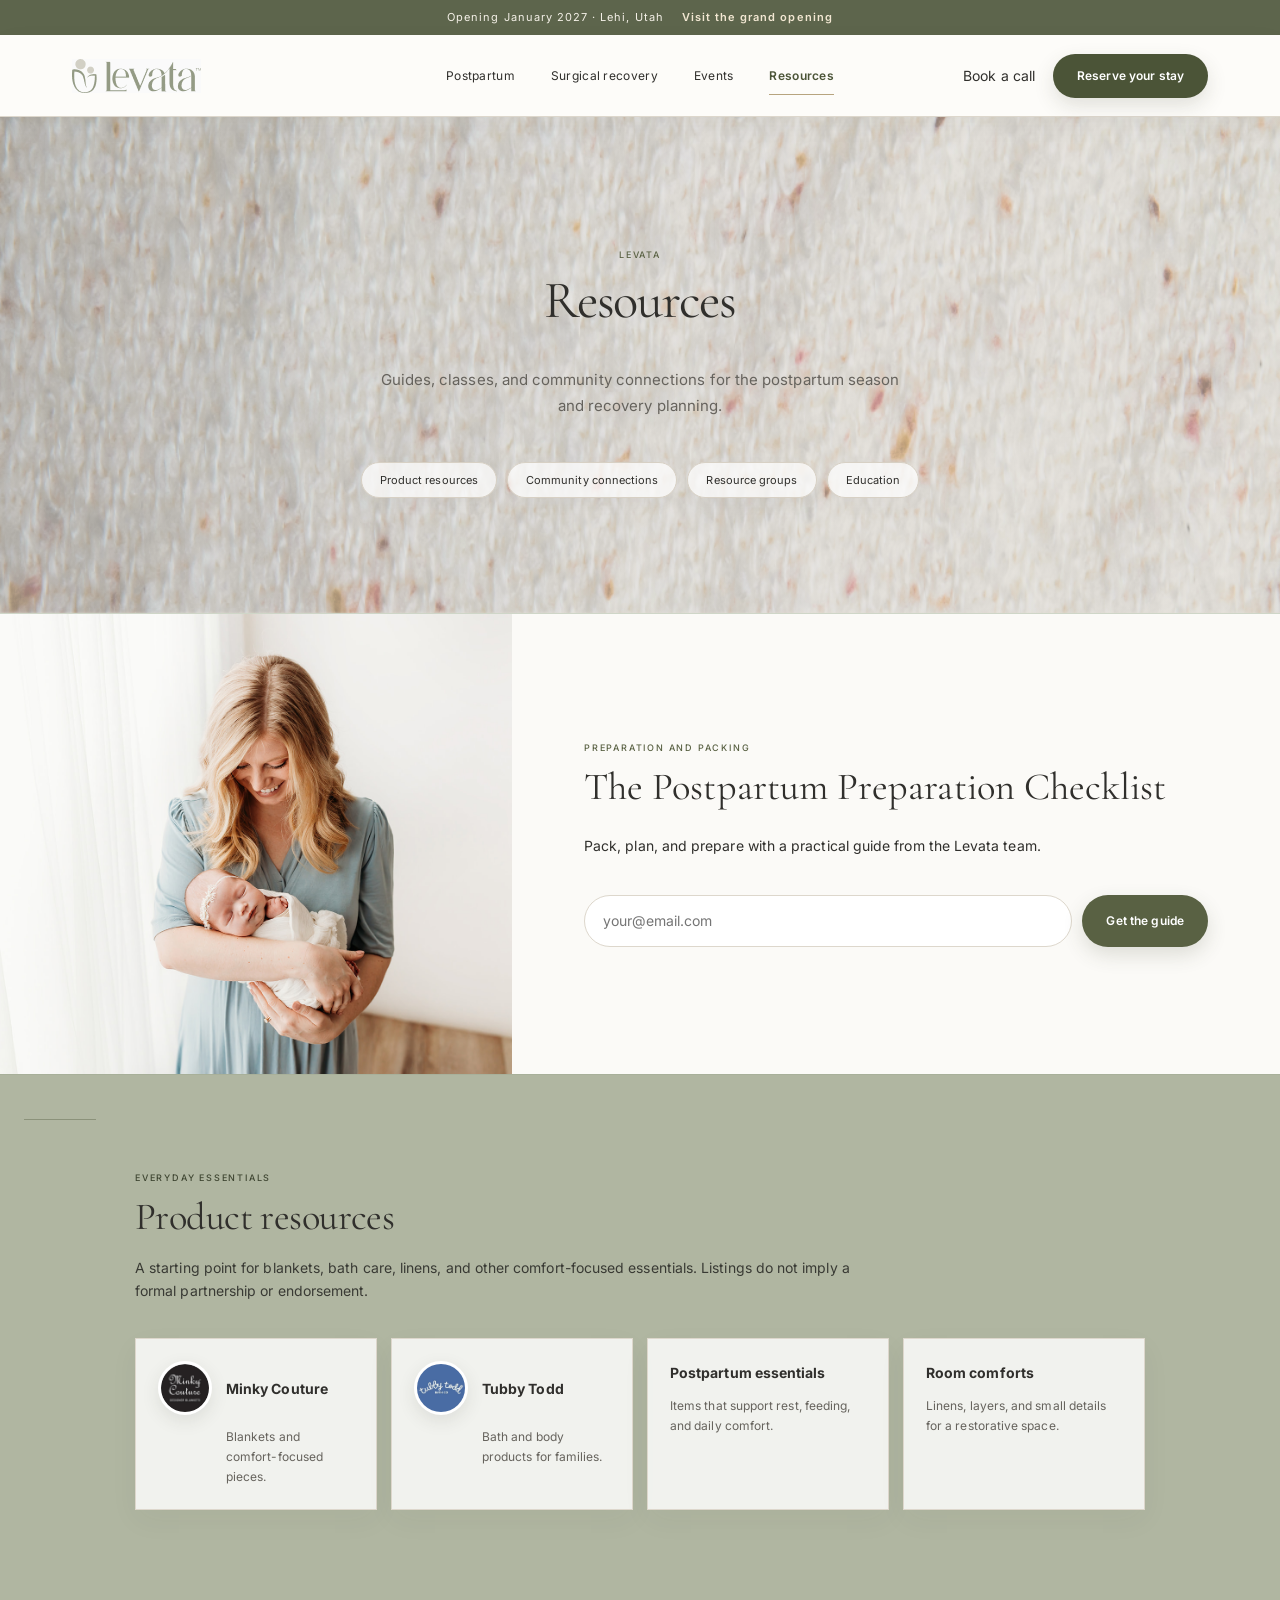
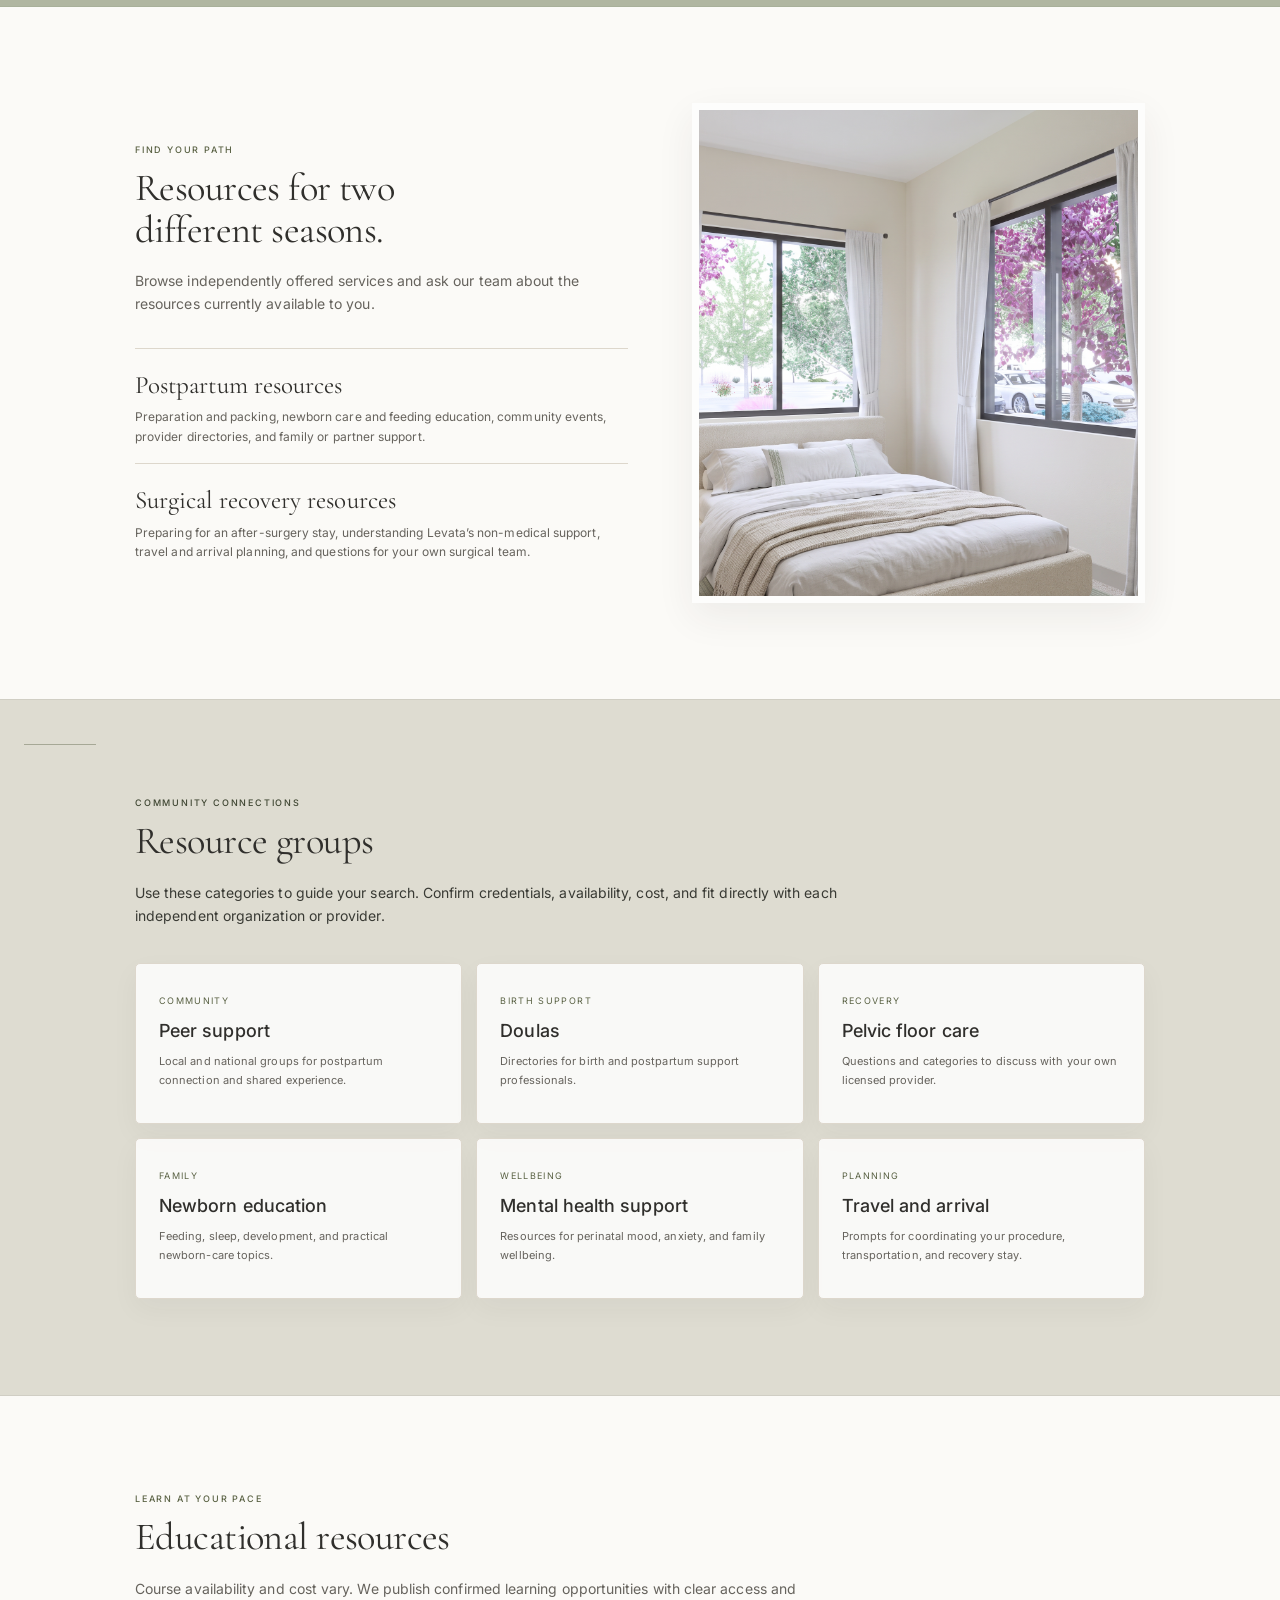
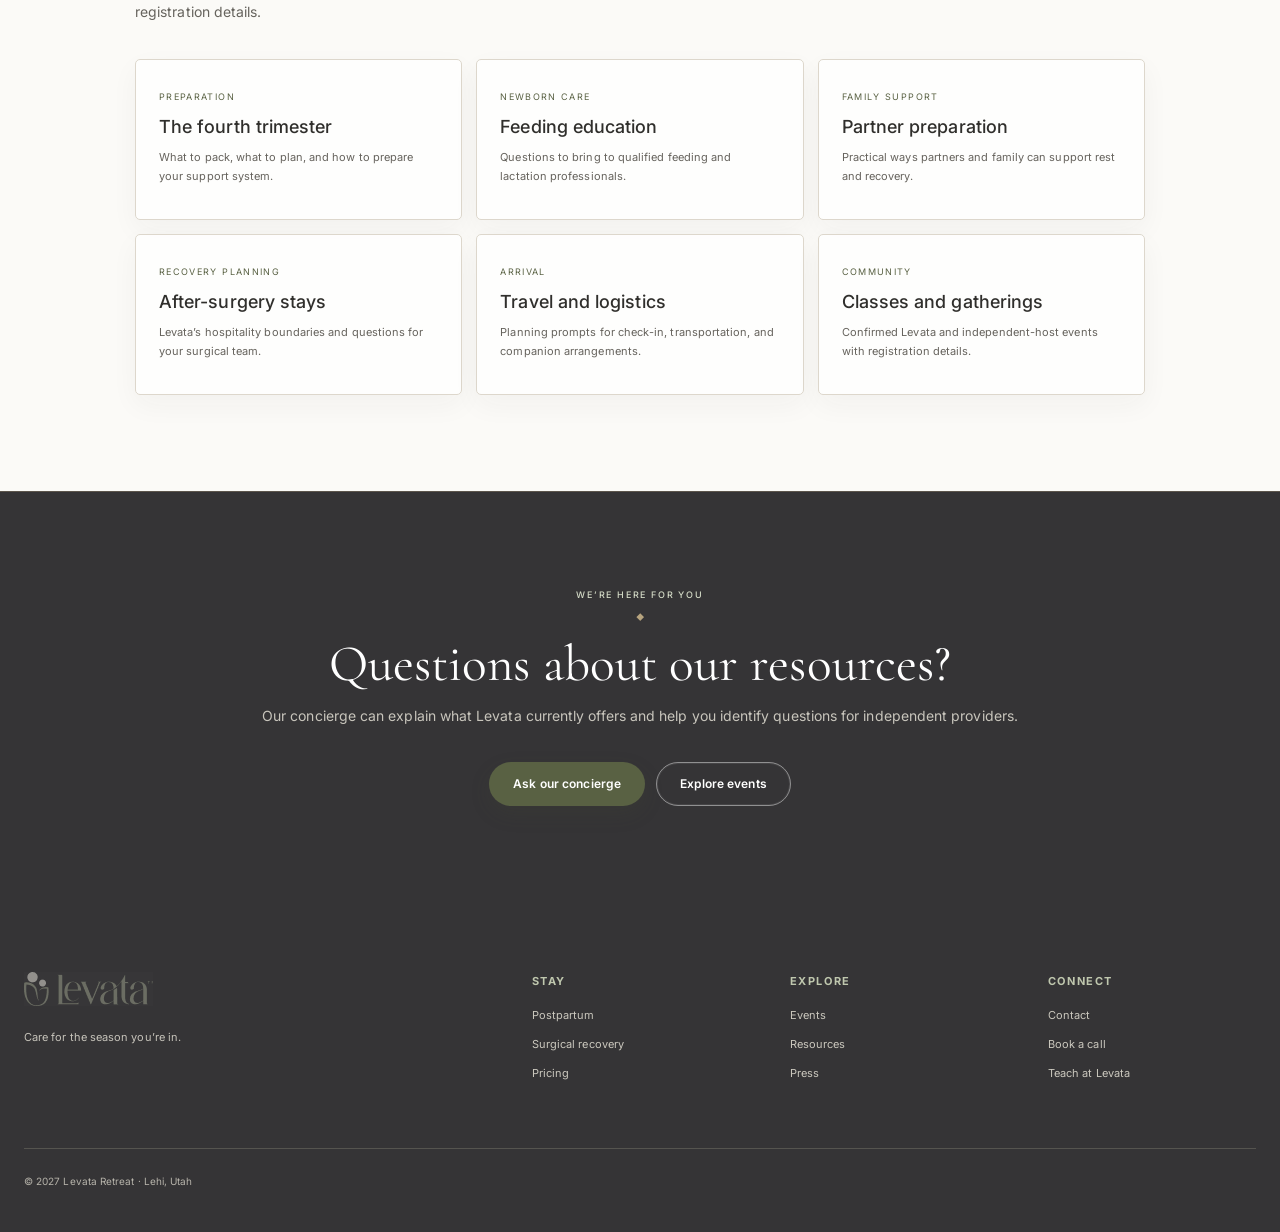
<file: resources.html>
<!doctype html>
<html lang="en"><head><meta charset="UTF-8" /><meta name="viewport" content="width=device-width, initial-scale=1.0" /><title>Resources — Levata Retreat</title><meta name="description" content="Guides, education, and community connections for postpartum and recovery stays." /><link rel="stylesheet" href="styles.css?v=32" /><script src="components.js?v=7" defer></script><script src="script.js?v=6" defer></script></head>
<body class="theme-resources"><levata-header active="resources"></levata-header><main>
  <section class="page-title"><p class="eyebrow">Levata</p><h1>Resources</h1><p>Guides, classes, and community connections for the postpartum season and recovery planning.</p><div class="filter-pills"><a href="#products">Product resources</a><a href="#providers">Community connections</a><a href="#directory">Resource groups</a><a href="#courses">Education</a></div></section>
  <section class="resource-feature"><div class="resource-image"><img src="assets/resources-guide.png" alt="A mother holding her newborn" /></div><div class="resource-copy"><p class="eyebrow">Preparation and packing</p><h2>The Postpartum Preparation Checklist</h2><p>Pack, plan, and prepare with a practical guide from the Levata team.</p><form class="signup js-demo-form"><input type="email" required placeholder="your@email.com" aria-label="Email address" /><button class="button button-olive" type="submit">Get the guide</button></form></div></section>
  <section class="content-section tinted" id="products"><div class="content-wrap"><p class="eyebrow">Everyday essentials</p><h2>Product resources</h2><p class="intro">A starting point for blankets, bath care, linens, and other comfort-focused essentials. Listings do not imply a formal partnership or endorsement.</p><div class="partner-grid"><article class="note-card partner-card"><div class="partner-brand"><span class="partner-logo"><img src="assets/resources-banner.png" alt="Minky Couture logo" /></span><strong>Minky Couture</strong></div><p>Blankets and comfort-focused pieces.</p></article><article class="note-card partner-card"><div class="partner-brand"><span class="partner-logo"><img src="assets/resources-course.png" alt="Tubby Todd logo" /></span><strong>Tubby Todd</strong></div><p>Bath and body products for families.</p></article><article class="note-card"><strong>Postpartum essentials</strong><p>Items that support rest, feeding, and daily comfort.</p></article><article class="note-card"><strong>Room comforts</strong><p>Linens, layers, and small details for a restorative space.</p></article></div></div></section>
  <section class="content-section" id="providers"><div class="content-wrap visual-split"><div><p class="eyebrow">Find your path</p><h2>Resources for two different seasons.</h2><p class="intro">Browse independently offered services and ask our team about the resources currently available to you.</p><div class="path-list"><article><h3>Postpartum resources</h3><p>Preparation and packing, newborn care and feeding education, community events, provider directories, and family or partner support.</p></article><article><h3>Surgical recovery resources</h3><p>Preparing for an after-surgery stay, understanding Levata’s non-medical support, travel and arrival planning, and questions for your own surgical team.</p></article></div></div><figure class="inline-visual tall"><img src="assets/surgical-hero.png" alt="A bright private suite for a recovery stay" /></figure></div></section>
  <section class="content-section tinted" id="directory"><div class="content-wrap"><p class="eyebrow">Community connections</p><h2>Resource groups</h2><p class="intro">Use these categories to guide your search. Confirm credentials, availability, cost, and fit directly with each independent organization or provider.</p><div class="directory-grid"><article class="directory-card"><small>Community</small><h3>Peer support</h3><p>Local and national groups for postpartum connection and shared experience.</p></article><article class="directory-card"><small>Birth support</small><h3>Doulas</h3><p>Directories for birth and postpartum support professionals.</p></article><article class="directory-card"><small>Recovery</small><h3>Pelvic floor care</h3><p>Questions and categories to discuss with your own licensed provider.</p></article><article class="directory-card"><small>Family</small><h3>Newborn education</h3><p>Feeding, sleep, development, and practical newborn-care topics.</p></article><article class="directory-card"><small>Wellbeing</small><h3>Mental health support</h3><p>Resources for perinatal mood, anxiety, and family wellbeing.</p></article><article class="directory-card"><small>Planning</small><h3>Travel and arrival</h3><p>Prompts for coordinating your procedure, transportation, and recovery stay.</p></article></div></div></section>
  <section class="content-section" id="courses"><div class="content-wrap"><p class="eyebrow">Learn at your pace</p><h2>Educational resources</h2><p class="intro">Course availability and cost vary. We publish confirmed learning opportunities with clear access and registration details.</p><div class="course-grid"><article class="course-card"><small>Preparation</small><h3>The fourth trimester</h3><p>What to pack, what to plan, and how to prepare your support system.</p></article><article class="course-card"><small>Newborn care</small><h3>Feeding education</h3><p>Questions to bring to qualified feeding and lactation professionals.</p></article><article class="course-card"><small>Family support</small><h3>Partner preparation</h3><p>Practical ways partners and family can support rest and recovery.</p></article><article class="course-card"><small>Recovery planning</small><h3>After-surgery stays</h3><p>Levata’s hospitality boundaries and questions for your surgical team.</p></article><article class="course-card"><small>Arrival</small><h3>Travel and logistics</h3><p>Planning prompts for check-in, transportation, and companion arrangements.</p></article><article class="course-card"><small>Community</small><h3>Classes and gatherings</h3><p>Confirmed Levata and independent-host events with registration details.</p></article></div></div></section>
  <section class="page-cta"><p class="eyebrow">We’re here for you</p><h2>Questions about our resources?</h2><p>Our concierge can explain what Levata currently offers and help you identify questions for independent providers.</p><div class="button-row"><a class="button button-olive" href="concierge.html">Ask our concierge</a><a class="button button-outline-light" href="events.html">Explore events</a></div></section>
</main><levata-footer></levata-footer></body></html>
</file>
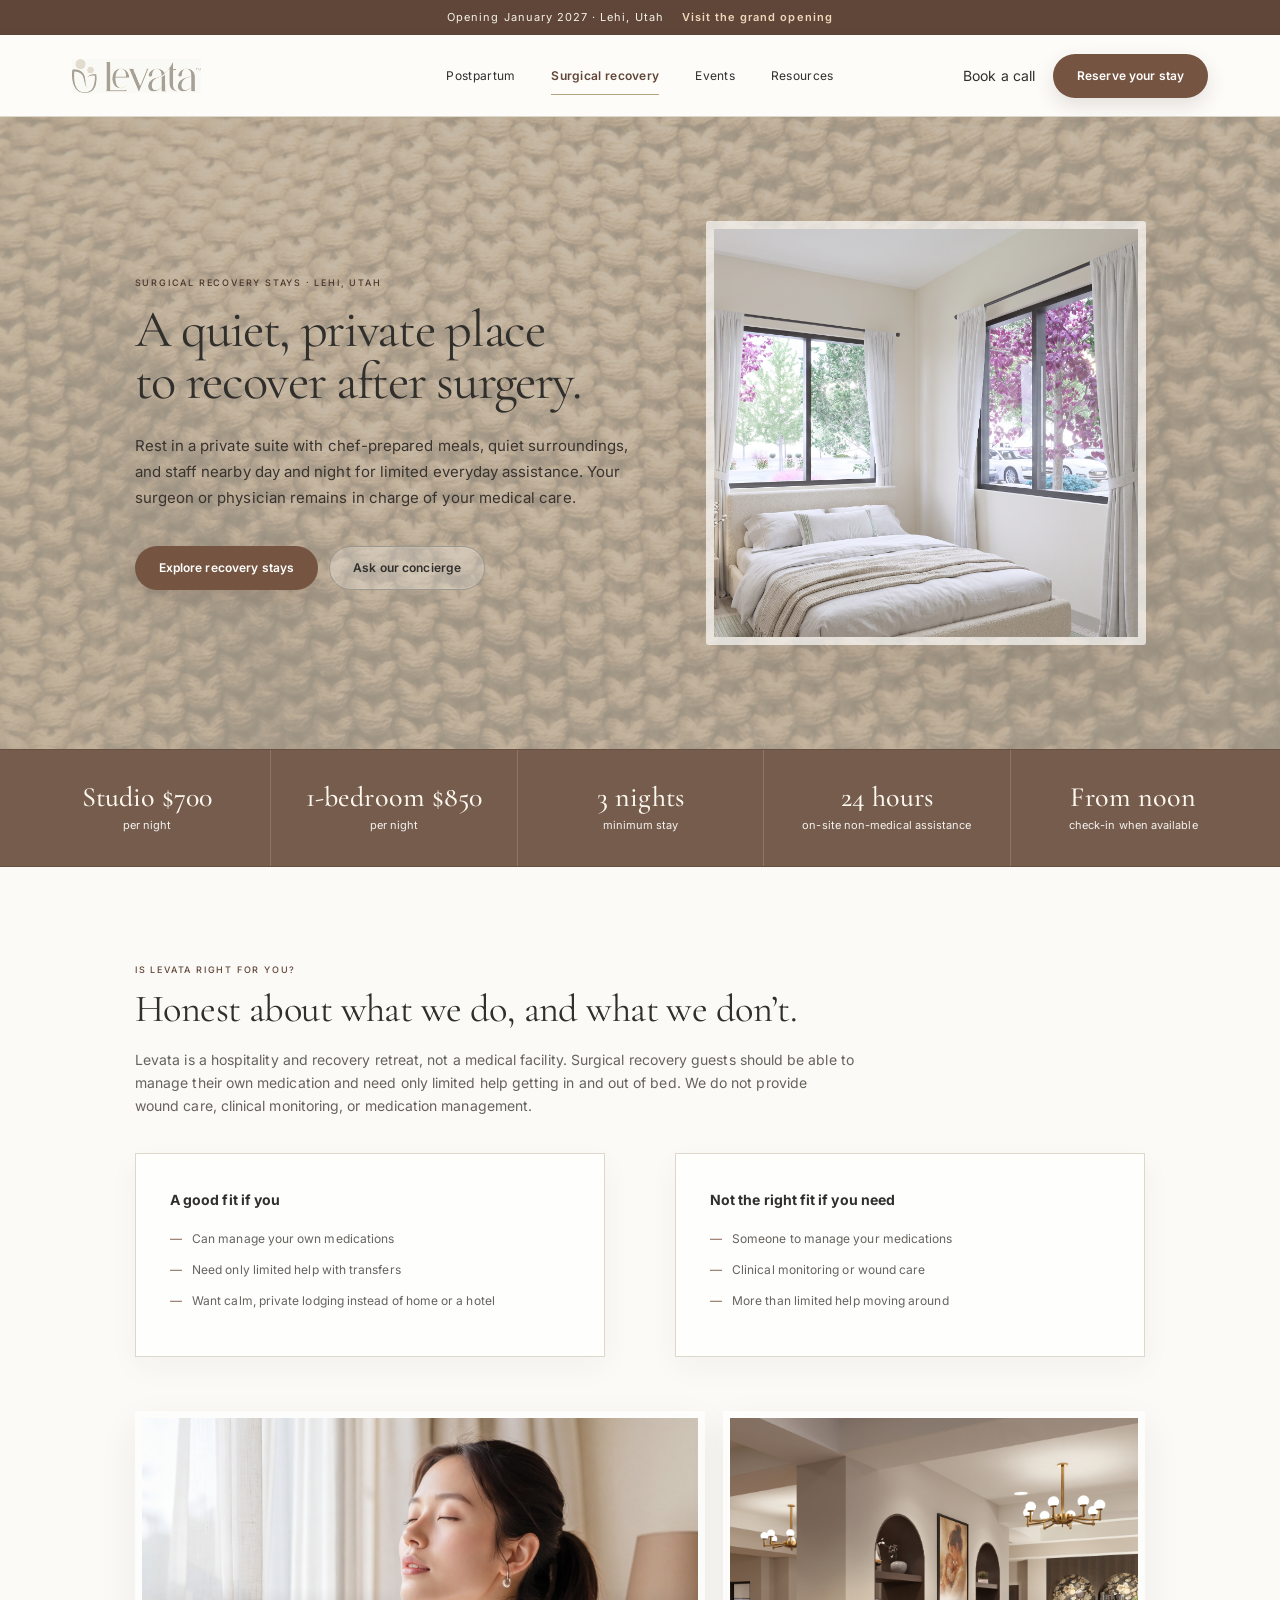
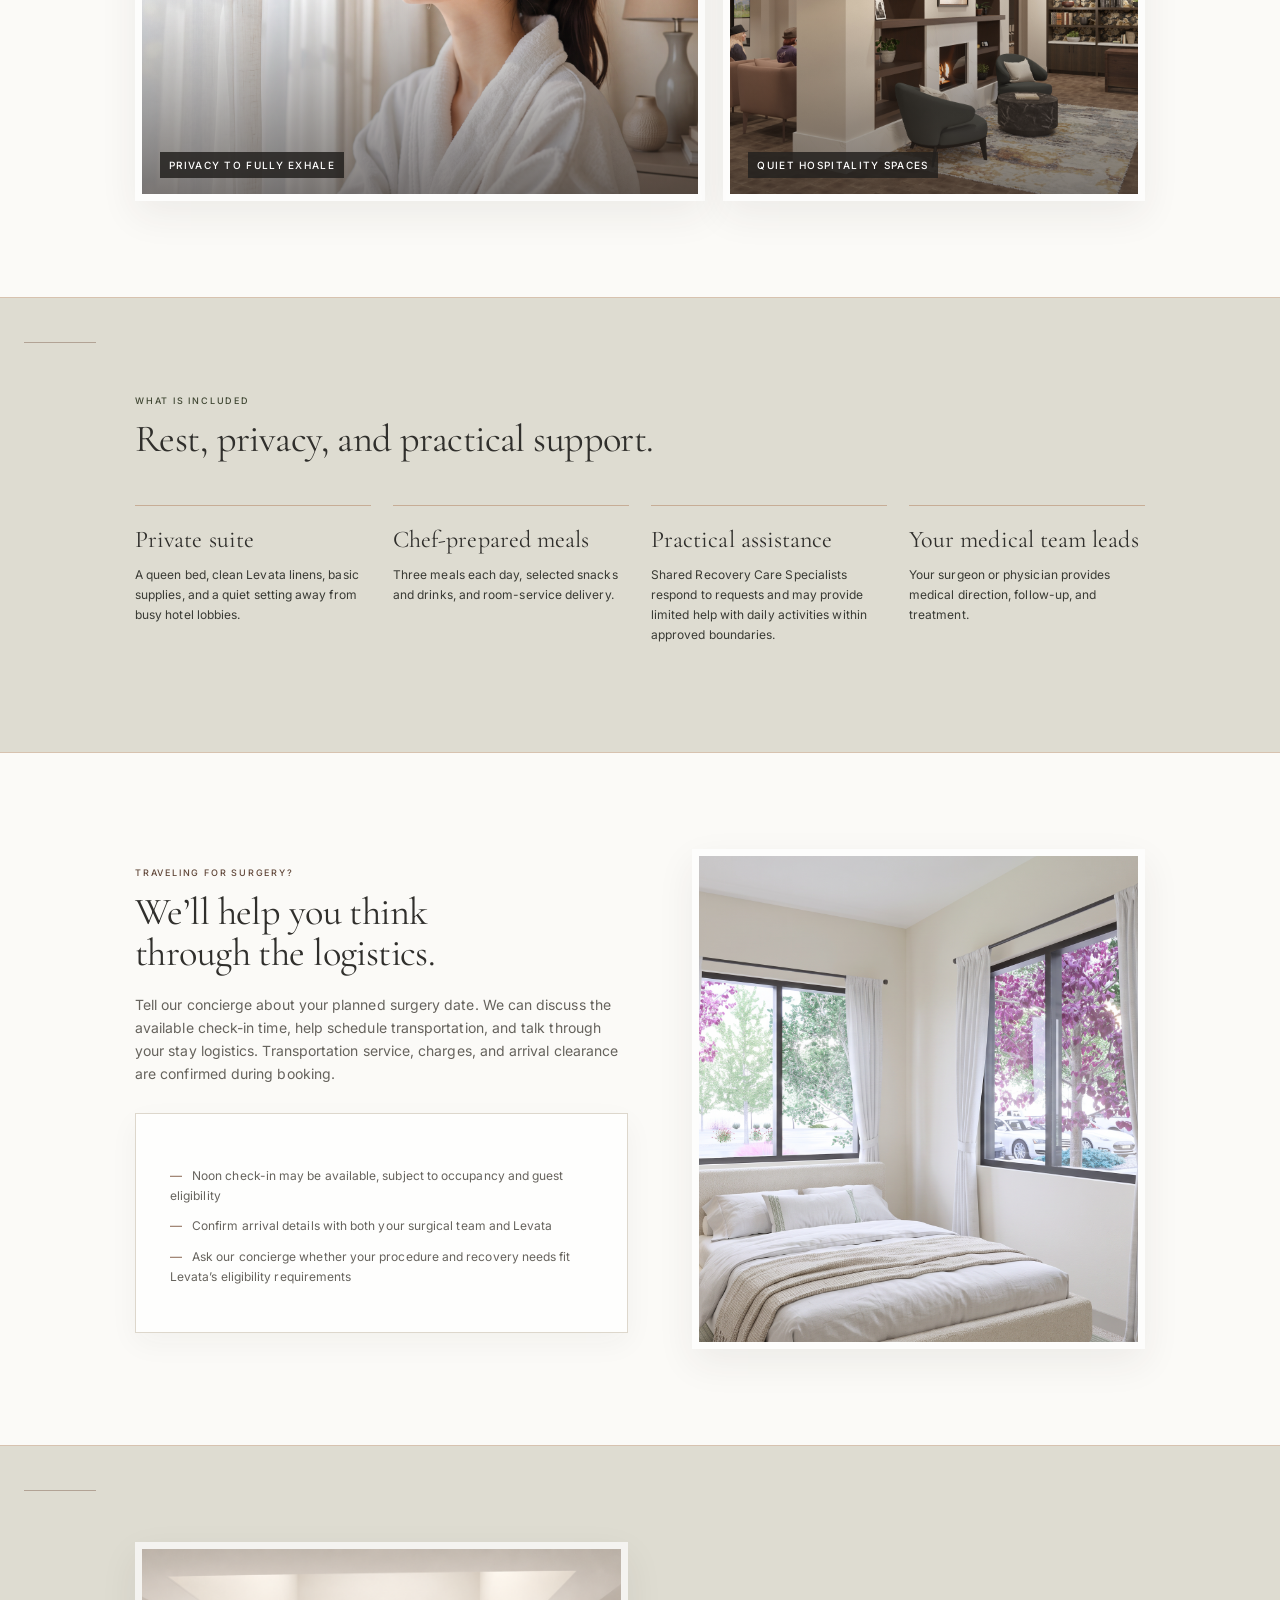
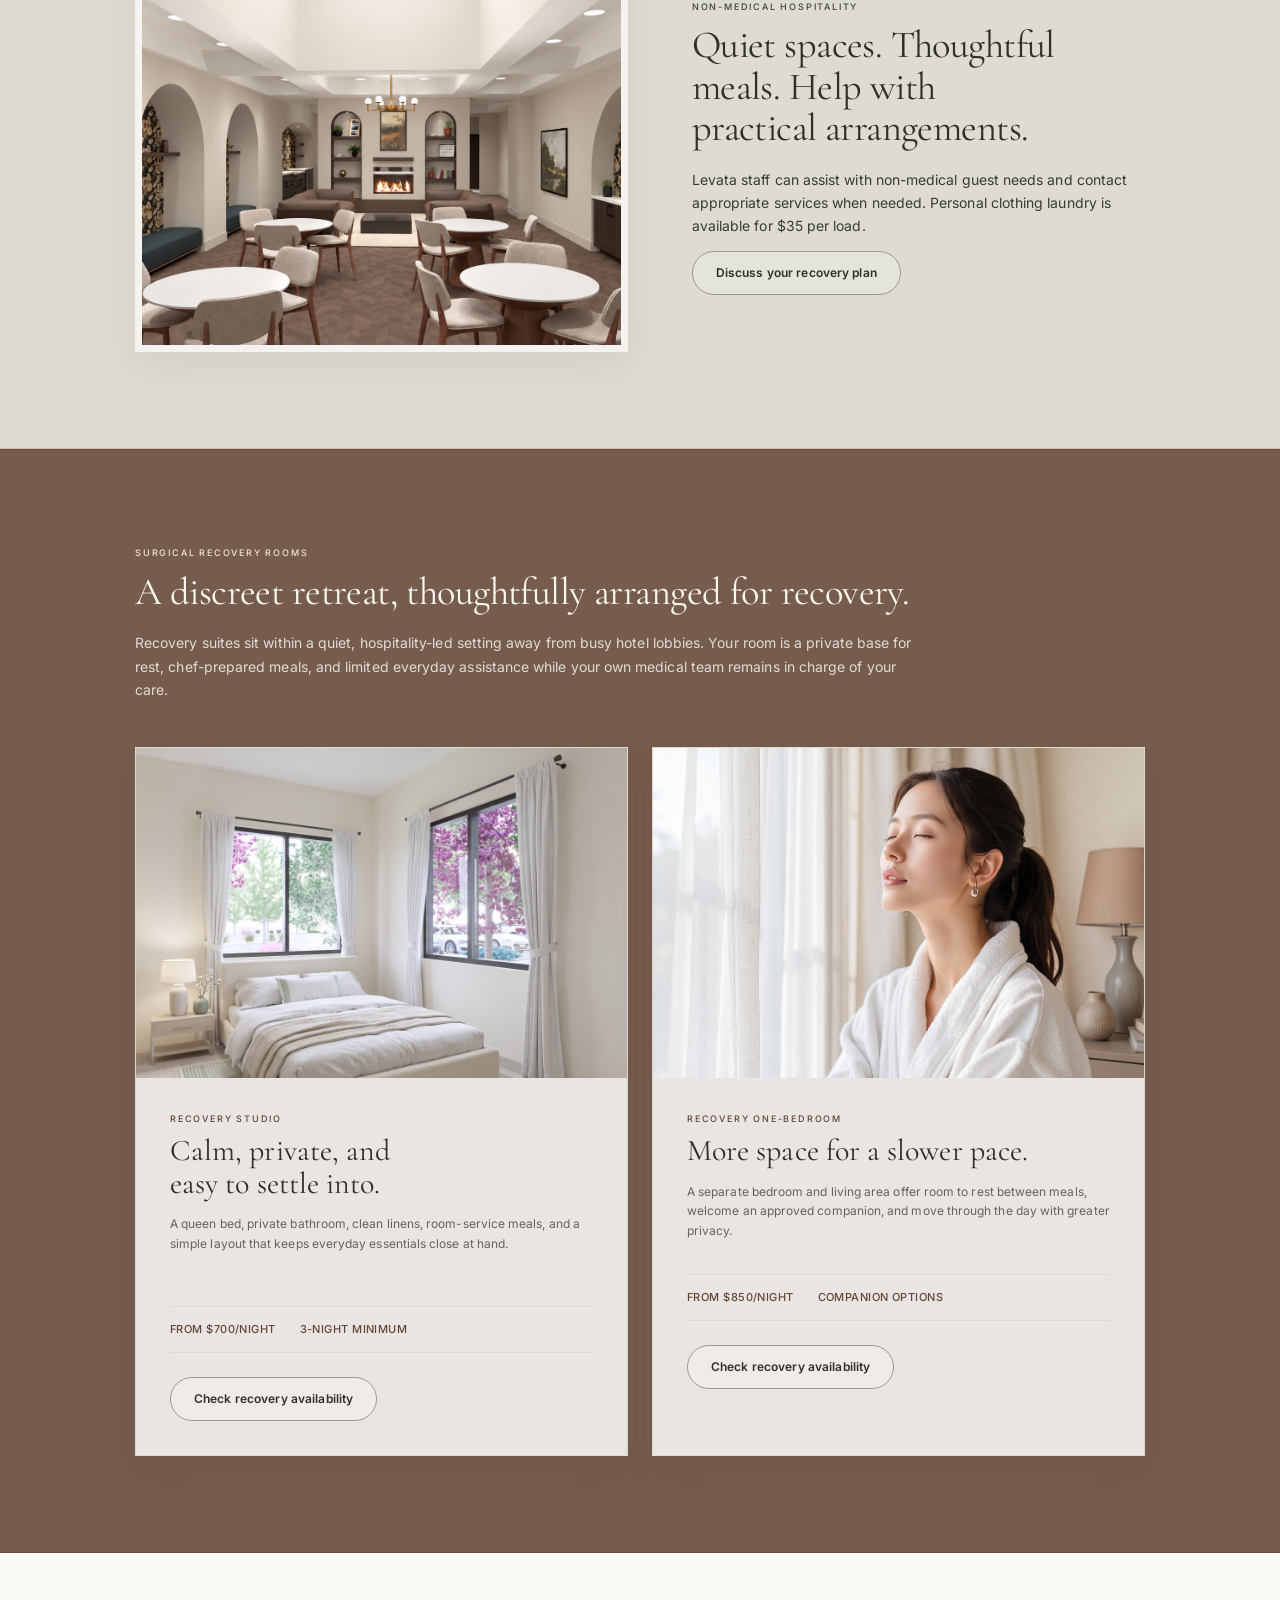
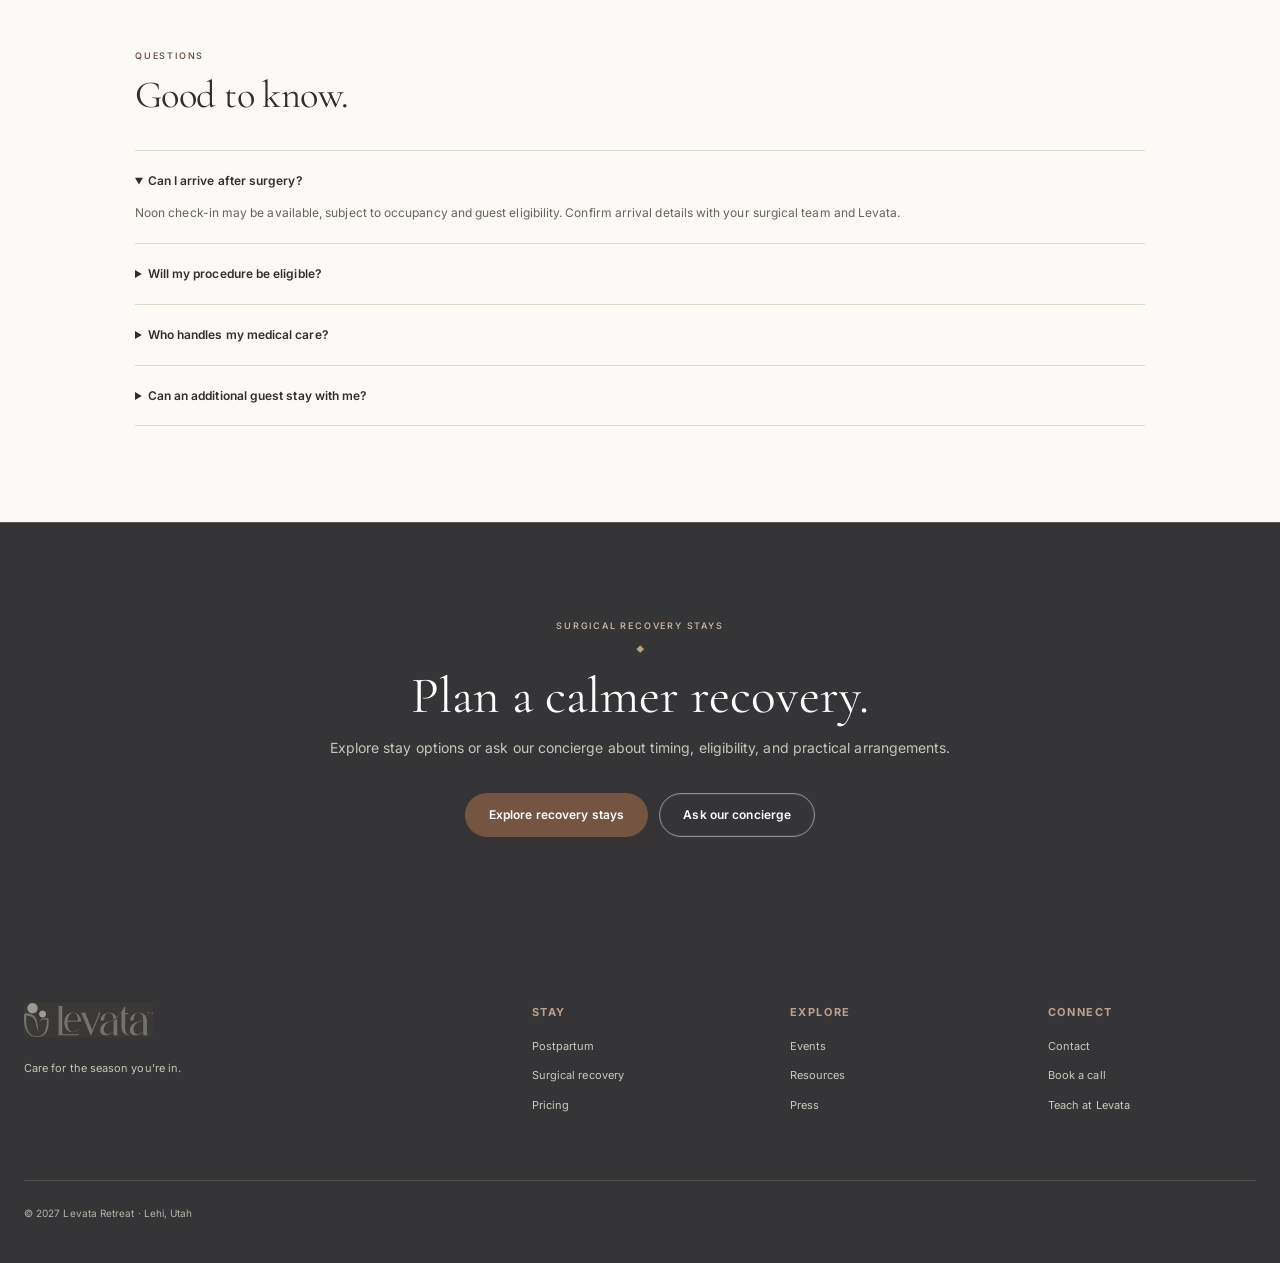
<file: surgical-recovery.html>
<!doctype html>
<html lang="en">
<head><meta charset="UTF-8" /><meta name="viewport" content="width=device-width, initial-scale=1.0" /><title>Surgical Recovery — Levata Retreat</title><meta name="description" content="A private, non-medical place to recover after surgery with meals and practical support." /><link rel="stylesheet" href="styles.css?v=32" /><script src="components.js?v=7" defer></script><script src="script.js?v=6" defer></script></head>
<body class="theme-surgical"><levata-header active="surgical"></levata-header><main>
  <section class="page-hero"><div><p class="eyebrow">Surgical recovery stays · Lehi, Utah</p><h1>A quiet, private place to recover after surgery.</h1><p>Rest in a private suite with chef-prepared meals, quiet surroundings, and staff nearby day and night for limited everyday assistance. Your surgeon or physician remains in charge of your medical care.</p><div class="button-row"><a class="button button-olive" href="pricing.html">Explore recovery stays</a><a class="button button-outline" href="concierge.html">Ask our concierge</a></div></div><div class="page-hero-media"><img src="assets/surgical-hero.png" alt="A bright private recovery suite" /></div></section>
  <section class="facts facts--surgical facts--five"><div class="fact"><strong>Studio $700</strong><span>per night</span></div><div class="fact"><strong>1-bedroom $850</strong><span>per night</span></div><div class="fact"><strong>3 nights</strong><span>minimum stay</span></div><div class="fact"><strong>24 hours</strong><span>on-site non-medical assistance</span></div><div class="fact"><strong>From noon</strong><span>check-in when available</span></div></section>
  <section class="content-section"><div class="content-wrap"><p class="eyebrow">Is Levata right for you?</p><h2>Honest about what we do, and what we don’t.</h2><p class="intro">Levata is a hospitality and recovery retreat, not a medical facility. Surgical recovery guests should be able to manage their own medication and need only limited help getting in and out of bed. We do not provide wound care, clinical monitoring, or medication management.</p><div class="split" style="margin-top:36px"><div class="panel"><strong>A good fit if you</strong><ul><li>Can manage your own medications</li><li>Need only limited help with transfers</li><li>Want calm, private lodging instead of home or a hotel</li></ul></div><div class="panel"><strong>Not the right fit if you need</strong><ul><li>Someone to manage your medications</li><li>Clinical monitoring or wound care</li><li>More than limited help moving around</li></ul></div></div><div class="editorial-gallery"><figure><img src="assets/surgical-gallery-rest.png" alt="A woman resting peacefully during recovery" /><figcaption>Privacy to fully exhale</figcaption></figure><figure><img src="assets/space-lounge.png" alt="The calm Levata guest lounge" /><figcaption>Quiet hospitality spaces</figcaption></figure></div></div></section>
  <section class="content-section tinted"><div class="content-wrap"><p class="eyebrow">What is included</p><h2>Rest, privacy, and practical support.</h2><div class="feature-grid"><article class="feature"><h3>Private suite</h3><p>A queen bed, clean Levata linens, basic supplies, and a quiet setting away from busy hotel lobbies.</p></article><article class="feature"><h3>Chef-prepared meals</h3><p>Three meals each day, selected snacks and drinks, and room-service delivery.</p></article><article class="feature"><h3>Practical assistance</h3><p>Shared Recovery Care Specialists respond to requests and may provide limited help with daily activities within approved boundaries.</p></article><article class="feature"><h3>Your medical team leads</h3><p>Your surgeon or physician provides medical direction, follow-up, and treatment.</p></article></div></div></section>
  <section class="content-section"><div class="content-wrap visual-split"><div><p class="eyebrow">Traveling for surgery?</p><h2>We’ll help you think through the logistics.</h2><p class="intro">Tell our concierge about your planned surgery date. We can discuss the available check-in time, help schedule transportation, and talk through your stay logistics. Transportation service, charges, and arrival clearance are confirmed during booking.</p><div class="panel compact-panel"><ul><li>Noon check-in may be available, subject to occupancy and guest eligibility</li><li>Confirm arrival details with both your surgical team and Levata</li><li>Ask our concierge whether your procedure and recovery needs fit Levata’s eligibility requirements</li></ul></div></div><figure class="inline-visual tall"><img src="assets/space-suite.png" alt="A private Levata suite prepared for a restful stay" /></figure></div></section>
  <section class="content-section tinted"><div class="content-wrap visual-split"><figure class="inline-visual"><img src="assets/events.png" alt="A comfortable shared hospitality space at Levata" /></figure><div><p class="eyebrow">Non-medical hospitality</p><h2>Quiet spaces. Thoughtful meals. Help with practical arrangements.</h2><p class="intro">Levata staff can assist with non-medical guest needs and contact appropriate services when needed. Personal clothing laundry is available for $35 per load.</p><a class="button button-outline" href="concierge.html">Discuss your recovery plan</a></div></div></section>
  <section class="content-section room-experience" id="surgical-rooms"><div class="content-wrap"><p class="eyebrow">Surgical recovery rooms</p><h2>A discreet retreat, thoughtfully arranged for recovery.</h2><p class="intro">Recovery suites sit within a quiet, hospitality-led setting away from busy hotel lobbies. Your room is a private base for rest, chef-prepared meals, and limited everyday assistance while your own medical team remains in charge of your care.</p><div class="room-story-grid"><article class="room-story-card"><figure><img src="assets/surgical-hero.png" alt="A bright private studio for a surgical recovery stay" /></figure><div><p class="eyebrow">Recovery studio</p><h3>Calm, private, and easy to settle into.</h3><p>A queen bed, private bathroom, clean linens, room-service meals, and a simple layout that keeps everyday essentials close at hand.</p><div class="room-story-meta"><span>From $700/night</span><span>3-night minimum</span></div><a class="button button-outline" href="concierge.html" data-cloudbeds-stay="surgical">Check recovery availability</a></div></article><article class="room-story-card"><figure><img src="assets/surgical-gallery-rest.png" alt="A guest resting comfortably during a surgical recovery stay" /></figure><div><p class="eyebrow">Recovery one-bedroom</p><h3>More space for a slower pace.</h3><p>A separate bedroom and living area offer room to rest between meals, welcome an approved companion, and move through the day with greater privacy.</p><div class="room-story-meta"><span>From $850/night</span><span>Companion options</span></div><a class="button button-outline" href="concierge.html" data-cloudbeds-stay="surgical">Check recovery availability</a></div></article></div></div></section>
  <section class="content-section"><div class="content-wrap"><p class="eyebrow">Questions</p><h2>Good to know.</h2><div class="faq"><details open><summary>Can I arrive after surgery?</summary><p>Noon check-in may be available, subject to occupancy and guest eligibility. Confirm arrival details with your surgical team and Levata.</p></details><details><summary>Will my procedure be eligible?</summary><p>Contact our concierge to confirm whether your procedure and recovery needs fit Levata’s current eligibility requirements.</p></details><details><summary>Who handles my medical care?</summary><p>Your surgeon or physician remains responsible for medical direction, follow-up, treatment, and emergency instructions.</p></details><details><summary>Can an additional guest stay with me?</summary><p>An additional guest is listed at $75 per night. Our concierge can review current companion eligibility and meal details.</p></details></div></div></section>
  <section class="page-cta"><p class="eyebrow">Surgical recovery stays</p><h2>Plan a calmer recovery.</h2><p>Explore stay options or ask our concierge about timing, eligibility, and practical arrangements.</p><div class="button-row"><a class="button button-olive" href="pricing.html">Explore recovery stays</a><a class="button button-outline-light" href="concierge.html">Ask our concierge</a></div></section>
</main><levata-footer></levata-footer></body></html>
</file>
<file: styles.css>
@import url('https://fonts.googleapis.com/css2?family=Cormorant+Garamond:ital,wght@0,400;0,500;0,600;1,400&family=Inter:wght@300;400;500;600&display=swap');

:root {
  --ink: #302f2c;
  --muted: #66635d;
  --olive: #596143;
  --olive-dark: #4b5437;
  --cream: #f2efe8;
  --paper: #fbfaf7;
  --line: #ddd7cc;
  --dark: #302f31;
  --champagne: #b7a47f;
  --rose-clay: #8b6e69;
  --rose-wash: #efe4df;
  --plum-ink: #4a3d40;
  --sage-wash: #e5e9df;
  --sage-soft: #d8decf;
  --sage-mid: #c9d0bd;
  --shadow-soft: 0 24px 70px rgba(52, 47, 39, .09);
  --shadow-card: 0 14px 36px rgba(52, 47, 39, .07);
  --display: 'Cormorant Garamond', Georgia, serif;
  --sans: 'Inter', Arial, sans-serif;
  --page-gutter: max(24px, calc((100vw - 1300px) / 2));
  --section-space: clamp(84px, 7.5vw, 116px);
}

* { box-sizing: border-box; }
html { scroll-behavior: smooth; }
body {
  margin: 0;
  overflow-x: hidden;
  background: var(--paper);
  color: var(--ink);
  font-family: var(--sans);
  font-size: 14px;
  line-height: 1.65;
  letter-spacing: .005em;
  -webkit-font-smoothing: antialiased;
  text-rendering: optimizeLegibility;
}
::selection { background: #d8d2c2; color: var(--ink); }
main, header, footer, section, article, div { min-width: 0; }
h1, h2, h3, h4, p, dd { overflow-wrap: break-word; }
button, input { font: inherit; }
button, a { color: inherit; }
button { cursor: pointer; }
a { text-decoration: none; }
img { display: block; width: 100%; height: 100%; object-fit: cover; }
:focus-visible { outline: 3px solid #4b5437; outline-offset: 3px; }

.announcement {
  min-height: 35px;
  padding: 8px 24px;
  background: #5d654c;
  display: flex;
  justify-content: center;
  align-items: center;
  gap: 18px;
  color: #f5f1e8;
  font-size: 11px;
  line-height: 1.5;
  letter-spacing: .095em;
  text-align: center;
}
.text-link, .footer-link { border: 0; background: none; padding: 0; }
.announcement .text-link { flex: 0 0 auto; color: #f2e7d2; font-weight: 600; }
.text-link:hover, a:hover { opacity: .68; }

.site-header {
  height: 82px;
  padding: 0 72px;
  position: sticky;
  top: 0;
  z-index: 20;
  display: grid;
  grid-template-columns: minmax(170px, 1fr) auto minmax(260px, 1fr);
  align-items: center;
  gap: 24px;
  background: rgba(253,252,249,.94);
  border-bottom: 1px solid var(--line);
  box-shadow: 0 8px 28px rgba(47, 44, 37, .035);
  backdrop-filter: blur(18px) saturate(115%);
}
.brand { display: block; width: 129px; height: 34px; }
.brand img { width: 129px; height: 34px; object-fit: contain; filter: saturate(.78) contrast(.96); }
.nav { display: flex; align-items: center; justify-content: center; gap: clamp(22px, 2.8vw, 42px); font-size: 12px; letter-spacing: .025em; white-space: nowrap; }
.header-actions { display: flex; align-items: center; justify-content: flex-end; gap: 18px; white-space: nowrap; }
.menu-button { display: none; border: 0; background: none; padding: 10px; }
.menu-button span { display: block; width: 22px; height: 1px; margin: 0; background: var(--ink); }

.button {
  width: fit-content;
  max-width: 100%;
  min-height: 44px;
  padding: 11px 23px;
  border: 1px solid transparent;
  border-radius: 999px;
  display: inline-flex;
  align-items: center;
  justify-content: center;
  flex: 0 0 auto;
  font-size: 12px;
  font-weight: 600;
  line-height: 18px;
  text-align: center;
  white-space: nowrap;
  letter-spacing: .01em;
  box-shadow: inset 0 0 0 1px rgba(255,255,255,.08);
  transition: transform .25s ease, background .25s ease, box-shadow .25s ease;
}
.button:hover { opacity: 1; transform: translateY(-2px); box-shadow: 0 10px 24px rgba(54, 52, 44, .13); }
.button-dark { background: var(--olive-dark); color: #fff; box-shadow: 0 8px 20px rgba(64, 69, 46, .15); }
.button-olive { background: #596143; color: #fff; box-shadow: 0 8px 20px rgba(68, 74, 50, .16); }
.button-outline { background: rgba(255,255,255,.22); border-color: #9c978d; }
.button-light { background: #f5f2ea; color: var(--ink); }
.button-outline-light { border-color: rgba(255,255,255,.45); color: #fff; }
.header-actions .button.active-nav { color: #fff; }

.hero {
  min-height: 728px;
  padding: 22px;
  display: grid;
  grid-template-columns: minmax(0, 42.4%) minmax(0, 1fr);
  background: #e9e5dc;
}
.hero-copy {
  min-height: 728px;
  padding: clamp(64px, 6.9vw, 104px);
  display: flex;
  flex-direction: column;
  align-items: flex-start;
  justify-content: center;
  position: relative;
  background: linear-gradient(145deg, #f4f0eb 0%, #eee8e3 58%, #eadfda 100%);
  border: 1px solid rgba(183,164,127,.14);
}
.hero-copy::after {
  content: '';
  width: 72px;
  height: 1px;
  position: absolute;
  right: 0;
  bottom: 48px;
  background: linear-gradient(90deg, transparent, rgba(89,97,67,.45));
}
.eyebrow {
  margin: 0;
  color: #596143;
  font-size: 9px;
  font-weight: 500;
  line-height: 1.5;
  letter-spacing: .2em;
  text-transform: uppercase;
}
.hero h1, .section-heading h2, .spaces h2, .events h2, .closing h2, .modal h2, .booking-drawer h2 {
  font-family: var(--display);
  font-weight: 400;
}
.hero h1 {
  width: min(100%, 415px);
  margin: 22px 0 28px;
  font-size: clamp(54px, 5vw, 75.6px);
  line-height: .98;
  letter-spacing: -.028em;
  text-wrap: balance;
}
.lede { width: min(100%, 415px); margin: 0; color: var(--muted); font-size: 15px; font-weight: 300; line-height: 1.9; }
.button-row { display: flex; align-items: center; gap: 11px; margin-top: 34px; }
.hero .button-row { flex-wrap: wrap; }
.hero-image { min-height: 728px; overflow: hidden; border: 1px solid rgba(255,255,255,.7); border-radius: 2px; box-shadow: inset 0 0 0 8px rgba(255,255,255,.06); }
.hero-image::after { content: ''; position: absolute; inset: 0; pointer-events: none; background: linear-gradient(180deg, rgba(44,40,34,.03), transparent 55%, rgba(44,40,34,.1)); }
.hero-image { position: relative; }
.hero-image img { object-position: center; }

.stay-planner {
  width: min(1120px, calc(100% - 48px));
  min-height: 80px;
  margin: -28px auto 0;
  padding: 18px;
  position: relative;
  z-index: 5;
  display: grid;
  grid-template-columns: repeat(3, minmax(0, 1fr)) 130px;
  align-items: center;
  background: #fff;
  border: 1px solid var(--line);
  border-color: #d7d0c4;
  box-shadow: var(--shadow-soft);
}
.planner-field {
  min-width: 0;
  min-height: 44px;
  padding: 0 26px;
  border: 0;
  border-right: 1px solid var(--line);
  background: none;
  text-align: left;
}
.planner-field small { display: block; color: #625f59; font-size: 9px; letter-spacing: .16em; text-transform: uppercase; }
.planner-field span { display: block; overflow: hidden; font-size: 12px; text-overflow: ellipsis; white-space: nowrap; }

.section-pad { padding: var(--section-space) var(--page-gutter); }

.invitation {
  display: grid;
  grid-template-columns: minmax(260px, 374px) minmax(0, 776px);
  justify-content: center;
  align-items: center;
  gap: clamp(64px, 9.9vw, 150px);
  background: var(--paper);
}
.date-card {
  width: min(100%, 325px);
  aspect-ratio: 1;
  justify-self: center;
  display: flex;
  flex-direction: column;
  align-items: center;
  justify-content: center;
  position: relative;
  background: linear-gradient(145deg, #f4f0eb, #e7ded5);
  border: 1px solid #dbcac1;
  box-shadow: var(--shadow-card);
}
.date-card::before, .date-card::after { content: ''; position: absolute; width: 34px; height: 34px; border-color: rgba(183,164,127,.65); }
.date-card::before { top: 14px; left: 14px; border-top: 1px solid; border-left: 1px solid; }
.date-card::after { right: 14px; bottom: 14px; border-right: 1px solid; border-bottom: 1px solid; }
.date-card span { font-size: 9px; letter-spacing: .2em; }
.date-card strong { margin: 4px; font: 500 72px/1 var(--display); }
.invitation-copy { max-width: 776px; }
.invitation h2 { max-width: 680px; margin: 12px 0 18px; font: 400 clamp(42px, 4vw, 60px)/1.02 var(--display); text-wrap: balance; }
.invitation-copy > p { max-width: 660px; color: var(--muted); }
.invitation dl { margin: 30px 0; display: grid; grid-template-columns: repeat(3, minmax(0, 1fr)); gap: 24px; }
.invitation dt { color: #625f59; font-size: 9px; letter-spacing: .15em; text-transform: uppercase; }
.invitation dd { margin: 3px 0 0; font-size: 12px; }

.stays { background: #b0b6a1; border-block: 1px solid #a8b09a; }
.stays .eyebrow, .spaces .eyebrow { color: #3f4632; }
.stays .section-heading > p:last-child, .spaces .spaces-heading > p { color: #393a34; }
.section-heading {
  max-width: 1300px;
  margin: 0 auto 60px;
  display: grid;
  grid-template-columns: minmax(0, 1fr) minmax(280px, 520px);
  align-items: end;
  gap: clamp(48px, 8vw, 120px);
}
.section-heading .eyebrow { grid-column: 1 / -1; }
.section-heading h2 { margin: 12px 0 0; font-size: clamp(48px, 4.7vw, 70px); line-height: 1; text-wrap: balance; }
.section-heading h2::after, .spaces-heading h2::after { content: ''; width: 46px; height: 1px; margin-top: 26px; display: block; background: linear-gradient(90deg, var(--champagne), var(--rose-clay)); }
.section-heading > p:last-child { max-width: 460px; margin: 0; align-self: end; color: var(--muted); }
.stay-grid { max-width: 1300px; margin: auto; display: grid; grid-template-columns: repeat(2, minmax(0, 1fr)); gap: 2px; }
.stay-card { overflow: hidden; background: rgba(255,255,255,.78); border: 1px solid rgba(215,208,196,.8); box-shadow: var(--shadow-card); transition: transform .35s ease, box-shadow .35s ease; }
.stay-card:hover { transform: translateY(-5px); box-shadow: 0 24px 50px rgba(52,47,39,.11); }
.stay-card > img { transition: transform .7s cubic-bezier(.2,.7,.2,1); }
.stay-card:hover > img { transform: scale(1.018); }
.stay-card > img { height: auto; aspect-ratio: 1.75 / 1; }
.card-copy { padding: 30px 34px 34px; }
.card-copy h3 { margin: 0 0 12px; font: 500 32px/1.2 var(--display); }
.card-copy p { max-width: 480px; color: var(--muted); font-size: 12px; }
.card-copy a { margin-top: 15px; display: inline-flex; gap: 10px; font-size: 11px; letter-spacing: .08em; text-transform: uppercase; }

.care {
  display: grid;
  grid-template-columns: minmax(280px, 374px) minmax(0, 1fr);
  align-items: start;
  gap: clamp(64px, 9.9vw, 150px);
  background: var(--paper);
}
.care-intro h2 { margin: 15px 0 28px; font: 400 clamp(48px, 4.7vw, 70px)/.9 var(--display); }
.care-intro > p:last-child { max-width: 360px; color: var(--muted); }
.care-grid { display: grid; grid-template-columns: repeat(2, minmax(0, 1fr)); border-top: 1px solid var(--line); border-left: 1px solid var(--line); }
.care-grid article { min-height: 220px; padding: clamp(28px, 2.7vw, 40px); border-right: 1px solid var(--line); border-bottom: 1px solid var(--line); background: rgba(255,255,255,.45); transition: background .3s ease; }
.care-grid article:hover { background: #f3f0e8; }
.care-grid span { width: 32px; height: 32px; border-radius: 50%; display: grid; place-items: center; background: var(--rose-wash); color: #624c4f; font-size: 9px; border: 1px solid #d8c6c0; }
.care-grid h3 { margin: 36px 0 12px; font: 400 28px/1 var(--display); }
.care-grid p { margin-bottom: 0; color: var(--muted); font-size: 12px; }

.spaces { background: #b0b6a1; border-block: 1px solid #a8b09a; }
.spaces-heading {
  max-width: 1300px;
  margin: 0 auto 55px;
  display: grid;
  grid-template-columns: minmax(0, 1fr) minmax(280px, 520px);
  align-items: end;
  gap: clamp(48px, 8vw, 120px);
}
.spaces-heading h2 { margin: 12px 0 0; font-size: clamp(48px, 4.7vw, 70px); line-height: 1; text-wrap: balance; }
.spaces-heading > p { max-width: 480px; margin: 0; color: var(--muted); }
.space-grid { max-width: 1300px; margin: auto; display: grid; grid-template-columns: repeat(3, minmax(0, 1fr)); gap: 2px; }
.space-card { min-height: 540px; position: relative; overflow: hidden; border: 1px solid rgba(255,255,255,.48); box-shadow: var(--shadow-card); }
.space-card::after { content: ''; position: absolute; inset: 35% 0 0; background: linear-gradient(transparent, rgba(35,35,32,.85)); }
.space-card img { position: absolute; inset: 0; transition: transform .7s; }
.space-card:hover img { transform: scale(1.025); }
.space-card > div { position: absolute; z-index: 2; right: 28px; bottom: 28px; left: 28px; color: #fff; }
.space-card span { width: 38px; height: 38px; border-radius: 50%; display: grid; place-items: center; background: rgba(239,228,223,.94); color: var(--plum-ink); font-size: 10px; border: 1px solid rgba(255,255,255,.55); }
.space-card h3 { margin: 16px 0 5px; font: 400 30px/1.3 var(--display); }
.space-card p { max-width: 330px; margin: 0; color: rgba(255,255,255,.75); font-size: 12px; }

.events {
  display: grid;
  grid-template-columns: minmax(0, 640px) minmax(320px, 520px);
  justify-content: center;
  align-items: center;
  gap: clamp(64px, 9vw, 136px);
  background: var(--paper);
}
.events-image { height: auto; aspect-ratio: 4 / 3; overflow: hidden; border: 10px solid #f1ede5; box-shadow: var(--shadow-soft); }
.events h2 { margin: 12px 0 24px; font-size: clamp(48px, 4.25vw, 64px); line-height: 1.02; letter-spacing: -.025em; text-wrap: balance; }
.events-copy > p:not(.eyebrow) { max-width: 520px; color: var(--muted); }
.events-copy .button { margin-top: 24px; }

.social-follow {
  position: relative;
  overflow: hidden;
  padding: 70px var(--page-gutter);
  background-color: #e9ede2;
  background-image: linear-gradient(145deg, rgba(204,211,193,.76), rgba(235,229,219,.72));
  background-position: center;
  background-size: cover;
  border-block: 1px solid #cfd6c7;
}
.social-panel {
  max-width: 1300px;
  margin: 0 auto;
  padding: 24px clamp(24px, 5vw, 92px) 28px;
  background: rgba(255,255,255,.75);
  border: 8px solid rgba(124,139,106,.5);
}
.social-heading { margin-bottom: 28px; display: flex; justify-content: space-between; align-items: end; gap: 32px; }
.social-heading h2 { margin: 8px 0 2px; font: 400 clamp(34px, 3.2vw, 48px)/1 var(--display); }
.social-heading p:not(.eyebrow) { margin: 0; color: var(--muted); }
.social-grid { display: grid; grid-template-columns: repeat(6, 1fr); gap: 3px; }
.social-grid img { aspect-ratio: 1; transition: transform .45s ease, filter .45s ease; }
.social-grid img:hover { transform: translateY(-3px); filter: saturate(1.08); }

.closing { padding: 110px 24px; position: relative; overflow: hidden; background: #353436; color: #fff; text-align: center; border-top: 1px solid rgba(183,164,127,.3); }
.closing > * { position: relative; z-index: 1; }
.closing .eyebrow { color: #b8bea9; }
.closing h2 { max-width: 820px; margin: 12px auto 10px; font-size: clamp(48px, 4.25vw, 64px); line-height: 1.02; text-wrap: balance; }
.closing > p:not(.eyebrow) { color: #c8c5bc; }
.closing .button-row { justify-content: center; }

footer {
  padding: 70px var(--page-gutter) 42px;
  display: grid;
  grid-template-columns: minmax(260px, 2.2fr) repeat(3, minmax(130px, 1fr));
  gap: 50px;
  position: relative;
  overflow: hidden;
  background: #353436;
  color: #cbc8be;
}
footer > div { display: flex; flex-direction: column; align-items: flex-start; gap: 11px; position: relative; z-index: 1; }
.brand-footer { opacity: .78; }
.brand-footer + p { color: #c6c3ba; font-size: 11px; }
footer h4 { margin: 0 0 5px; color: #bfc7ae; font-size: 11px; letter-spacing: .14em; text-transform: uppercase; }
footer a, .footer-link { color: #cbc8be; font-size: 11px; text-align: left; }
.copyright { grid-column: 1 / -1; margin: 16px 0 0; padding-top: 24px; border-top: 1px solid #55544f; color: #b6b3aa; font-size: 10px; }

/* Interior pages */
.page-hero {
  min-height: 632px;
  padding: 96px var(--page-gutter);
  display: grid;
  grid-template-columns: minmax(0, 507px) minmax(360px, 440px);
  justify-content: center;
  align-items: center;
  gap: 64px;
  position: relative;
  background: linear-gradient(90deg, #f4f1ea 0%, #f0ede6 60%, var(--sage-wash) 60%, #dce2d5 100%);
}
.page-hero::after { content: ''; position: absolute; inset: 22px; pointer-events: none; border: 1px solid rgba(183,164,127,.13); }
.page-hero > * { position: relative; z-index: 1; }
.page-hero.no-image { grid-template-columns: minmax(0, 760px); justify-content: start; background: linear-gradient(135deg, #e8ece2 0%, #f4efe9 60%, var(--rose-wash) 100%); }
.page-hero h1, .page-title h1, .contact-copy h1 {
  margin: 14px 0 24px;
  font: 400 clamp(50px, 4.1vw, 62px)/1 var(--display);
  letter-spacing: -.025em;
  text-wrap: balance;
}
.page-hero p:not(.eyebrow), .page-title p:not(.eyebrow) { color: var(--muted); font-size: 15px; line-height: 1.75; }
.page-hero-media { aspect-ratio: 440 / 424; overflow: hidden; border: 8px solid rgba(255,255,255,.7); border-radius: 3px; box-shadow: var(--shadow-soft); }
.page-hero.fabric-hero { isolation: isolate; }
.page-hero.fabric-hero::before { content: ''; width: 220px; height: 220px; position: absolute; left: -70px; bottom: -92px; z-index: 0; border: 1px solid rgba(255,255,255,.26); border-radius: 50%; }
.page-hero.fabric-hero--sage { background-color: #b0b6a1; background-image: linear-gradient(rgba(176,182,161,.82), rgba(176,182,161,.82)), url("assets/events-texture.png"); background-size: cover; }
.page-hero.fabric-hero--tan { background-color: #d8c9b9; background-image: linear-gradient(rgba(224,214,202,.84), rgba(224,214,202,.84)), url("assets/surgical-texture.png"); background-size: cover; }
.page-hero.fabric-hero .page-hero-media { position: relative; box-shadow: 0 28px 55px rgba(66,56,43,.17); }
.page-hero.fabric-hero .page-hero-media::after { content: ''; position: absolute; inset: 0; pointer-events: none; box-shadow: inset 0 0 0 1px rgba(255,255,255,.25); }
.page-hero.fabric-hero .eyebrow { color: #3f4632; }
.page-hero.fabric-hero p:not(.eyebrow) { color: #393a34; }
.page-hero-media--landscape img { object-position: 58% center; }
.page-hero .button-row { flex-wrap: wrap; }
.facts {
  padding: 0 var(--page-gutter);
  display: grid;
  grid-template-columns: repeat(4, 1fr);
  gap: 0;
  background: #687153;
  border-block: 1px solid rgba(63,68,48,.32);
}
.facts--postpartum { background: #5f654a; }
.facts--surgical { background: #765c4c; border-block-color: rgba(72,50,39,.3); }
.facts--five { grid-template-columns: repeat(5, 1fr); }
.fact {
  min-height: 116px;
  padding: 26px 24px;
  display: flex;
  flex-direction: column;
  align-items: center;
  justify-content: center;
  box-sizing: border-box;
  text-align: center;
}
.fact + .fact { border-left: 1px solid rgba(255,255,255,.16); }
.fact strong { display: block; font: 500 28px/1.1 var(--display); white-space: nowrap; }
.fact strong { color: #fbf7ef; }
.fact span { margin-top: 5px; color: rgba(255,255,255,.92); font-size: 11px; line-height: 1.4; }
.content-section { padding: 96px var(--page-gutter); background: var(--paper); }
.content-section.tinted { position: relative; overflow: hidden; background: #b0b6a1; border-block: 1px solid #ccd4c5; }
.content-section.tinted::before { content: ''; width: 72px; height: 1px; position: absolute; top: 44px; left: var(--page-gutter); background: rgba(89,97,67,.42); }
.content-section.tinted > .content-wrap { position: relative; z-index: 1; }
.content-section.tinted .eyebrow { color: #3f4632; }
.content-section.tinted .intro,
.content-section.tinted .clean-list li { color: #393a34; }
.content-section.tinted .faq p,
.content-section.tinted .day-grid p,
.content-section.tinted .inclusion-grid p,
.content-section.tinted .feature p { color: #393a34; }
.content-wrap { max-width: 1010px; margin: 0 auto; }
.content-section h2, .form-card h2, .calendar-title, .map-card h2 {
  margin: 12px 0 18px;
  font: 400 clamp(38px, 3vw, 48px)/1.08 var(--display);
  letter-spacing: -.015em;
  text-wrap: balance;
}
.content-section .intro { max-width: 720px; color: var(--muted); }
.feature-grid { margin-top: 44px; display: grid; grid-template-columns: repeat(4, 1fr); gap: 22px; }
.feature { padding-top: 20px; border-top: 1px solid #aab397; }
.feature h3 { margin: 0 0 10px; font: 400 24px/1.15 var(--display); }
.feature p, .note-card p { color: var(--muted); font-size: 12px; }
.split { display: grid; grid-template-columns: 1fr 1fr; align-items: center; gap: 70px; }
.visual-split {
  display: grid;
  grid-template-columns: minmax(0, 1fr) minmax(320px, .92fr);
  align-items: center;
  gap: 64px;
}
.inline-visual {
  min-height: 410px;
  margin: 0;
  position: relative;
  overflow: hidden;
  border: 7px solid rgba(255,255,255,.68);
  box-shadow: var(--shadow-card);
}
.inline-visual.tall { min-height: 500px; }
.inline-visual img { width: 100%; height: 100%; position: absolute; inset: 0; object-fit: cover; }
.compact-panel { margin-top: 28px; padding: 26px; }
.path-list { margin-top: 32px; display: grid; gap: 16px; }
.path-list article { padding-top: 22px; border-top: 1px solid var(--line); }
.path-list h3 { margin: 0 0 8px; font: 400 25px/1.15 var(--display); }
.path-list p { margin: 0; color: var(--muted); font-size: 12px; }
.room-experience { position: relative; overflow: hidden; }
.room-experience > .content-wrap { position: relative; z-index: 1; }
.theme-postpartum .room-experience { background: #b0b6a1; border-block: 1px solid #a5ad96; }
.theme-surgical .room-experience { background: #765c4c; border-block: 1px solid rgba(64,43,33,.3); }
.theme-surgical .room-experience > .content-wrap > .eyebrow { color: #f3e4d6; }
.theme-surgical .room-experience > .content-wrap > h2 { color: #fbf7ef; }
.theme-surgical .room-experience > .content-wrap > .intro { color: rgba(255,255,255,.78); }
.room-experience .intro { max-width: 790px; }
.room-story-grid { margin-top: 46px; display: grid; grid-template-columns: repeat(2, minmax(0, 1fr)); gap: 24px; }
.room-story-card { overflow: hidden; background: rgba(255,255,255,.84); border: 1px solid var(--line); box-shadow: var(--shadow-card); }
.room-story-card figure { height: 330px; margin: 0; overflow: hidden; }
.room-story-card figure img { width: 100%; height: 100%; object-fit: cover; transition: transform .6s ease; }
.room-story-card:hover figure img { transform: scale(1.025); }
.room-story-card > div { padding: 34px; }
.room-story-card h3 { margin: 10px 0 14px; font: 400 30px/1.08 var(--display); text-wrap: balance; }
.room-story-card > div > p:not(.eyebrow) { min-height: 68px; color: var(--muted); font-size: 12px; }
.room-story-meta { margin: 24px 0; padding-block: 15px; display: flex; gap: 24px; border-block: 1px solid var(--line); color: var(--olive-dark); font: 500 11px/1.4 var(--sans); letter-spacing: .04em; text-transform: uppercase; }
.panel, .note-card, .price-card, .directory-card, .course-card { background: rgba(255,255,255,.82); border: 1px solid var(--line); box-shadow: 0 10px 28px rgba(52,47,39,.045); }
.panel { padding: 34px; }
.panel ul, .check-list { margin: 18px 0 0; padding: 0; list-style: none; }
.panel li, .check-list li { margin: 11px 0; color: var(--muted); font-size: 12px; }
.panel li::before, .check-list li::before { content: '—'; margin-right: 10px; color: var(--olive); }
.day-grid, .inclusion-grid { margin-top: 42px; display: grid; grid-template-columns: repeat(3, 1fr); gap: 18px; }
.day-grid article, .inclusion-grid article { padding: 28px; background: rgba(255,255,255,.84); border: 1px solid #ccd3c6; box-shadow: 0 12px 30px rgba(65,72,50,.055); }
.day-grid h3, .inclusion-grid h3 { margin: 0 0 10px; font: 400 25px/1.15 var(--display); }
.day-grid p, .inclusion-grid p { margin: 0; color: var(--muted); font-size: 12px; }
.faq { margin-top: 34px; border-top: 1px solid var(--line); }
.faq details { padding: 20px 0; border-bottom: 1px solid var(--line); }
.faq summary { cursor: pointer; font-weight: 600; font-size: 12px; }
.faq p { max-width: 800px; margin-bottom: 0; color: var(--muted); font-size: 12px; }
.page-cta { padding: 96px 24px; position: relative; overflow: hidden; background: #353436; color: #fff; text-align: center; border-top: 1px solid rgba(183,164,127,.3); }
.page-cta > * { position: relative; z-index: 1; }
.page-cta .eyebrow { color: #d4dbc7; }
.page-cta h2 { max-width: 780px; margin: 12px auto 10px; font: 400 clamp(44px, 4vw, 60px)/1 var(--display); }
.page-cta h2::before { content: '◆'; margin: 0 auto 18px; display: block; color: var(--champagne); font: 8px/1 var(--sans); }
.page-cta > p:not(.eyebrow) { color: #c8c5bc; }
.page-cta .button-row { justify-content: center; flex-wrap: wrap; }

/* The updated art direction uses softly tactile hero fields and solid color bands. */
.theme-postpartum .page-hero,
.theme-events .page-hero {
  background-color: #b0b6a1;
  background-position: center;
  background-size: cover;
}
.theme-postpartum .page-hero { background-image: linear-gradient(rgba(176,182,161,.81), rgba(176,182,161,.81)), url("assets/postpartum-texture.png"); }
.theme-events .page-hero { background-image: linear-gradient(rgba(176,182,161,.77), rgba(176,182,161,.77)), url("assets/events-texture.png"); }
.theme-postpartum .page-hero::after,
.theme-events .page-hero::after,
.theme-surgical .page-hero::after { display: none; }
.theme-postpartum .page-hero-media { border-color: rgba(255,255,255,.5); }
.theme-events .page-hero-media { border-color: rgba(255,255,255,.56); }
.theme-postpartum .page-hero .eyebrow,
.theme-events .page-hero .eyebrow { color: #3f4632; }
.theme-postpartum .page-hero p:not(.eyebrow),
.theme-events .page-hero p:not(.eyebrow) { color: #393a34; }
.theme-postpartum .content-section.tinted,
.theme-events .content-section.tinted { background: #b0b6a1; border-block-color: #a8b09a; }
.theme-postpartum .room-experience > .content-wrap > .eyebrow { color: #3f4632; }
.theme-postpartum .room-experience > .content-wrap > .intro { color: #393a34; }
.theme-events .content-section:last-of-type { background: #f2f1ec; }

/* Editorial image modules create visual pauses on information-heavy pages. */
.editorial-gallery {
  margin-top: 54px;
  display: grid;
  grid-template-columns: 1.15fr .85fr;
  gap: 18px;
}
.editorial-gallery figure,
.visual-banner,
.image-triptych figure,
.inline-photo {
  margin: 0;
  position: relative;
  overflow: hidden;
  border: 7px solid rgba(255,255,255,.68);
  box-shadow: var(--shadow-card);
}
.editorial-gallery figure { height: 390px; }
.editorial-gallery img,
.visual-banner img,
.image-triptych img,
.inline-photo img { transition: transform .7s ease; }
.editorial-gallery figure:hover img,
.visual-banner:hover img,
.image-triptych figure:hover img,
.inline-photo:hover img { transform: scale(1.025); }
.editorial-gallery figcaption,
.image-triptych figcaption {
  position: absolute;
  right: 18px;
  bottom: 16px;
  left: 18px;
  z-index: 1;
  width: fit-content;
  padding: 6px 9px;
  background: rgba(35, 33, 30, .84);
  color: #fff;
  font: 500 10px/1.4 var(--sans);
  letter-spacing: .13em;
  text-transform: uppercase;
}
.editorial-gallery figure::after,
.image-triptych figure::after {
  content: '';
  position: absolute;
  inset: 45% 0 0;
  background: linear-gradient(transparent, rgba(45,38,33,.6));
}
.visual-banner { height: 420px; margin-top: 46px; }
.visual-banner img { object-position: center 58%; }
.image-triptych { margin-top: 52px; display: grid; grid-template-columns: repeat(3, 1fr); gap: 14px; }
.image-triptych figure { height: 300px; }
.image-triptych--editorial { margin-top: 42px; }
.image-triptych--editorial figure:nth-child(2) { transform: translateY(22px); }
.visual-pause { padding-block: 78px; overflow: hidden; }
.visual-pause--sage { background-color: #b0b6a1; background-image: linear-gradient(rgba(176,182,161,.88), rgba(176,182,161,.88)), url("assets/postpartum-texture.png"); background-size: cover; }
.visual-pause--tan { background-color: #e3d8ca; background-image: linear-gradient(rgba(228,217,204,.9), rgba(228,217,204,.9)), url("assets/surgical-texture.png"); background-size: cover; }
.visual-pause .eyebrow { color: #3f4632; }
.visual-pause .intro { color: #393a34; }
.visual-pause-heading { display: grid; grid-template-columns: 1fr 1fr; align-items: end; gap: 60px; }
.visual-pause-heading h2 { margin-bottom: 0; }
.editorial-gallery--opening { margin-top: 0; grid-template-columns: 1.35fr .65fr; }
.editorial-gallery--opening figure:first-child { height: 430px; }
.editorial-gallery--opening figure:last-child { height: 350px; align-self: center; }
.postpartum-photo-story { position: relative; overflow: hidden; background: #f0eee7; }
.postpartum-photo-story-grid { display: grid; grid-template-columns: minmax(0, 1.08fr) minmax(320px, .92fr); align-items: center; gap: clamp(54px, 7vw, 92px); position: relative; z-index: 1; }
.postpartum-photo-story-main { height: 600px; margin: 0; overflow: hidden; border: 8px solid rgba(255,255,255,.78); box-shadow: var(--shadow-soft); }
.postpartum-photo-story-main img { width: 100%; height: 100%; object-fit: cover; }
.postpartum-photo-story-copy { padding-block: 30px; }
.postpartum-photo-story-detail { width: min(360px, 86%); aspect-ratio: 1.3; margin: 42px 0 0 auto; overflow: hidden; border: 7px solid rgba(255,255,255,.82); box-shadow: var(--shadow-card); transform: translateX(26px); }
.postpartum-photo-story-detail img { width: 100%; height: 100%; object-fit: cover; }
.capacity-panel { margin-top: 30px; }
.inline-photo { height: 245px; margin: 32px 0 36px; }
.inline-photo img { object-position: center 58%; }
.contact-photo { height: 235px; margin: 28px 0 30px; }

/* Surgical recovery uses its own warm, non-green hospitality palette. */
.theme-surgical {
  --olive: #86634f;
  --olive-dark: #604638;
  --sage-wash: #eee3d7;
  --sage-soft: #e5d5c5;
  --sage-mid: #d8c1ac;
}
.theme-surgical .announcement { background: #604638; }
.theme-surgical .announcement .text-link { color: #f0d8bd; }
.theme-surgical .brand img { filter: grayscale(1) sepia(.3) saturate(.7) contrast(.95); }
.theme-surgical .eyebrow { color: #604638; }
.theme-surgical .button-dark,
.theme-surgical .button-olive {
  background: #755541;
  box-shadow: 0 8px 20px rgba(78,53,39,.14);
}
.theme-surgical .page-hero {
  background-color: #bcb3a0;
  background-image: linear-gradient(rgba(188,179,160,.81), rgba(188,179,160,.81)), url("assets/surgical-texture.png");
  background-position: center;
  background-size: cover;
}
.theme-surgical .page-hero .eyebrow { color: #4b352b; }
.theme-surgical .page-hero p:not(.eyebrow) { color: #39332f; }
.theme-surgical .page-hero-media { border-color: rgba(255,255,255,.66); }
.theme-surgical .content-section.tinted {
  background: #dedcd1;
  border-block-color: #d7c2af;
}
.theme-surgical .content-section.tinted::before { background: rgba(117,85,65,.42); }
.theme-surgical .feature { border-top-color: #c7ad96; }
.theme-surgical .day-grid article,
.theme-surgical .inclusion-grid article {
  border-color: #d4beaa;
  box-shadow: 0 12px 30px rgba(91,63,46,.055);
}
.theme-surgical .page-cta .eyebrow { color: #d8bda7; }
.theme-surgical footer h4 { color: #bba28f; }

.theme-resources .page-title {
  min-height: 497px;
  display: flex;
  flex-direction: column;
  align-items: center;
  justify-content: center;
  background-color: #e8e2d7;
  background-image: linear-gradient(rgba(221,215,204,.52), rgba(221,215,204,.52)), url("assets/resources-texture.png");
  background-position: center bottom;
  background-size: cover;
}
.theme-resources .page-title::after { display: none; }
.theme-resources #products { background: #b0b6a1; border-block-color: #a8b09a; }
.theme-resources #directory { background: #dedcd1; border-block-color: #d0cec4; }

.calendar-shell { margin-top: 38px; padding: 0; overflow: hidden; background: #fff; border: 1px solid var(--line); }
.calendar-head { padding: 20px; display: flex; justify-content: space-between; border-bottom: 1px solid var(--line); }
.calendar-grid { display: grid; grid-template-columns: repeat(7, 1fr); }
.calendar-grid > div { min-height: 100px; padding: 10px; border-right: 1px solid var(--line); border-bottom: 1px solid var(--line); color: #77766f; font-size: 11px; }
.calendar-grid strong { display: block; color: var(--ink); }
.calendar-event { margin-top: 8px; padding: 7px; display: block; background: #edf0e8; color: var(--ink); font-size: 9px; line-height: 1.25; }

.page-title { padding: 92px 24px 76px; position: relative; background: linear-gradient(145deg, #eef1e8 0%, #e2e7dc 55%, var(--rose-wash) 100%); text-align: center; border-bottom: 1px solid #cfd6c8; }
.page-title::after { content: ''; width: 44px; height: 1px; position: absolute; bottom: 42px; left: 50%; background: var(--champagne); transform: translateX(-50%); }
.page-title p { max-width: 530px; margin-inline: auto; }
.filter-pills { margin-top: 28px; display: flex; justify-content: center; flex-wrap: wrap; gap: 10px; }
.filter-pills a {
  padding: 8px 18px;
  border: 1px solid #d7d0c4;
  border-radius: 99px;
  background: rgba(255,255,255,.74);
  box-shadow: 0 6px 18px rgba(52,47,39,.04);
  font-size: 11px;
  transition: color .22s ease, background .22s ease, border-color .22s ease, transform .16s ease, box-shadow .22s ease;
}
.filter-pills a:hover { opacity: 1; border-color: #aeb79c; background: #f8f8f3; }
.filter-pills a:active,
.filter-pills a.is-pressed {
  border-color: var(--olive-dark);
  background: var(--olive-dark);
  color: #fff;
  box-shadow: 0 8px 20px rgba(68,74,50,.16);
  transform: translateY(1px) scale(.97);
}
.resource-feature { display: grid; grid-template-columns: .8fr 1.2fr; min-height: 460px; }
.resource-feature .resource-image { min-height: 420px; }
.resource-feature .resource-copy { padding: 72px; align-self: stretch; display: flex; flex-direction: column; justify-content: center; background: #fbfaf7; }
.resource-feature h2 { margin: 12px 0; font: 400 clamp(38px, 3vw, 48px)/1.08 var(--display); }
.signup { display: flex; gap: 10px; margin-top: 24px; }
.signup input { min-width: 0; flex: 1; padding: 13px 18px; border: 1px solid var(--line); border-radius: 99px; }
.directory-grid, .course-grid, .partner-grid { margin-top: 36px; display: grid; grid-template-columns: repeat(3, 1fr); gap: 14px; }
.directory-card, .course-card { min-height: 145px; padding: 23px; border-radius: 5px; transition: transform .25s ease, box-shadow .25s ease; }
.directory-card, .course-card, .note-card, .editorial-card, .download-card { position: relative; overflow: hidden; }
.directory-card > *, .course-card > *, .note-card > *, .editorial-card > *, .download-card > * { position: relative; z-index: 1; }
.directory-card:hover, .course-card:hover, .note-card:hover { transform: translateY(-3px); box-shadow: var(--shadow-card); }
.directory-card small, .course-card small { color: var(--olive); font-size: 9px; letter-spacing: .15em; text-transform: uppercase; }
.directory-card h3, .course-card h3 { margin: 10px 0 6px; font: 500 18px/1.2 var(--sans); }
.directory-card p, .course-card p { color: var(--muted); font-size: 11px; }
.partner-grid { grid-template-columns: repeat(4, 1fr); }
.partner-grid .note-card { min-height: 125px; padding: 22px; }
.partner-brand { display: flex; align-items: center; gap: 14px; }
.partner-logo {
  width: 54px;
  height: 54px;
  flex: 0 0 54px;
  overflow: hidden;
  border: 3px solid #fff;
  border-radius: 50%;
  background: #fff;
  box-shadow: 0 6px 18px rgba(52,47,39,.1);
}
.partner-logo img { width: 100%; height: 100%; object-fit: cover; }
.partner-card p { margin: 12px 0 0 68px; }

.price-grid { margin-top: 44px; display: grid; grid-template-columns: repeat(3, 1fr); gap: 18px; }
.price-card { min-height: 310px; padding: 30px; transition: transform .3s ease, box-shadow .3s ease; }
.price-card:hover { transform: translateY(-4px); box-shadow: var(--shadow-card); }
.price-card.featured { background: linear-gradient(145deg, #f1e9e4, #e8ddd7); border-color: #c9b5ac; box-shadow: var(--shadow-card); }
.price-card h3 { margin: 24px 0 16px; font: 400 31px/1 var(--display); }
.price-card .price { font: 400 27px/1 var(--display); }
.price-card ul { padding-left: 18px; color: var(--muted); font-size: 12px; }
.comparison { width: 100%; margin-top: 32px; border-collapse: collapse; font-size: 12px; }
.comparison th, .comparison td { padding: 18px 12px; border-bottom: 1px solid #cbc6bb; text-align: left; vertical-align: top; }
.comparison th { color: #7c8b6a; font-size: 9px; letter-spacing: .13em; text-transform: uppercase; }

/* Editorial content modules shared by the expanded Figma wireframe pages. */
.subpage-hero { padding: clamp(88px, 9vw, 132px) var(--page-gutter); background: linear-gradient(145deg, #f4f1ea, #ece8df); border-bottom: 1px solid var(--line); }
.subpage-hero .content-wrap { max-width: 1110px; }
.subpage-hero h1 { max-width: 820px; margin: 14px 0 22px; font: 400 clamp(50px, 5.4vw, 72px)/.98 var(--display); letter-spacing: -.025em; text-wrap: balance; }
.subpage-hero p:not(.eyebrow) { max-width: 700px; color: var(--muted); font-size: 15px; }
.subpage-hero--image { min-height: 640px; display: grid; align-items: end; position: relative; overflow: hidden; color: #fff; background: #3e3b35; }
.subpage-hero--image::before { content: ''; position: absolute; inset: 0; background: linear-gradient(90deg, rgba(35,32,28,.78), rgba(35,32,28,.3) 58%, rgba(35,32,28,.08)); z-index: 1; }
.subpage-hero--image > img { position: absolute; inset: 0; }
.subpage-hero--image .content-wrap { width: 100%; position: relative; z-index: 2; }
.subpage-hero--image p:not(.eyebrow) { color: rgba(255,255,255,.82); }
.jump-links { margin-top: 28px; display: flex; flex-wrap: wrap; gap: 9px; }
.jump-links a { padding: 8px 16px; border: 1px solid #b9b3a8; border-radius: 99px; background: rgba(255,255,255,.5); font-size: 10px; }
.section-intro { max-width: 690px; }
.package-grid, .editorial-card-grid, .download-grid, .step-grid { margin-top: 42px; display: grid; grid-template-columns: repeat(3, minmax(0,1fr)); gap: 18px; }
.package-card, .editorial-card, .download-card, .step-card { padding: 30px; position: relative; overflow: hidden; background: rgba(255,255,255,.84); border: 1px solid var(--line); box-shadow: var(--shadow-card); }
.package-card.featured { background: #f0ede5; border-color: var(--olive); }
.package-card h3, .editorial-card h3, .download-card h3, .step-card h3 { margin: 12px 0; font: 400 29px/1.08 var(--display); }
.package-prices { margin: 22px 0; display: grid; grid-template-columns: 1fr 1fr; gap: 16px; }
.package-prices strong { display: block; font: 400 27px/1 var(--display); }
.package-prices small, .editorial-card p, .download-card p, .step-card p { color: var(--muted); font-size: 11px; }
.package-note { padding-top: 16px; border-top: 1px solid var(--line); color: var(--muted); font-size: 11px; }
.inclusion-columns { margin-top: 40px; display: grid; grid-template-columns: repeat(3, 1fr); gap: 18px; }
.inclusion-columns article { padding: 30px; background: rgba(255,255,255,.78); border: 1px solid var(--line); }
.inclusion-columns h3 { margin: 0 0 16px; font: 400 26px/1.1 var(--display); }
.inclusion-columns ul, .clean-list { margin: 0; padding: 0; list-style: none; }
.inclusion-columns li, .clean-list li { margin: 10px 0; color: var(--muted); font-size: 11px; }
.inclusion-columns li::before, .clean-list li::before { content: '—'; margin-right: 9px; color: var(--olive); }
.compare-wrap { margin-top: 36px; overflow-x: auto; border: 1px solid var(--line); background: rgba(255,255,255,.8); }
.compare-table, .schedule-table, .capacity-table { width: 100%; border-collapse: collapse; }
.compare-table th, .compare-table td, .schedule-table th, .schedule-table td, .capacity-table th, .capacity-table td { padding: 18px 20px; border-bottom: 1px solid var(--line); text-align: left; vertical-align: top; }
.compare-table th, .schedule-table th, .capacity-table th { color: var(--olive); font-size: 9px; letter-spacing: .14em; text-transform: uppercase; }
.compare-table td, .schedule-table td, .capacity-table td { color: var(--muted); font-size: 11px; }
.compare-table td:first-child, .schedule-table td:first-child { color: var(--ink); font-weight: 600; }
.event-card-grid { margin-top: 40px; display: grid; grid-template-columns: repeat(3, 1fr); gap: 14px; }
.event-card { min-height: 190px; padding: 27px; position: relative; overflow: hidden; background: rgba(255,255,255,.82); border: 1px solid var(--line); }
.event-card h3 { margin: 12px 0 8px; font: 400 25px/1.08 var(--display); }
.event-card p { margin: 0; color: var(--muted); font-size: 11px; }
.notice { margin: 28px 0 0; padding: 18px 22px; border: 1px dashed #9a8d76; background: rgba(255,255,255,.62); color: #514f4a; font-size: 11px; }
.info-band { padding: 30px; background: #353436; color: #fff; }
.info-band .eyebrow { color: #d7c4a1; }
.info-band p { color: rgba(255,255,255,.7); }
.application-layout { display: grid; grid-template-columns: minmax(0,.85fr) minmax(420px,1.15fr); gap: 70px; align-items: start; }
.application-layout .form-card { position: sticky; top: 105px; }
.form-card fieldset { margin: 0 0 24px; padding: 0; border: 0; }
.form-card legend { margin-bottom: 12px; font: 400 25px/1 var(--display); }
.press-list { margin-top: 36px; border-top: 1px solid var(--line); }
.press-row { padding: 22px 0; display: grid; grid-template-columns: 110px 1fr auto; gap: 24px; align-items: start; border-bottom: 1px solid var(--line); }
.press-row small { color: var(--olive); font-size: 9px; letter-spacing: .12em; text-transform: uppercase; }
.content-section.tinted .press-row small { color: #3f4632; }
.press-row strong { font: 400 23px/1.15 var(--display); }
.press-row a { font-size: 10px; font-weight: 600; }
.fast-facts { padding: 30px; background: #efede6; border: 1px solid var(--line); }
.fast-facts h3 { margin-top: 0; font: 400 26px/1.1 var(--display); }
.asset-thumb { height: 110px; margin: -30px -30px 22px; overflow: hidden; background: #e7e2d8; }
.asset-thumb img { object-fit: cover; }

@media (max-width: 960px) {
  .package-grid, .editorial-card-grid, .download-grid, .step-grid { grid-template-columns: repeat(2, 1fr); }
  .inclusion-columns { grid-template-columns: 1fr; }
  .application-layout { grid-template-columns: 1fr; }
  .application-layout .form-card { position: static; }
}

@media (max-width: 700px) {
  .subpage-hero { padding-block: 72px; }
  .subpage-hero--image { min-height: 560px; }
  .package-grid, .editorial-card-grid, .download-grid, .step-grid, .event-card-grid { grid-template-columns: 1fr; }
  .press-row { grid-template-columns: 1fr; gap: 8px; }
  .compare-table, .schedule-table, .capacity-table { min-width: 720px; }
  .visual-pause-heading { grid-template-columns: 1fr; gap: 12px; }
  .image-triptych--editorial figure:nth-child(2) { transform: none; }
  .editorial-gallery--opening { grid-template-columns: 1fr; }
  .editorial-gallery--opening figure:first-child, .editorial-gallery--opening figure:last-child { height: 300px; }
}

.contact-hero { padding: 92px var(--page-gutter); display: grid; grid-template-columns: 1.2fr .8fr; gap: 72px; overflow: hidden; background: linear-gradient(90deg, #f4f1ea 0%, #f0ece4 57%, var(--sage-wash) 57%, #dce2d5 100%); }
.contact-copy { padding-top: 10px; position: relative; }
.contact-copy > * { position: relative; z-index: 1; }
.contact-copy > p { max-width: 700px; color: var(--muted); font-size: 16px; }
.contact-details { margin-top: 36px; }
.contact-details div { padding: 20px 0; display: grid; grid-template-columns: 120px 1fr; border-top: 1px solid var(--line); }
.contact-details span { color: var(--olive); font-size: 10px; letter-spacing: .18em; text-transform: uppercase; }
.contact-details strong { font: 400 23px/1.25 var(--display); }
.form-card { padding: 38px; position: relative; overflow: hidden; background: rgba(255,255,255,.9); border: 1px solid rgba(215,208,196,.8); border-radius: 4px; box-shadow: var(--shadow-soft); }
.form-card > * { position: relative; z-index: 1; }
.form-grid { display: grid; grid-template-columns: 1fr 1fr; gap: 15px; }
.form-card label { display: grid; gap: 6px; color: var(--muted); font-size: 11px; }
.form-card label.full { grid-column: 1 / -1; }
.form-card input, .form-card select, .form-card textarea { width: 100%; padding: 13px; border: 1px solid var(--line); background: #fff; font: inherit; }
.form-card textarea { min-height: 120px; resize: vertical; }
.form-card .button { width: 100%; margin-top: 18px; }
.map-section { min-height: 460px; padding: 70px var(--page-gutter); display: flex; align-items: center; background: #eae6da center/cover no-repeat; }
.map-card { width: 320px; padding: 32px; background: rgba(255,255,255,.94); border: 1px solid rgba(215,208,196,.9); box-shadow: var(--shadow-soft); }
.map-card h2 { font-size: 32px; }

.concierge-main { padding: 96px var(--page-gutter); display: grid; grid-template-columns: 1fr 1fr; gap: 90px; position: relative; overflow: hidden; background: linear-gradient(90deg, #f4f1ea 0%, #efebe3 51%, var(--sage-wash) 51%, #dce2d5 100%); }
.concierge-main > * { position: relative; z-index: 1; }
.concierge-main .copy { max-width: 560px; }
.concierge-main h1 { margin: 14px 0 24px; font: 400 clamp(50px, 4.2vw, 64px)/1 var(--display); }
.concierge-main .copy > p { color: var(--muted); font-size: 16px; }
.calendar-embed { min-height: 600px; padding: 44px; display: grid; place-items: center; background: linear-gradient(145deg, rgba(255,255,255,.94), rgba(245,236,232,.94)); border: 1px solid #d6c4bc; box-shadow: var(--shadow-soft); text-align: center; }
.calendar-embed h2 { margin: 12px 0; font: 400 38px/1.1 var(--display); }

.active-nav { color: var(--olive-dark); font-weight: 600; }
.nav .active-nav { position: relative; }
.nav .active-nav::after { content: ''; height: 1px; position: absolute; right: 0; bottom: -10px; left: 0; background: var(--champagne); }

.modal { width: min(520px, calc(100% - 32px)); padding: 55px; border: 0; background: var(--paper); color: var(--ink); box-shadow: 0 30px 90px rgba(0,0,0,.25); }
.modal::backdrop { background: rgba(30,30,28,.6); backdrop-filter: blur(3px); }
.modal h2, .booking-drawer h2 { margin: 14px 0; font-size: clamp(40px, 5vw, 50px); line-height: 1; text-wrap: balance; }
.modal > p:not(.eyebrow) { color: var(--muted); }
.modal form, .booking-drawer form { margin-top: 32px; display: grid; gap: 18px; }
.modal label, .booking-drawer label { font-size: 10px; letter-spacing: .12em; text-transform: uppercase; }
.modal input, .booking-drawer input { width: 100%; margin-top: 7px; padding: 14px; border: 1px solid var(--line); background: #fff; }
.close { position: absolute; top: 15px; right: 22px; padding: 6px; border: 0; background: none; font: 300 30px/1 var(--sans); }

.stay-picker-modal {
  width: min(980px, calc(100% - 40px));
  max-height: calc(100dvh - 40px);
  padding: 58px;
  overflow: auto;
  border: 1px solid rgba(183,164,127,.42);
  background: var(--paper);
  color: var(--ink);
  box-shadow: 0 34px 100px rgba(30,27,24,.28);
}
.stay-picker-modal::backdrop { background: rgba(32,31,29,.68); backdrop-filter: blur(5px); }
.stay-picker-modal h2 { max-width: 670px; margin: 12px 0 12px; font: 400 clamp(40px, 4.5vw, 56px)/1 var(--display); letter-spacing: -.02em; text-wrap: balance; }
.stay-picker-modal > p:not(.eyebrow) { max-width: 680px; margin-bottom: 0; color: var(--muted); }
.stay-picker-options { margin-top: 34px; display: grid; grid-template-columns: repeat(3, minmax(0, 1fr)); gap: 14px; }
.stay-picker-option { min-height: 205px; padding: 26px; display: flex; flex-direction: column; align-items: flex-start; border: 1px solid var(--line); background: #fff; transition: transform .2s ease, box-shadow .2s ease, border-color .2s ease; }
.stay-picker-option:hover { transform: translateY(-3px); border-color: var(--champagne); box-shadow: var(--shadow-soft); }
.stay-picker-option small { color: var(--olive); font-size: 9px; letter-spacing: .13em; text-transform: uppercase; }
.stay-picker-option strong { margin-top: 16px; font: 400 28px/1.05 var(--display); }
.stay-picker-option span { margin-top: auto; padding-top: 28px; color: var(--muted); font-size: 11px; }
.stay-picker-option--concierge { background: #eeece5; }
.stay-picker-trigger { font-family: var(--sans); }
.mobile-nav-action { display: none; }

.booking-drawer { width: min(560px, 100%); height: 100dvh; padding: 80px 60px; position: fixed; z-index: 50; top: 0; right: 0; overflow: auto; background: var(--paper); transform: translateX(102%); transition: transform .4s cubic-bezier(.2,.8,.2,1); }
.booking-drawer.open { transform: none; }
.scrim { position: fixed; z-index: 40; inset: 0; pointer-events: none; background: rgba(30,30,28,.52); opacity: 0; transition: opacity .3s; }
.scrim.open { pointer-events: auto; opacity: 1; }
.choice-grid { margin: 36px 0; display: grid; gap: 10px; }
.choice-grid button { padding: 20px; border: 1px solid var(--line); background: #fff; font-family: var(--display); font-size: 24px; line-height: 1.1; text-align: left; }
.choice-grid button small { margin-top: 6px; display: block; color: var(--muted); font-family: var(--sans); font-size: 11px; line-height: 1.4; }
.choice-grid button.selected { border-color: var(--olive); background: #f1f0e8; }
.booking-drawer .button:disabled { opacity: .4; }
.toast { max-width: calc(100% - 32px); padding: 13px 20px; position: fixed; z-index: 80; bottom: 25px; left: 50%; pointer-events: none; border-radius: 3px; background: var(--dark); color: #fff; text-align: center; opacity: 0; transform: translate(-50%, 30px); transition: .3s; }
.toast.show { opacity: 1; transform: translate(-50%, 0); }

.reveal { opacity: 0; transform: translateY(24px); transition: opacity .7s, transform .7s; }
.reveal.visible { opacity: 1; transform: none; }

@media (max-width: 1180px) {
  .site-header { height: 72px; padding: 0 28px; grid-template-columns: 1fr auto; }
  .nav, .header-actions { display: none; }
  .menu-button { display: flex; flex-direction: column; gap: 5px; }
  .site-header.menu-open .nav {
    padding: 30px;
    position: absolute;
    top: 71px;
    right: 0;
    left: 0;
    display: flex;
    flex-direction: column;
    align-items: flex-start;
    gap: 20px;
    background: #fff;
    border-bottom: 1px solid var(--line);
    box-shadow: 0 14px 30px rgba(52,50,51,.08);
  }
  .site-header.menu-open .nav .mobile-nav-action { display: flex; }
  .hero-copy { padding: clamp(56px, 6vw, 76px); }
  .hero h1 { font-size: clamp(52px, 6vw, 66px); }
  .stay-planner { grid-template-columns: repeat(3, minmax(0, 1fr)) 132px; }
  .planner-field { padding-inline: 18px; }
  .section-heading, .spaces-heading { gap: 48px; }
  .care { gap: 64px; }
  .events { gap: 64px; }
  footer { gap: 32px; }
}

@media (max-width: 960px) {
  :root { --page-gutter: 32px; --section-space: 88px; }
  .hero { grid-template-columns: 1fr; min-height: auto; }
  .hero-copy { min-height: auto; padding: 80px 9vw; }
  .hero h1 { width: min(100%, 620px); font-size: clamp(54px, 8vw, 72px); }
  .lede { width: min(100%, 570px); }
  .hero-image { min-height: 0; aspect-ratio: 16 / 9; }
  .stay-planner { margin-top: 20px; grid-template-columns: repeat(2, minmax(0, 1fr)); row-gap: 18px; }
  .stay-planner .planner-field:nth-child(3) { display: none; }
  .stay-planner > .button { width: 100%; grid-column: 1 / -1; }
  .planner-field:nth-child(2) { border-right: 0; }
  .invitation { grid-template-columns: minmax(220px, .65fr) 1.35fr; gap: 56px; }
  .invitation h2 { font-size: clamp(40px, 5.8vw, 54px); }
  .section-heading, .spaces-heading { grid-template-columns: 1fr; gap: 20px; }
  .section-heading > p:last-child, .spaces-heading > p { max-width: 620px; }
  .care { grid-template-columns: 1fr; gap: 48px; }
  .care-intro { max-width: 620px; }
  .care-intro > p:last-child { max-width: 540px; }
  .space-card { min-height: 480px; }
  .events { grid-template-columns: minmax(0, 1.1fr) minmax(280px, .9fr); gap: 48px; }
  .events h2 { font-size: clamp(42px, 5.5vw, 54px); }
  footer { grid-template-columns: 1.5fr repeat(3, 1fr); gap: 28px; }
  .page-hero { grid-template-columns: 1fr 1fr; padding-block: 72px; }
  .facts--five .fact strong { font-size: 24px; }
  .visual-split { gap: 44px; }
  .feature-grid { grid-template-columns: repeat(2, 1fr); }
  .room-story-card figure { height: 290px; }
  .contact-hero, .concierge-main { gap: 44px; }
  .resource-feature .resource-copy { padding: 48px; }
}

@media (max-width: 700px) {
  :root { --page-gutter: 24px; --section-space: 72px; }
  .announcement { padding-inline: 12px; font-size: 9px; }
  .announcement span { overflow: hidden; text-overflow: ellipsis; white-space: nowrap; }
  .site-header { padding-inline: 22px; }
  .site-header .brand,
  .site-header .brand img { width: 108px; height: 29px; }
  .hero { padding: 12px; }
  .hero-copy { padding: 64px 28px; }
  .hero h1 { font-size: clamp(44px, 12.3vw, 58px); line-height: .98; }
  .hero-image { aspect-ratio: 4 / 3; }
  .hero .button-row { width: 100%; align-items: flex-start; flex-direction: column; }
  .hero .button { width: auto; }
  .stay-planner { width: calc(100% - 24px); grid-template-columns: 1fr; padding: 12px; }
  .stay-planner .planner-field { display: none; }
  .stay-planner > .button { grid-column: auto; }
  .invitation { grid-template-columns: 1fr; gap: 48px; }
  .date-card { width: min(220px, 70vw); justify-self: start; }
  .invitation dl { grid-template-columns: 1fr; gap: 16px; }
  .stay-grid { grid-template-columns: 1fr; gap: 16px; }
  .care-grid { grid-template-columns: 1fr; }
  .space-grid { grid-template-columns: 1fr; gap: 16px; }
  .space-card { min-height: 0; aspect-ratio: 4 / 5; }
  .events { grid-template-columns: 1fr; gap: 48px; }
  .events-image { aspect-ratio: 4 / 3; }
  .closing { padding: 88px 24px; }
  .closing .button-row { flex-wrap: wrap; justify-content: center; }
  footer { grid-template-columns: 1fr 1fr; }
  footer > div:first-child { grid-column: 1 / -1; }
  footer > div:last-of-type { display: none; }
  .copyright { grid-column: 1 / -1; }
  .booking-drawer { padding: 75px 25px; }
  .modal { padding: 48px 25px; }
  .page-hero { min-height: 0; grid-template-columns: 1fr; padding-block: 64px; gap: 42px; }
  body:not(.theme-postpartum):not(.theme-events):not(.theme-surgical) .page-hero { background: linear-gradient(180deg, #f4f1ea 0%, #f0ede6 55%, var(--sage-wash) 55%, #dce2d5 100%); }
  .page-hero.no-image { background: linear-gradient(145deg, #eef1e8, var(--rose-wash)); }
  .page-hero-media { aspect-ratio: 4 / 3; }
  .facts { padding-inline: 20px; grid-template-columns: repeat(2, 1fr); }
  .fact { min-height: 108px; padding: 22px 12px; }
  .content-section { padding-block: 72px; }
  .feature-grid, .day-grid, .inclusion-grid, .directory-grid, .course-grid, .partner-grid, .price-grid { grid-template-columns: 1fr; }
  .room-story-grid, .stay-picker-options { grid-template-columns: 1fr; }
  .room-story-card figure { height: 280px; }
  .room-story-card > div { padding: 28px 24px; }
  .room-story-card > div > p:not(.eyebrow) { min-height: 0; }
  .room-story-meta { align-items: flex-start; flex-direction: column; gap: 6px; }
  .stay-picker-modal { width: calc(100% - 24px); padding: 48px 20px 24px; }
  .stay-picker-option { min-height: 150px; }
  .editorial-gallery { grid-template-columns: 1fr; }
  .editorial-gallery figure { height: 290px; }
  .visual-banner { height: 280px; }
  .image-triptych { grid-template-columns: 1fr 1fr; }
  .image-triptych figure { height: 210px; }
  .image-triptych figure:last-child { height: 250px; grid-column: 1 / -1; }
  .inline-photo, .contact-photo { height: 245px; }
  .split, .visual-split, .contact-hero, .concierge-main, .resource-feature { grid-template-columns: 1fr; }
  .postpartum-photo-story-grid { grid-template-columns: 1fr; gap: 42px; }
  .postpartum-photo-story-main { min-height: 0; height: 440px; }
  .postpartum-photo-story-copy { padding-block: 0; }
  .postpartum-photo-story-detail { width: 78%; margin-top: 30px; transform: none; }
  .inline-visual, .inline-visual.tall { min-height: 0; height: 320px; }
  .resource-feature .resource-image { min-height: 350px; }
  .resource-feature .resource-copy { padding: 60px 24px; }
  .social-heading { align-items: flex-start; flex-direction: column; }
  .social-grid { grid-template-columns: repeat(3, 1fr); }
  .calendar-grid > div { min-height: 70px; padding: 6px; }
  .calendar-event { font-size: 0; min-height: 9px; }
  .comparison { display: block; overflow-x: auto; white-space: nowrap; }
  .contact-hero, .concierge-main { padding-block: 64px; gap: 50px; }
  .contact-hero, .concierge-main { background: linear-gradient(180deg, #f4f1ea 0%, #f0ede6 50%, var(--sage-wash) 50%, #dce2d5 100%); }
  .fact + .fact { border-left: 0; }
  .fact:nth-child(even) { border-left: 1px solid rgba(255,255,255,.16); }
  .fact:nth-child(n+3) { border-top: 1px solid rgba(255,255,255,.16); }
  .facts--five .fact:last-child { grid-column: 1 / -1; }
  .form-card { padding: 28px 20px; }
  .form-grid { grid-template-columns: 1fr; }
  .form-card label.full { grid-column: auto; }
  .calendar-embed { min-height: 440px; padding: 28px; }
}

@media (max-width: 420px) {
  .button { padding-inline: 20px; white-space: normal; }
  .hero h1 { font-size: 46px; }
  .section-heading h2, .spaces-heading h2, .care-intro h2, .events h2, .closing h2 { font-size: 44px; }
  .card-copy { padding-inline: 24px; }
  .space-card > div { right: 24px; bottom: 24px; left: 24px; }
  .social-grid { grid-template-columns: repeat(2, 1fr); }
  footer { gap: 38px 24px; }
}

@media (prefers-reduced-motion: reduce) {
  html { scroll-behavior: auto; }
  *, *::before, *::after { transition: none !important; }
  .reveal { opacity: 1; transform: none; }
}
</file>
